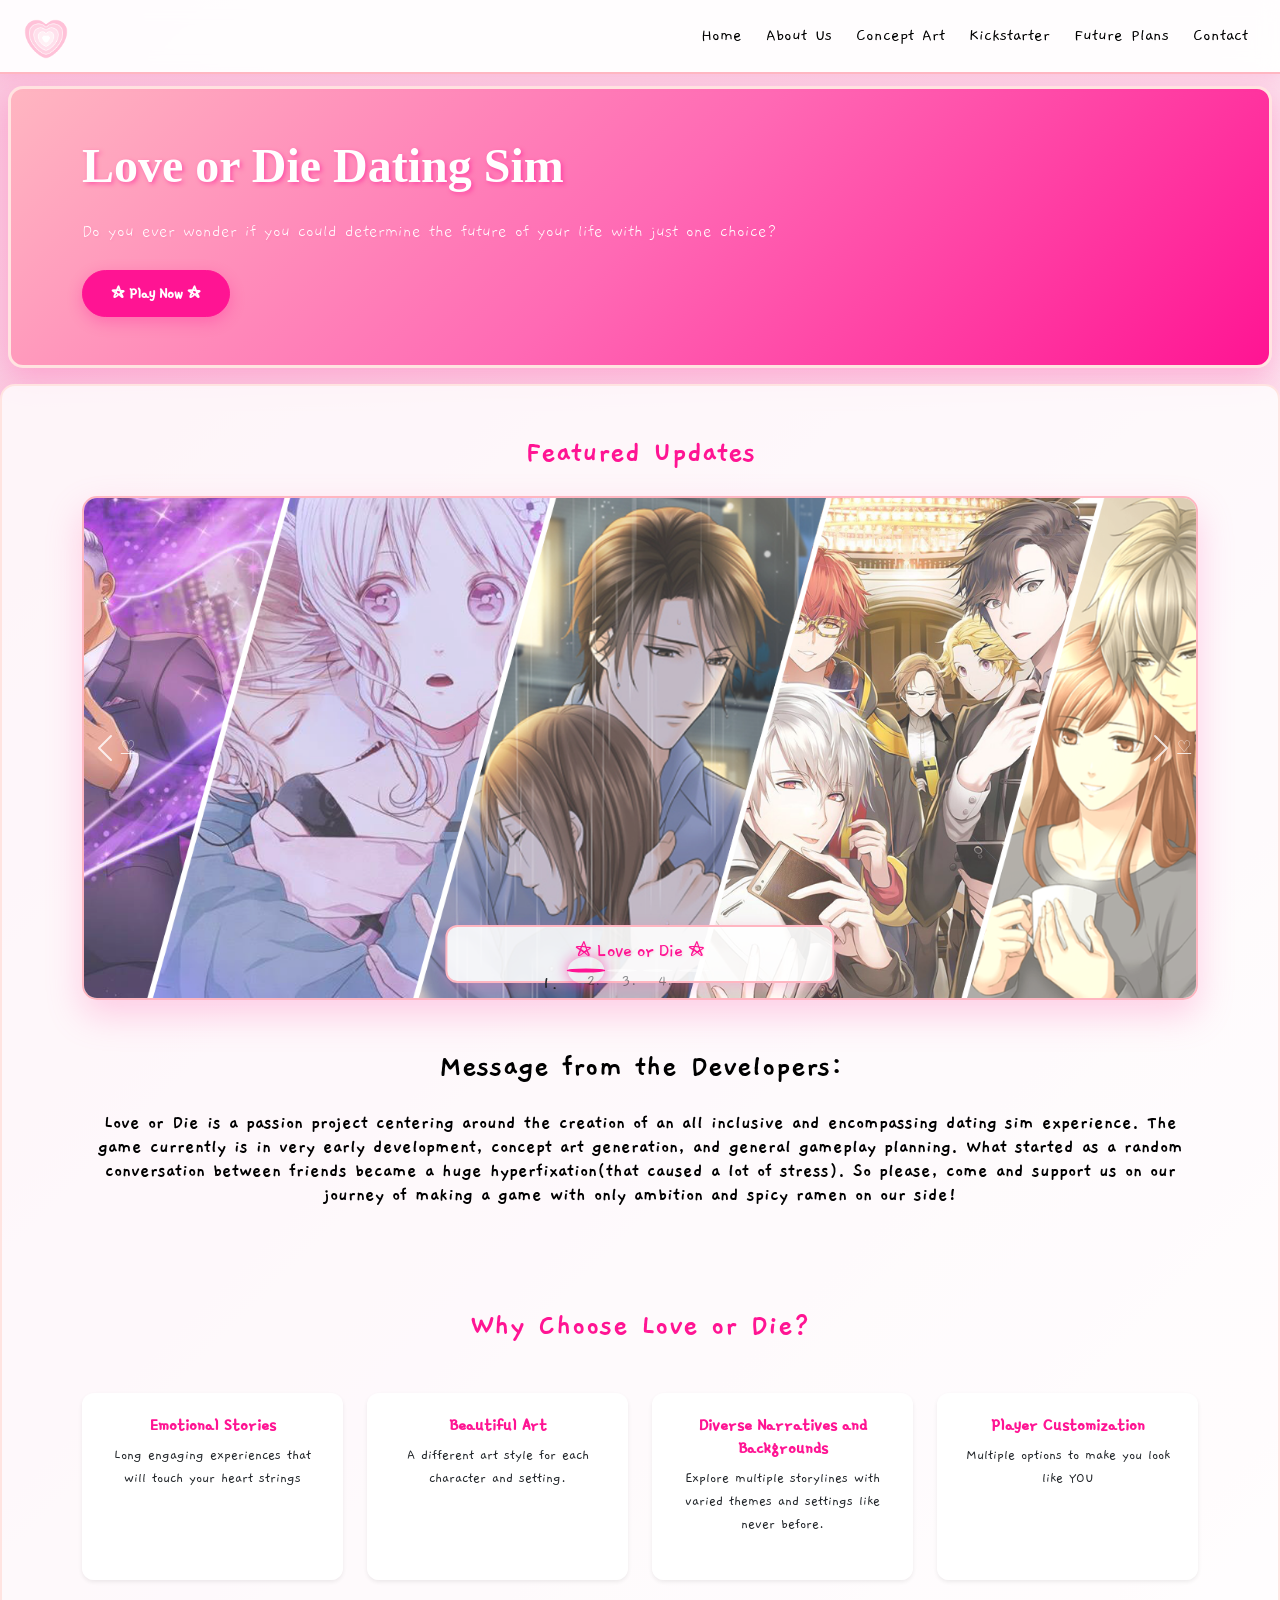
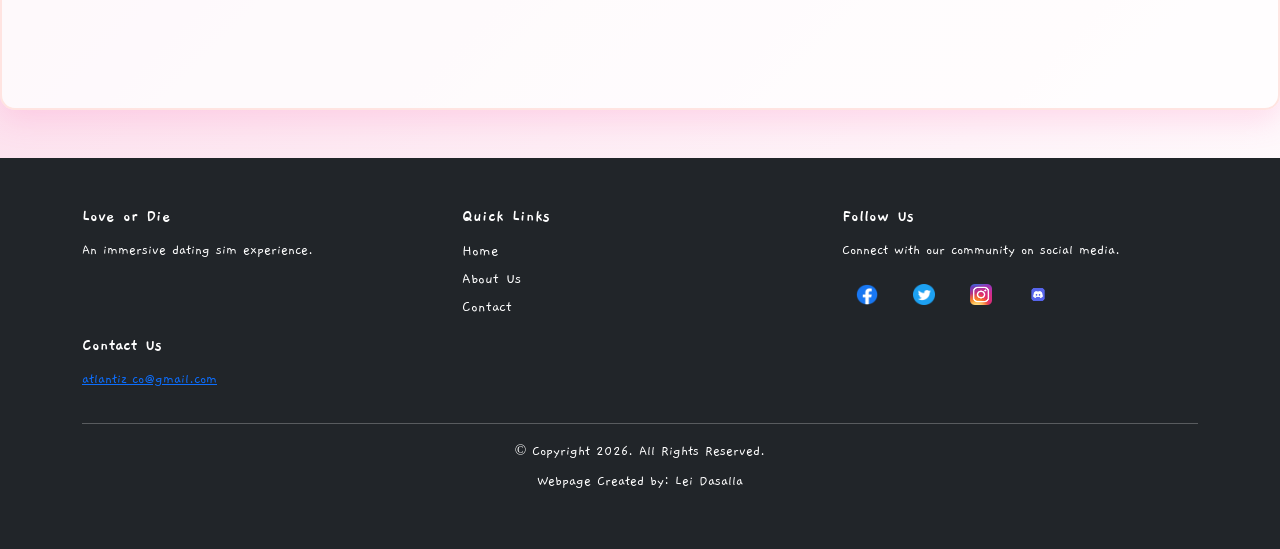
<file: index.html>
<!doctype html>
<!--
	Student Name: Lei Dasalla
	File Name: index.html
	Current Date: 04/27/2026
-->
<html lang="en">
  <head>
    <!-- Required meta tags -->
    <meta charset="utf-8">
    <meta name="viewport" content="width=device-width, initial-scale=1, shrink-to-fit=no">
    <link href="https://cdn.jsdelivr.net/npm/bootstrap@5.3.8/dist/css/bootstrap.min.css" rel="stylesheet" crossorigin="anonymous">
    <link href="css/styles.css" rel="stylesheet">
    <title>Love or Die | Home</title>

    <!-- Google Fonts -->
    <link rel="preconnect" href="https://fonts.googleapis.com">
    <link rel="preconnect" href="https://fonts.gstatic.com" crossorigin>
    <link href="https://fonts.googleapis.com/css2?family=B612:ital,wght@0,400;0,700;1,400;1,700&family=Bitcount+Prop+Double+Ink:wght@100..900&family=Crimson+Pro:ital,wght@0,200..900;1,200..900&family=DM+Serif+Display:ital@0;1&family=Emblema+One&family=Emilys+Candy&family=Gaegu&family=Gamja+Flower&family=Lora:ital,wght@0,400..700;1,400..700&family=PT+Sans:ital,wght@0,400;0,700;1,400;1,700&family=Playfair+Display:ital,wght@0,400..900;1,400..900&family=Roboto:ital,wght@0,100..900;1,100..900&display=swap" rel="stylesheet">
  </head>

  <body>
        <div id="splash-screen" class="splash-screen">
      <div class="splash-content">
        <img src="images/Pink_Heart_Transparent_PNG_Clip_Art_Image.png" alt="Love or Die logo" class="splash-logo">
        <h1>Love or Die</h1>
        <p>Opening the story...</p>
      </div>
    </div>

    <!-- Bootstrap Navigation bar -->
    <nav class="navbar navbar-expand-lg navbar-light sticky-top" role="navigation" aria-label="Main navigation">
      <div class="container-fluid ps-4 pe-4">
        <a class="navbar-brand" href="index.html" aria-label="Love or Die home">
          <img src="images/Pink_Heart_Transparent_PNG_Clip_Art_Image.png" alt="Love or Die logo" class="navbar-logo">
        </a>
         
        <!-- Hamburger menu -->
        <button class="navbar-toggler" type="button" data-bs-toggle="collapse" data-bs-target="#navbarMenu" aria-controls="navbarMenu" aria-expanded="false" aria-label="Toggle navigation">
            <span class="navbar-toggler-icon"></span>
        </button>
        
        <!-- Nav links -->
        <div class="collapse navbar-collapse" id="navbarMenu">
          <ul class="navbar-nav ms-auto">
            <li class="nav-item">
              <a class="nav-link text-black" href="index.html" aria-current="page">Home</a>
            </li>
            <li class="nav-item">
              <a class="nav-link text-black" href="aboutus.html">About Us</a>
            </li>
            <li class="nav-item">
              <a class="nav-link text-black" href="conceptart.html">Concept Art</a>
            </li>
            <li class="nav-item">
              <a class="nav-link text-black" href="kickstarter.html">Kickstarter</a>
            </li>    
            <li class="nav-item">
              <a class="nav-link text-black" href="futureplan.html">Future Plans</a>
            </li> 
            <li class="nav-item">
              <a class="nav-link text-black" href="contact.html">Contact</a>
            </li> 
          </ul>
        </div>  
      </div>
    </nav>
    
    <!-- Bootstrap Jumbotron -->
    <header class="jumbotron jumbotron-fluid">
          <div class="container py-2">
            <h1 class="display-3 fw-bold mb-4">Love or Die Dating Sim</h1>
            <p class="lead mb-4">Do you ever wonder if you could determine the future of your life with just one choice?</p>
            <a class="btn btn-primary btn-lg" role="button" href="#">&#9734 Play Now &#9734</a>
          </div>
    </header>
    
    <!-- Main Content Area -->
  <main class="container-fluid px-4 py-5">
    <div class="container">
      <!-- Featured Carousel -->
      <section class="mb-5">
        <h2 class="text-center mb-4 fw-bold text-pink">Featured Updates</h2>
        <div id="carouselpretty" class="carousel slide carousel-fade" data-bs-ride="carousel" data-bs-interval="3000" data-bs-pause="false">
          <ol class="carousel-indicators">
            <li data-bs-target="#carouselpretty" data-bs-slide-to="0" class="active"></li>
            <li data-bs-target="#carouselpretty" data-bs-slide-to="1"></li>
            <li data-bs-target="#carouselpretty" data-bs-slide-to="2"></li>
            <li data-bs-target="#carouselpretty" data-bs-slide-to="3"></li>
          </ol>
          <div class="carousel-inner">
            <div class="carousel-item active">
              <img class="d-block w-100" src="images/random_otome_pic.png" alt="First slide">
              <div class="carousel-caption d-none d-md-block">
                <h5>&#9734 Love or Die &#9734</h5>
                <p>Embark on a mysterious dating adventure</p>
              </div>
            </div>
            <div class="carousel-item">
              <img class="d-block w-100" src="images/school_building.png" alt="Second slide">
              <div class="carousel-caption d-none d-md-block">
                <h5>College Campus Filled with New Possibilities</h5>
                <p>&#119070 Find your destiny in unlikely places &#119070</p>
              </div>
            </div>
            <div class="carousel-item">
              <img class="d-block w-100" src="images/chinese_otome.png" alt="Third slide">
              <div class="carousel-caption d-none d-md-block">
                <h5>&#9982 New Settings Added Every New Chapter &#9982</h5>
                <p>New faces and storylines to explore</p>
              </div>
            </div>
            <div class="carousel-item">
              <img class="d-block w-100" src="images/Reines-Des-Fleurs-TITLE.png" alt="Fourth slide">
              <div class="carousel-caption d-none d-md-block">
                <h5>A Pair for Any</h5>
                <p>&#9825 Blossom into love with beautiful characters and unique personalities &#9825</p>
              </div>
            </div>
          </div>
          <a class="carousel-control-prev" href="#carouselpretty" role="button" data-bs-slide="prev">
            <span class="carousel-control-prev-icon" aria-hidden="true"></span>
            <span class="sr-only">&#9825</span>
          </a>
          <a class="carousel-control-next" href="#carouselpretty" role="button" data-bs-slide="next">
            <span class="carousel-control-next-icon" aria-hidden="true"></span>
            <span class="sr-only">&#9825</span>
          </a>
        </div>
      </section>

      <section class="mb-5">
        <h2 class="text-center mb-4 fw-bold text-black">Message from the Developers:</h2>
        <div class="list-group">
          <a href="#" class="text-decoration-none text-reset">
            <div class="d-flex w-100">
              <h5 class="mb-1 text-black fw-bold text-center">Love or Die is a passion project centering around the creation of an all inclusive and encompassing dating sim experience. The game currently is in very early development, concept art generation, and general gameplay planning. What started as a random conversation between friends became a huge hyperfixation(that caused a lot of stress). So please, come and support us on our journey of making a game with only ambition and spicy ramen on our side!</h5>
            </div>
        </a>
        </div>
      </section>

      <!-- Features Section with Cards -->
      <section class="py-5">
        <h2 class="text-center mb-5 fw-bold text-pink">Why Choose Love or Die?</h2>
        <div class="row g-4">
          <div class="col-md-6 col-lg-3">
            <div class="card h-100 border-0 shadow-sm hover-card">
              <div class="card-body text-center">
                <h5 class="card-title text-pink fw-bold">Emotional Stories</h5>
                <p class="card-text">Long engaging experiences that will touch your heart strings</p>
              </div>
            </div>
          </div>
          <div class="col-md-6 col-lg-3">
            <div class="card h-100 border-0 shadow-sm hover-card">
              <div class="card-body text-center">
                <h5 class="card-title text-pink fw-bold">Beautiful Art</h5>
                <p class="card-text">A different art style for each character and setting.</p>
              </div>
            </div>
          </div>
          <div class="col-md-6 col-lg-3">
            <div class="card h-100 border-0 shadow-sm hover-card">
              <div class="card-body text-center">
                <h5 class="card-title text-pink fw-bold">Diverse Narratives and Backgrounds</h5>
                <p class="card-text">Explore multiple storylines with varied themes and settings like never before.</p>
              </div>
            </div>
          </div>
          <div class="col-md-6 col-lg-3">
            <div class="card h-100 border-0 shadow-sm hover-card">
              <div class="card-body text-center">
                <h5 class="card-title text-pink fw-bold">Player Customization</h5>
                <p class="card-text">Multiple options to make you look like YOU</p>
              </div>
            </div>
          </div>
        </div>
      </section>
    </div>            
  </main>
    
    <!-- Footer -->
    <footer class="bg-dark text-white py-5 mt-5">
      <div class="container-fluid">
        <div class="container">
          <div class="row mb-4">
            <div class="col-md-4">
              <h5 class="fw-bold">Love or Die</h5>
              <p>An immersive dating sim experience.</p>
            </div>
            <div class="col-md-4">
              <h5 class="fw-bold">Quick Links</h5>
              <ul class="list-unstyled">
                <li><a href="index.html" class="text-white text-decoration-none">Home</a></li>
                <li><a href="aboutus.html" class="text-white text-decoration-none">About Us</a></li>
                <li><a href="contact.html" class="text-white text-decoration-none">Contact</a></li>
              </ul>
            </div>
            <div class="col-md-4">
                  <div class="social">
                    <h5 class="fw-bold">Follow Us</h5>
                    <p>Connect with our community on social media.</p>
                    <a href="https://www.facebook.com" target="_blank"><img src="images/facebook-logo.png" alt="Facebook logo"></a>
                    <a href="https://www.twitter.com" target="_blank"><img src="images/twitter-logo.png" alt="Twitter logo"></a>
                    <a href="https://www.instagram.com" target="_blank"><img src="images/Instagram_icon.png" alt="Instagram logo"></a>
                    <a href="https://www.discord.com" target="_blank"><img src="images/discord.png" alt="Discord logo"></a>
                  </div>
            </div>
            <div class="col-md-4">
              <h5 class="fw-bold">Contact Us</h5>
              <p><a href="mailto:atlantiz_co@gmail.com">atlantiz_co@gmail.com</a></p>
            </div>
          </div>
          <hr class="bg-white">
          <div class="text-center">
            <p>&copy; Copyright 2026. All Rights Reserved.</p>
            <p>Webpage Created by: Lei Dasalla</p>
          </div>
        </div>
      </div>
    </footer>  
    
        <!-- Page splash script: used https://www.youtube.com/watch?v=2ak37WrbSDg-->
    <script>
      window.addEventListener('load', function() {
        var splash = document.getElementById('splash-screen');
        if (splash) {
          splash.classList.add('splash-loaded');
          setTimeout(function() {
            splash.style.display = 'none';
          }, 900);
        }
      });
    </script>
    <script src="https://cdn.jsdelivr.net/npm/bootstrap@5.3.8/dist/js/bootstrap.bundle.min.js" crossorigin="anonymous"></script>
  </body>
</html>
</file>
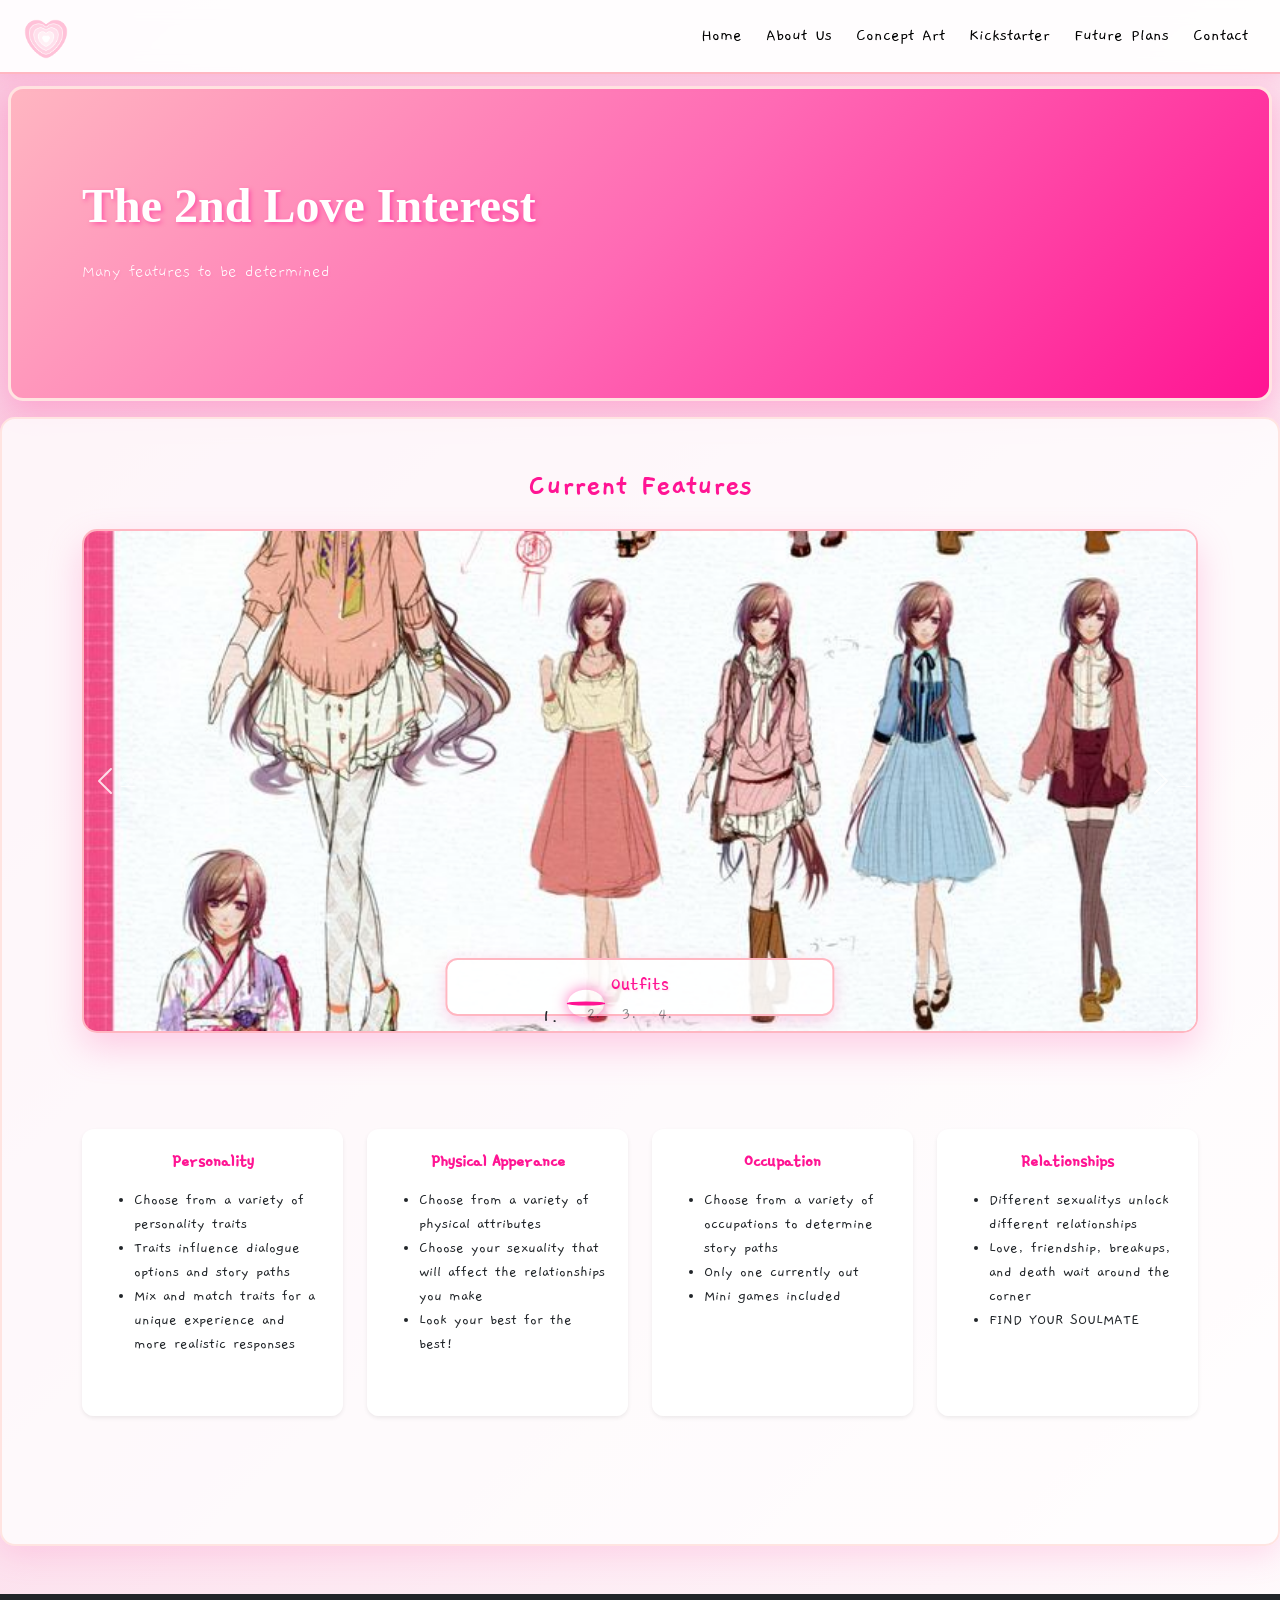
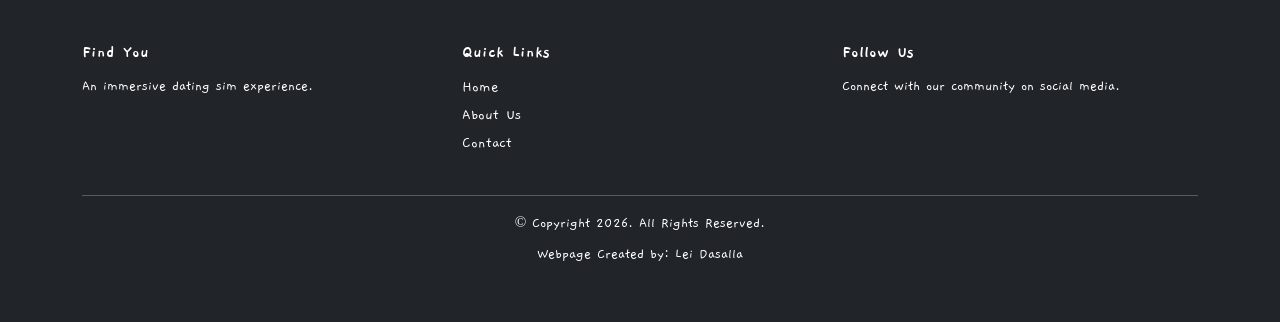
<file: 2ndloveinterest.html>
<!doctype html>
<!--
	Student Name: Lei Dasalla
	File Name: conceptart.html
	Current Date: 04/29/2026
-->
<html lang="en">
  <head>
    <!-- Required meta tags -->
    <meta charset="utf-8">
    <meta name="viewport" content="width=device-width, initial-scale=1, shrink-to-fit=no">
    <link href="https://cdn.jsdelivr.net/npm/bootstrap@5.3.8/dist/css/bootstrap.min.css" rel="stylesheet" crossorigin="anonymous">
    <link href="css/styles.css" rel="stylesheet">
    <title>Love or Die | 2nd Love Interest</title>

    <!-- Google Fonts -->
    <link rel="preconnect" href="https://fonts.googleapis.com">
    <link rel="preconnect" href="https://fonts.gstatic.com" crossorigin>
    <link href="https://fonts.googleapis.com/css2?family=B612:ital,wght@0,400;0,700;1,400;1,700&family=Bitcount+Prop+Double+Ink:wght@100..900&family=Crimson+Pro:ital,wght@0,200..900;1,200..900&family=DM+Serif+Display:ital@0;1&family=Emblema+One&family=Emilys+Candy&family=Gaegu&family=Gamja+Flower&family=Lora:ital,wght@0,400..700;1,400..700&family=PT+Sans:ital,wght@0,400;0,700;1,400;1,700&family=Playfair+Display:ital,wght@0,400..900;1,400..900&family=Roboto:ital,wght@0,100..900;1,100..900&display=swap" rel="stylesheet">
  </head>

  <body>
    <div id="splash-screen" class="splash-screen">
      <div class="splash-content">
        <img src="images/Pink_Heart_Transparent_PNG_Clip_Art_Image.png" alt="Love or Die logo" class="splash-logo">
        <h1>Love or Die</h1>
        <p>Opening the story...</p>
      </div>
    </div>
    <!-- Bootstrap Navigation bar -->
    <nav class="navbar navbar-expand-lg navbar-light sticky-top" role="navigation" aria-label="Main navigation">
      <div class="container-fluid ps-4 pe-4">
        <a class="navbar-brand" href="index.html" aria-label="Love or Die home">
          <img src="images/Pink_Heart_Transparent_PNG_Clip_Art_Image.png" alt="Love or Die logo" class="navbar-logo">
        </a>
         
        <!-- Hamburger menu -->
        <button class="navbar-toggler" type="button" data-bs-toggle="collapse" data-bs-target="#navbarMenu" aria-controls="navbarMenu" aria-expanded="false" aria-label="Toggle navigation">
            <span class="navbar-toggler-icon"></span>
        </button>
        
        <!-- Nav links -->
        <div class="collapse navbar-collapse" id="navbarMenu">
          <ul class="navbar-nav ms-auto">
            <li class="nav-item">
              <a class="nav-link text-black" href="index.html">Home</a>
            </li>
            <li class="nav-item">
              <a class="nav-link text-black" href="aboutus.html">About Us</a>
            </li>
            <li class="nav-item">
              <a class="nav-link text-black" href="conceptart.html" aria-current="page">Concept Art</a>
            </li>
            <li class="nav-item">
              <a class="nav-link text-black" href="kickstarter.html">Kickstarter</a>
            </li>    
            <li class="nav-item">
              <a class="nav-link text-black" href="futureplan.html">Future Plans</a>
            </li> 
            <li class="nav-item">
              <a class="nav-link text-black" href="contact.html">Contact</a>
            </li> 
          </ul>
        </div>  
      </div>
    </nav>
    
    <!-- Page Header -->
    <header class="jumbotron jumbotron-fluid">
      <div class="container py-5">
        <h1 class="display-3 fw-bold mb-4">The 2nd Love Interest</h1>
        <p class="lead mb-4">Many features to be determined</p>
      </div>
    </header>
    
    <!-- Main Content Area -->
  <main class="container-fluid px-4 py-5">
    <div class="container">
      <!-- Featured Carousel -->
      <section class="mb-5">
        <h2 class="text-center mb-4 fw-bold text-pink">Current Features</h2>
        <div id="carouselpretty" class="carousel slide carousel-fade" data-bs-ride="carousel" data-bs-interval="3000" data-bs-pause="false">
          <ol class="carousel-indicators">
            <li data-bs-target="#carouselpretty" data-bs-slide-to="0" class="active"></li>
            <li data-bs-target="#carouselpretty" data-bs-slide-to="1"></li>
            <li data-bs-target="#carouselpretty" data-bs-slide-to="2"></li>
            <li data-bs-target="#carouselpretty" data-bs-slide-to="3"></li>
          </ol>
          <div class="carousel-inner">
            <div class="carousel-item active">
              <img class="d-block w-100" src="images/outfits.jpg" alt="First slide">
              <div class="carousel-caption d-none d-md-block">
                <h5>Outfits</h5>
                <p>Multiple outfits for different events</p>
              </div>
            </div>
            <div class="carousel-item">
              <img class="d-block w-100" src="images/themes.png" alt="Second slide">
              <div class="carousel-caption d-none d-md-block">
                <h5>Themes</h5>
                <p>Chooseable themes for each story: Creating the perfect you</p>
              </div>
            </div>
            <div class="carousel-item">
              <img class="d-block w-100" src="images/chinese_otome.png" alt="Third slide">
              <div class="carousel-caption d-none d-md-block">
                <h5>Face Customization</h5>
                <p>Personalize the person you want to become</p>
              </div>
            </div>
            <div class="carousel-item">
              <img class="d-block w-100" src="images/Reines-Des-Fleurs-TITLE.png" alt="Fourth slide">
              <div class="carousel-caption d-none d-md-block">
                <h5>Average/Vague Background</h5>
                <p>Vague background to be filled in during each story</p>
              </div>
            </div>
          </div>
          <a class="carousel-control-prev" href="#carouselpretty" role="button" data-bs-slide="prev">
            <span class="carousel-control-prev-icon" aria-hidden="true"></span>
            <span class="sr-only">&#9825</span>
          </a>
          <a class="carousel-control-next" href="#carouselpretty" role="button" data-bs-slide="next">
            <span class="carousel-control-next-icon" aria-hidden="true"></span>
            <span class="sr-only">&#9825</span>
          </a>
        </div>
      </section>

      <!-- Features Section with Cards -->
      <section class="py-5">
        <div class="row g-4">
          <div class="col-md-6 col-lg-3">
            <div class="card h-100 border-0 shadow-sm hover-card">
              <div class="card-body text-center">
                <h5 class="card-title text-pink fw-bold">Personality</h5>
                <p class="card-text">
                    <ul class="text-start">
                        <li>Choose from a variety of personality traits</li>
                        <li>Traits influence dialogue options and story paths</li>
                        <li>Mix and match traits for a unique experience and more realistic responses</li>
                    </ul>
                </p>
              </div>
            </div>
          </div>
          <div class="col-md-6 col-lg-3">
            <div class="card h-100 border-0 shadow-sm hover-card">
              <div class="card-body text-center">
                <h5 class="card-title text-pink fw-bold">Physical Apperance</h5>
                <p class="card-text">
                    <ul class="text-start">
                        <li>Choose from a variety of physical attributes</li>
                        <li>Choose your sexuality that will affect the relationships you make</li>
                        <li>Look your best for the best!</li>
                    </ul>
                </p>
              </div>
            </div>
          </div>
          <div class="col-md-6 col-lg-3">
            <div class="card h-100 border-0 shadow-sm hover-card">
              <div class="card-body text-center">
                <h5 class="card-title text-pink fw-bold">Occupation</h5>
                <p class="card-text">
                    <ul class="text-start">
                        <li>Choose from a variety of occupations to determine story paths</li>
                        <li>Only one currently out</li>
                        <li>Mini games included</li>
                    </ul>
                </p>
              </div>
            </div>
          </div>
          <div class="col-md-6 col-lg-3">
            <div class="card h-100 border-0 shadow-sm hover-card">
              <div class="card-body text-center">
                <h5 class="card-title text-pink fw-bold">Relationships</h5>
                <p class="card-text">
                    <ul class="text-start">
                        <li>Different sexualitys unlock different relationships</li>
                        <li>Love, friendship, breakups, and death wait around the corner</li>
                        <li>FIND YOUR SOULMATE</li>
                    </ul>
                </p>
              </div>
            </div>
          </div>
        </div>
      </section>
    </div>            
  </main>
    
    <!-- Footer -->
    <footer class="bg-dark text-white py-5 mt-5">
      <div class="container-fluid">
        <div class="container">
          <div class="row mb-4">
            <div class="col-md-4">
              <h5 class="fw-bold">Find You</h5>
              <p>An immersive dating sim experience.</p>
            </div>
            <div class="col-md-4">
              <h5 class="fw-bold">Quick Links</h5>
              <ul class="list-unstyled">
                <li><a href="#" class="text-white text-decoration-none">Home</a></li>
                <li><a href="#" class="text-white text-decoration-none">About Us</a></li>
                <li><a href="#" class="text-white text-decoration-none">Contact</a></li>
              </ul>
            </div>
            <div class="col-md-4">
              <h5 class="fw-bold">Follow Us</h5>
              <p>Connect with our community on social media.</p>
            </div>
          </div>
          <hr class="bg-white">
          <div class="text-center">
            <p>&copy; Copyright 2026. All Rights Reserved.</p>
            <p>Webpage Created by: Lei Dasalla</p>
          </div>
        </div>
      </div>
    </footer>  
    

        <!-- Page splash script: used https://www.youtube.com/watch?v=2ak37WrbSDg-->
    <script>
      window.addEventListener('load', function() {
        var splash = document.getElementById('splash-screen');
        if (splash) {
          splash.classList.add('splash-loaded');
          setTimeout(function() {
            splash.style.display = 'none';
          }, 900);
        }
      });
    </script>
    <script src="https://cdn.jsdelivr.net/npm/bootstrap@5.3.8/dist/js/bootstrap.bundle.min.js" crossorigin="anonymous"></script>
  </body>
</html>
</file>
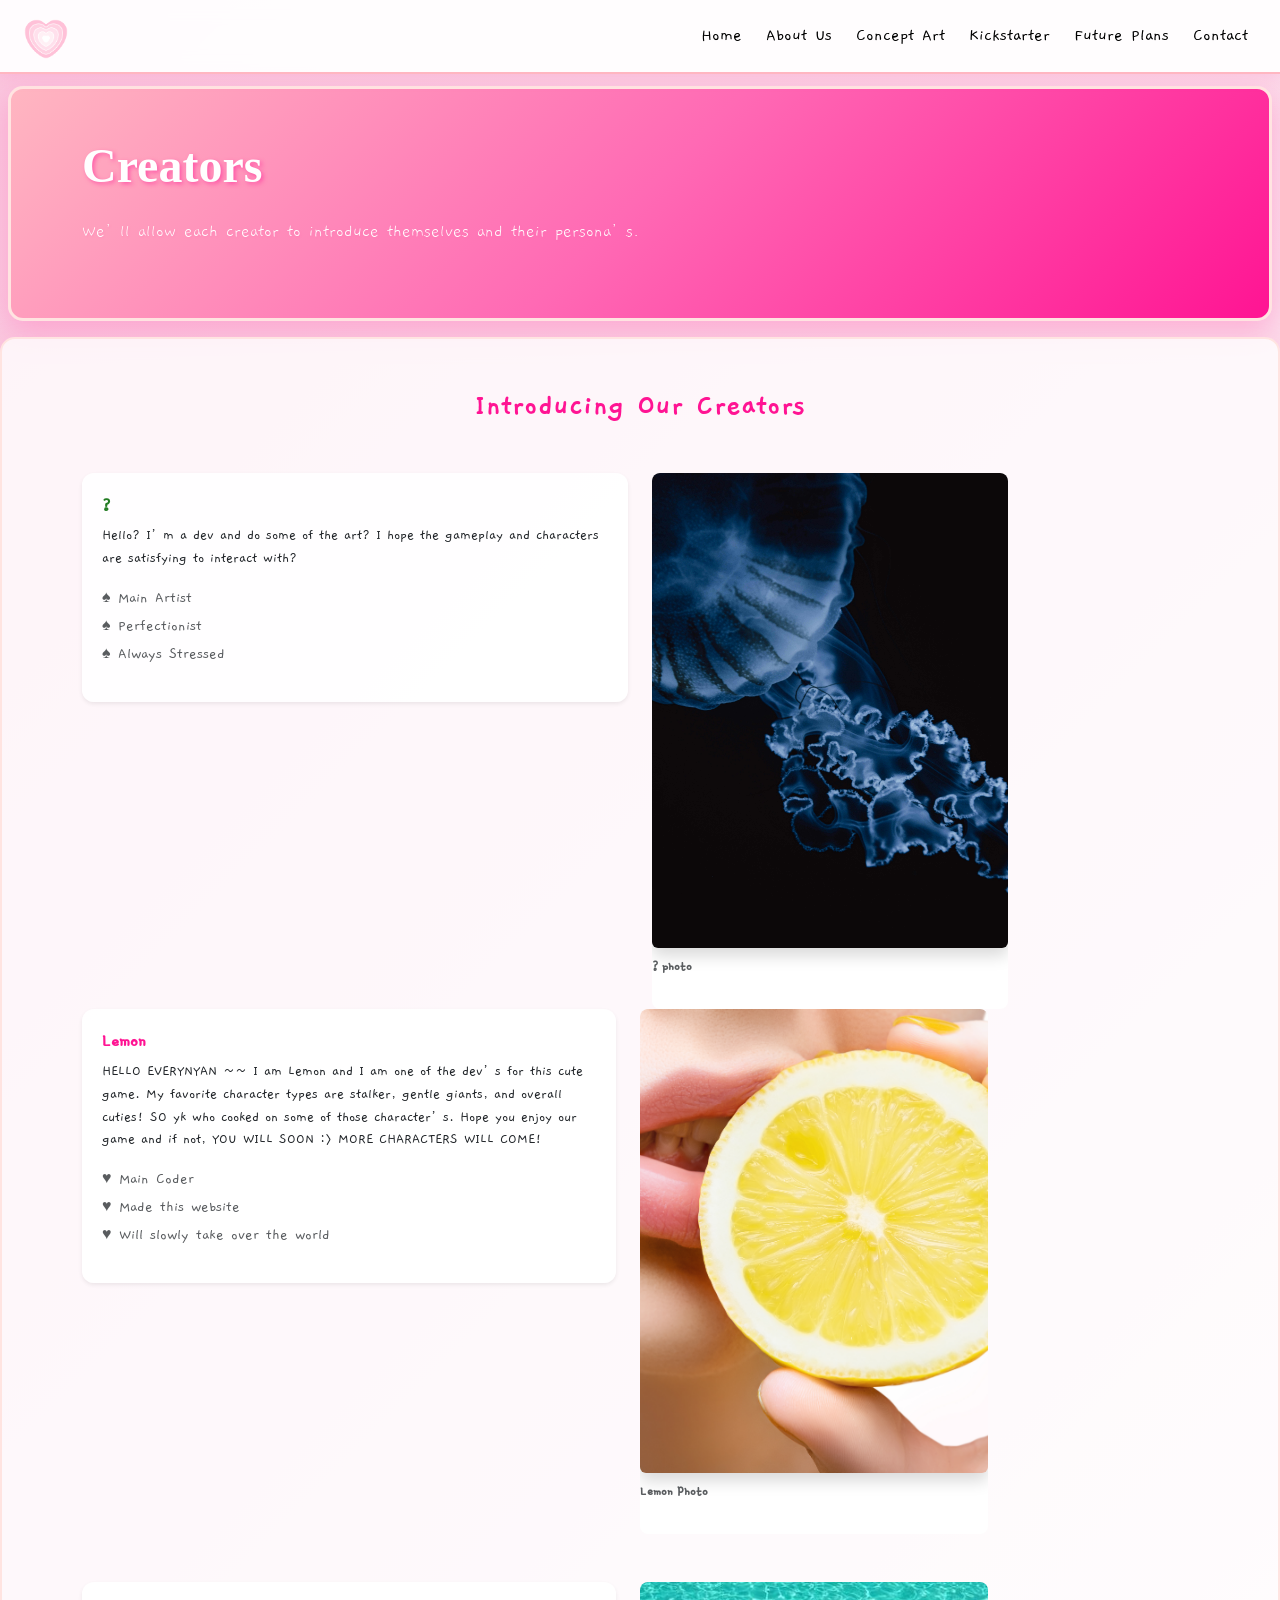
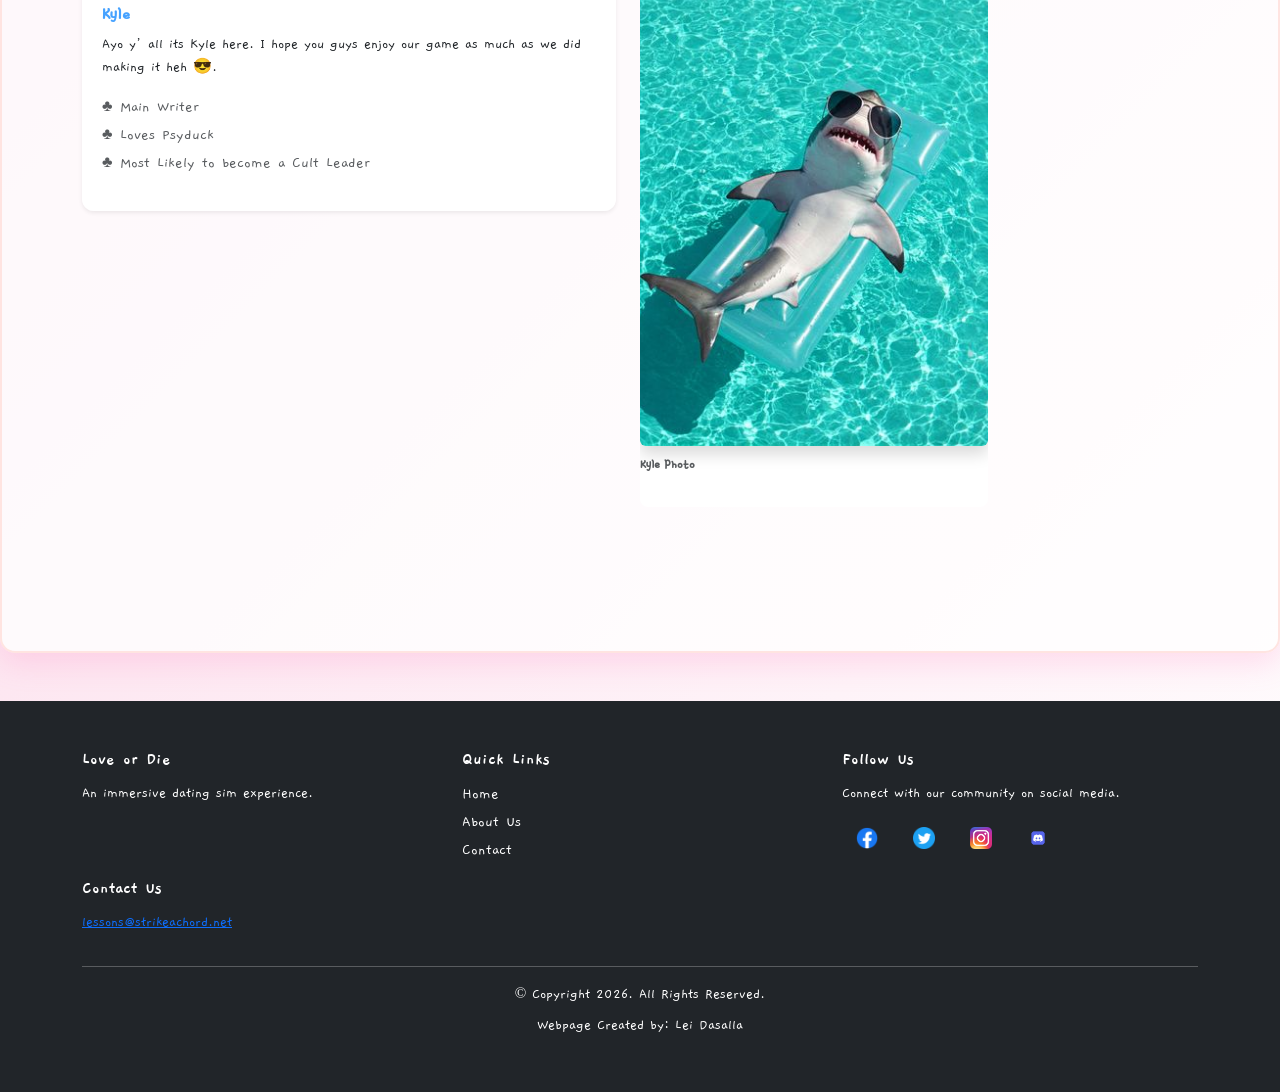
<file: aboutus.html>
<!doctype html>
<!--
	Student Name: Lei Dasalla
	File Name: index.html
	Current Date: 04/27/2026
-->
<html lang="en">
  <head>
    <!-- Required meta tags -->
    <meta charset="utf-8">
    <meta name="viewport" content="width=device-width, initial-scale=1, shrink-to-fit=no">
    <link href="https://cdn.jsdelivr.net/npm/bootstrap@5.3.8/dist/css/bootstrap.min.css" rel="stylesheet" crossorigin="anonymous">
    <link href="css/styles.css" rel="stylesheet">
    <title>Love or Die | About Us</title>

    <!-- Google Fonts -->
    <link rel="preconnect" href="https://fonts.googleapis.com">
    <link rel="preconnect" href="https://fonts.gstatic.com" crossorigin>
    <link href="https://fonts.googleapis.com/css2?family=B612:ital,wght@0,400;0,700;1,400;1,700&family=Bitcount+Prop+Double+Ink:wght@100..900&family=Crimson+Pro:ital,wght@0,200..900;1,200..900&family=DM+Serif+Display:ital@0;1&family=Emblema+One&family=Emilys+Candy&family=Gaegu&family=Gamja+Flower&family=Lora:ital,wght@0,400..700;1,400..700&family=PT+Sans:ital,wght@0,400;0,700;1,400;1,700&family=Playfair+Display:ital,wght@0,400..900;1,400..900&family=Roboto:ital,wght@0,100..900;1,100..900&display=swap" rel="stylesheet">
  </head>

  <body>
    <div id="splash-screen" class="splash-screen">
      <div class="splash-content">
        <img src="images/Pink_Heart_Transparent_PNG_Clip_Art_Image.png" alt="Love or Die logo" class="splash-logo">
        <h1>Love or Die</h1>
        <p>Opening the story...</p>
      </div>
    </div>
    <!-- Bootstrap Navigation bar -->
    <nav class="navbar navbar-expand-lg navbar-light sticky-top" role="navigation" aria-label="Main navigation">
      <div class="container-fluid ps-4 pe-4">
        <a class="navbar-brand" href="index.html" aria-label="Love or Die home">
          <img src="images/Pink_Heart_Transparent_PNG_Clip_Art_Image.png" alt="Love or Die logo" class="navbar-logo">
        </a>
         
        <!-- Hamburger menu -->
        <button class="navbar-toggler" type="button" data-bs-toggle="collapse" data-bs-target="#navbarMenu" aria-controls="navbarMenu" aria-expanded="false" aria-label="Toggle navigation">
            <span class="navbar-toggler-icon"></span>
        </button>
        
        <!-- Nav links -->
        <div class="collapse navbar-collapse" id="navbarMenu">
          <ul class="navbar-nav ms-auto">
            <li class="nav-item">
              <a class="nav-link text-black" href="index.html">Home</a>
            </li>
            <li class="nav-item">
              <a class="nav-link text-black" href="aboutus.html" aria-current="page">About Us</a>
            </li>
            <li class="nav-item">
              <a class="nav-link text-black" href="conceptart.html">Concept Art</a>
            </li>
            <li class="nav-item">
              <a class="nav-link text-black" href="kickstarter.html">Kickstarter</a>
            </li>    
            <li class="nav-item">
              <a class="nav-link text-black" href="futureplan.html">Future Plans</a>
            </li> 
            <li class="nav-item">
              <a class="nav-link text-black" href="contact.html">Contact</a>
            </li> 
          </ul>
        </div>  
      </div>
    </nav>
    
    <!-- Bootstrap Jumbotron -->
    <header class="jumbotron jumbotron-fluid">
          <div class="container py-2">
            <h1 class="display-3 fw-bold mb-4">Creators</h1>
            <p class="lead mb-4">We’ll allow each creator to introduce themselves and their persona’s.</p>
          </div>
    </header>
    
    <!-- Main Content Area -->
    <main class="container-fluid px-4 py-5" role="main">
      <div class="container">
        <section class="mb-5">
          <h2 class="text-center mb-5 fw-bold text-pink">Introducing Our Creators</h2>
          <div class="timeline">
            <div class="row mb-5">
                <div class="col-md-6">
                <div class="card border-0 shadow-sm">
                  <div class="card-body">
                    <h3 class="card-title text-green fw-bold">?</h3>
                    <p class="card-text">Hello? I’m a dev and do some of the art? I hope the gameplay and characters are satisfying to interact with?</p>
                    <ul class="list-unstyled text-muted">
                      <li>&#9824 Main Artist</li>
                      <li>&#9824 Perfectionist</li>
                      <li>&#9824 Always Stressed</li>
                    </ul>
                    </div>
                </div>
                    </div>
                    <div class="col-md-4">
                <figure class="figure w-100">
                    <img src="images/jelyfish.jpg" class="figure-img img-fluid rounded shadow" alt="blue jellyfish representing creators persona">
                    <figcaption class="figure-caption">? photo</figcaption>
                </figure>
            </div>
            <div class="row mb-5">
                <div class="col-md-6">
                <div class="card border-0 shadow-sm">
                  <div class="card-body">
                    <h3 class="card-title text-pink fw-bold">Lemon</h3>
                    <p class="card-text">HELLO EVERYNYAN ~~ I am Lemon and I am one of the dev’s for this cute game. My favorite character types are stalker, gentle giants, and overall cuties! SO yk who cooked on some of those character’s. Hope you enjoy our game and if not, YOU WILL SOON :> MORE CHARACTERS WILL COME!</p>
                    <ul class="list-unstyled text-muted">
                      <li>&#9829 Main Coder</li>
                      <li>&#9829 Made this website</li>
                      <li>&#9829 Will slowly take over the world</li>
                    </ul>
                  </div>
                </div>
                </div>
                <div class="col-md-4">
                <figure class="figure w-100">
                    <img src="images/lemon.jpg" class="figure-img img-fluid rounded shadow" alt="lemon with lips on it representing creators persona">
                    <figcaption class="figure-caption">Lemon Photo</figcaption>
                </figure>
            </div>
                </div>
                <div class="row mb-5">
                <div class="col-md-6">
                <div class="card border-0 shadow-sm">
                  <div class="card-body">
                    <h3 class="card-title text-blue fw-bold">Kyle</h3>
                    <p class="card-text">Ayo y’all its Kyle here. I hope you guys enjoy our game as much as we did making it heh &#128526.</p>
                    <ul class="list-unstyled text-muted">
                      <li>&#9827 Main Writer</li>
                      <li>&#9827 Loves Psyduck</li>
                      <li>&#9827 Most Likely to become a Cult Leader</li>
                    </ul>
                  </div>
                  </div>
                </div>
                  <div class="col-md-4">
                <figure class="figure w-100">
                    <img src="images/shark.jpg" class="figure-img img-fluid rounded shadow" alt="shark representing creators persona">
                    <figcaption class="figure-caption">Kyle Photo</figcaption>
                </figure>
            </div>
                  </div>
              </div>
              </div>
            </div>
        </section>       
  </main>
    
    <!-- Footer -->
    <footer class="bg-dark text-white py-5 mt-5">
      <div class="container-fluid">
        <div class="container">
          <div class="row mb-4">
            <div class="col-md-4">
              <h5 class="fw-bold">Love or Die</h5>
              <p>An immersive dating sim experience.</p>
            </div>
            <div class="col-md-4">
              <h5 class="fw-bold">Quick Links</h5>
              <ul class="list-unstyled">
                <li><a href="index.html" class="text-white text-decoration-none">Home</a></li>
                <li><a href="aboutus.html" class="text-white text-decoration-none">About Us</a></li>
                <li><a href="contact.html" class="text-white text-decoration-none">Contact</a></li>
              </ul>
            </div>
            <div class="col-md-4">
                  <div class="social">
                    <h5 class="fw-bold">Follow Us</h5>
                    <p>Connect with our community on social media.</p>
                    <a href="https://www.facebook.com" target="_blank"><img src="images/facebook-logo.png" alt="Facebook logo"></a>
                    <a href="https://www.twitter.com" target="_blank"><img src="images/twitter-logo.png" alt="Twitter logo"></a>
                    <a href="https://www.instagram.com" target="_blank"><img src="images/Instagram_icon.png" alt="Instagram logo"></a>
                    <a href="https://www.discord.com" target="_blank"><img src="images/discord.png" alt="Discord logo"></a>
                  </div>
            </div>
            <div class="col-md-4">
              <h5 class="fw-bold">Contact Us</h5>
              <p><a href="mailto:lessons@strikeachord.net">lessons@strikeachord.net</a></p>
            </div>
          </div>
          <hr class="bg-white">
          <div class="text-center">
            <p>&copy; Copyright 2026. All Rights Reserved.</p>
            <p>Webpage Created by: Lei Dasalla</p>
          </div>
        </div>
      </div>
    </footer>
    
    <!-- Page splash script: used https://www.youtube.com/watch?v=2ak37WrbSDg-->
    <script>
      window.addEventListener('load', function() {
        var splash = document.getElementById('splash-screen');
        if (splash) {
          splash.classList.add('splash-loaded');
          setTimeout(function() {
            splash.style.display = 'none';
          }, 900);
        }
      });
    </script>
    <script src="https://cdn.jsdelivr.net/npm/bootstrap@5.3.8/dist/js/bootstrap.bundle.min.js" crossorigin="anonymous"></script>
  </body>
</html>
</file>
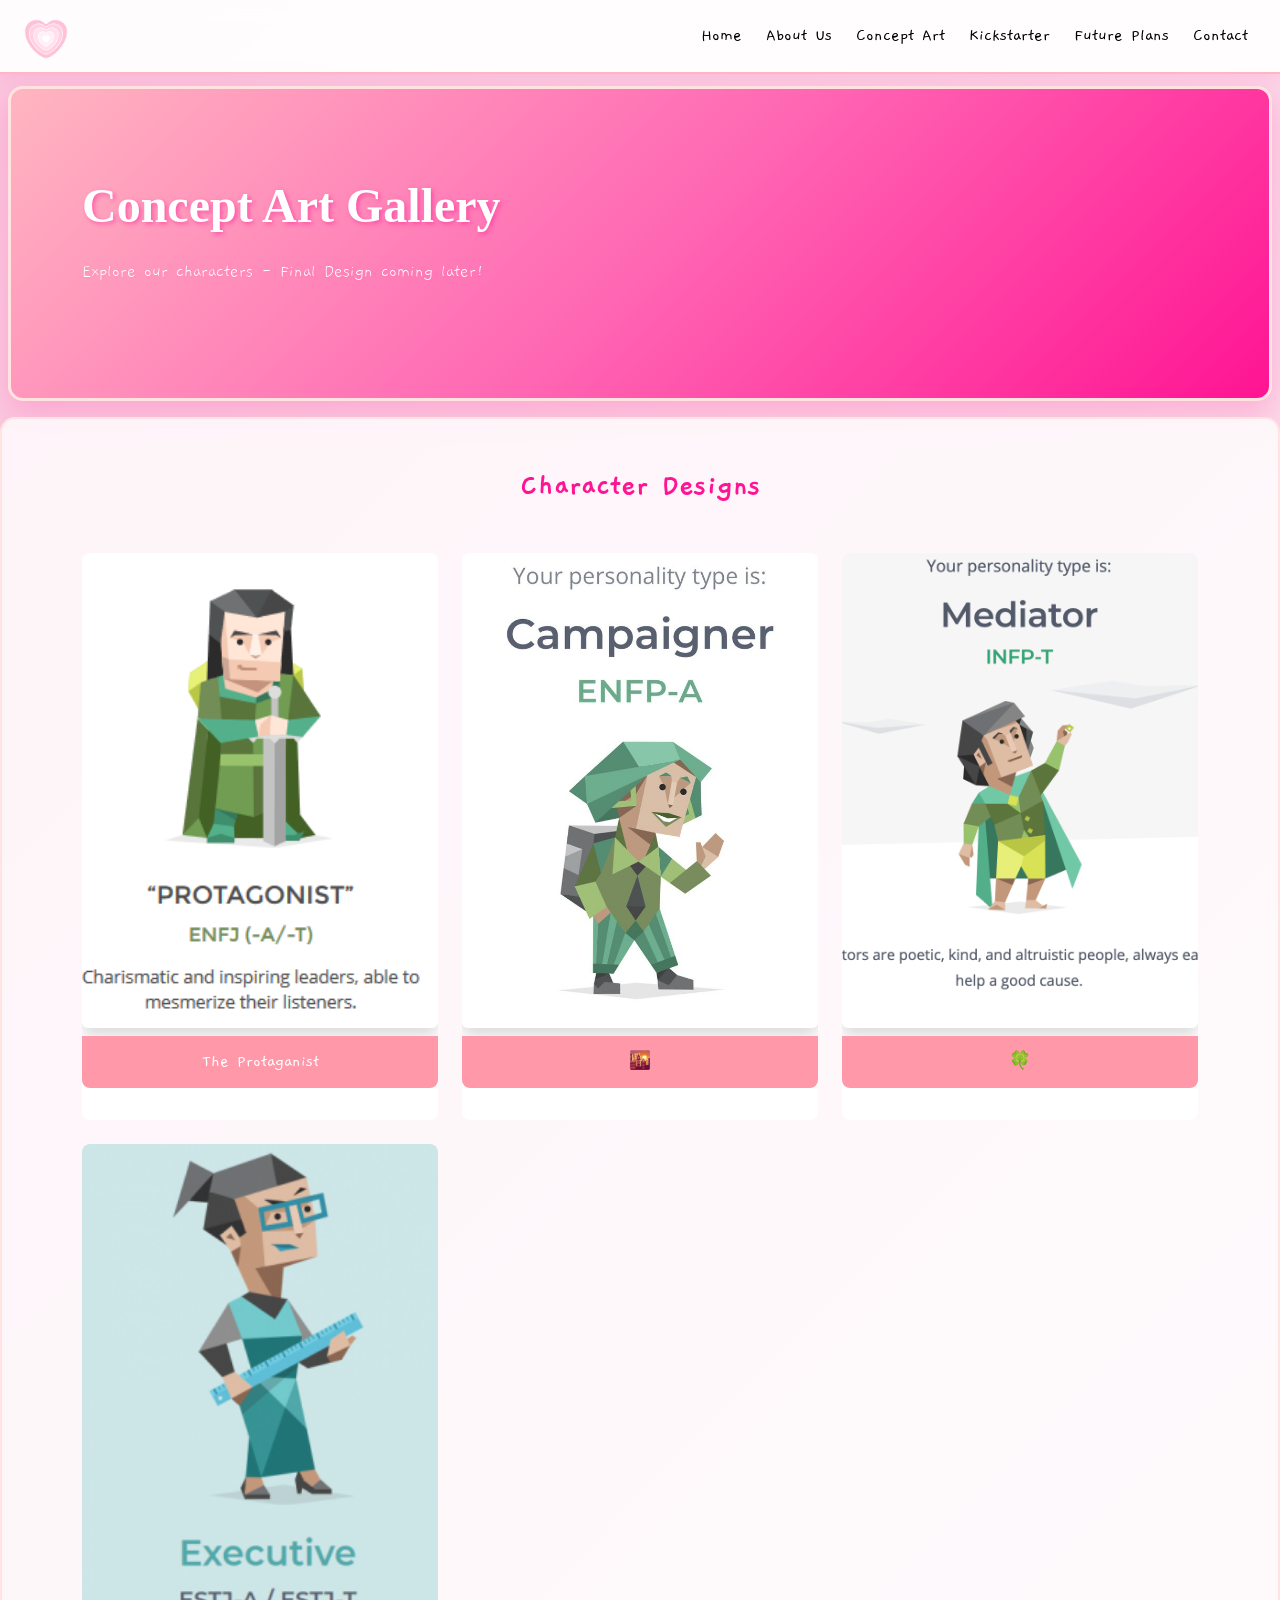
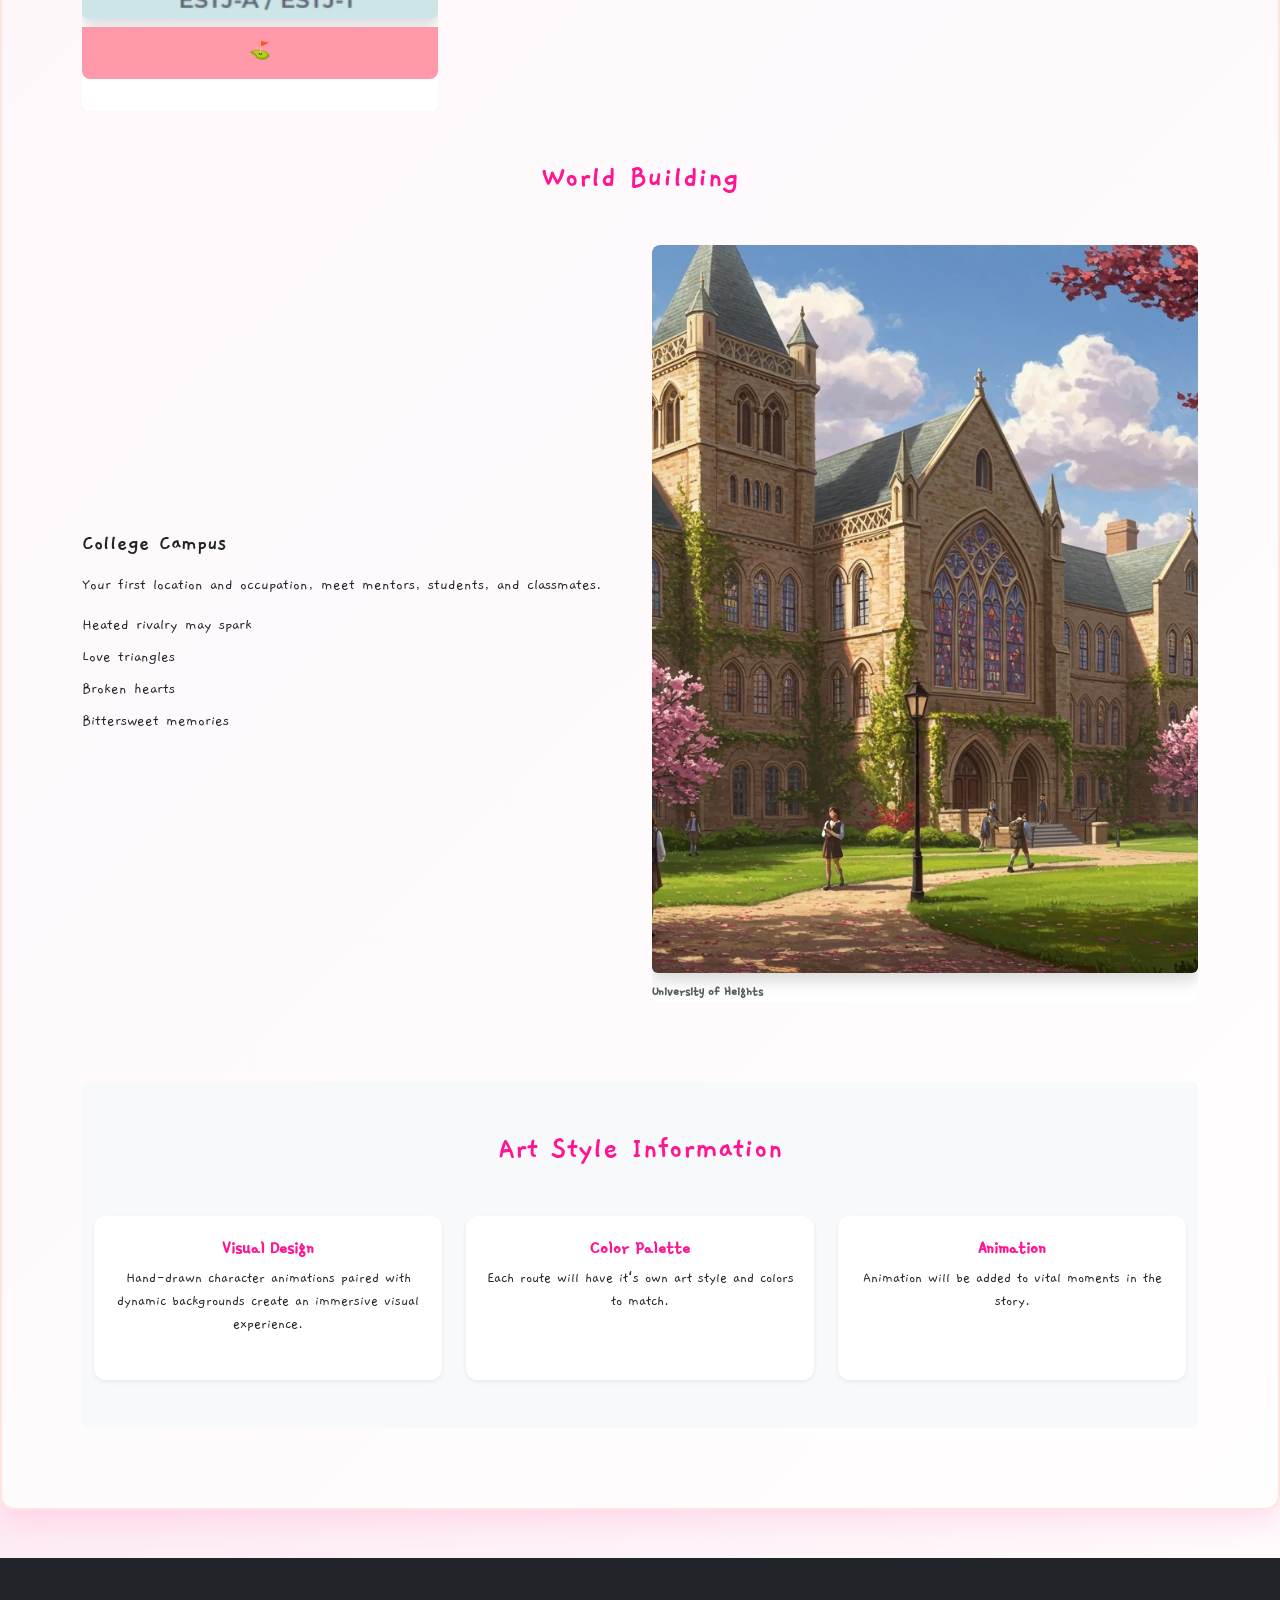
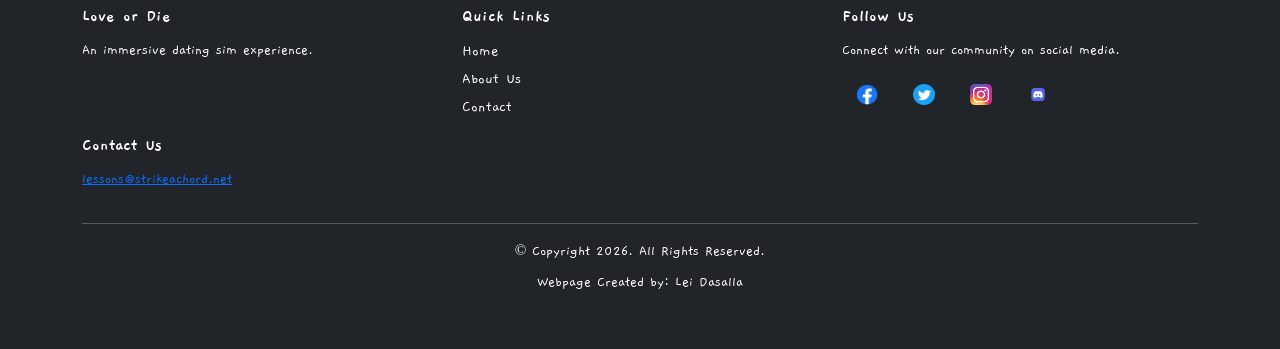
<file: conceptart.html>
<!doctype html>
<!--
	Student Name: Lei Dasalla
	File Name: conceptart.html
	Current Date: 04/29/2026
-->
<html lang="en">
  <head>
    <!-- Required meta tags -->
    <meta charset="utf-8">
    <meta name="viewport" content="width=device-width, initial-scale=1, shrink-to-fit=no">
    <link href="https://cdn.jsdelivr.net/npm/bootstrap@5.3.8/dist/css/bootstrap.min.css" rel="stylesheet" crossorigin="anonymous">
    <link href="css/styles.css" rel="stylesheet">
    <title>Love or Die | Concept Art</title>

    <!-- Google Fonts -->
    <link rel="preconnect" href="https://fonts.googleapis.com">
    <link rel="preconnect" href="https://fonts.gstatic.com" crossorigin>
    <link href="https://fonts.googleapis.com/css2?family=B612:ital,wght@0,400;0,700;1,400;1,700&family=Bitcount+Prop+Double+Ink:wght@100..900&family=Crimson+Pro:ital,wght@0,200..900;1,200..900&family=DM+Serif+Display:ital@0;1&family=Emblema+One&family=Emilys+Candy&family=Gaegu&family=Gamja+Flower&family=Lora:ital,wght@0,400..700;1,400..700&family=PT+Sans:ital,wght@0,400;0,700;1,400;1,700&family=Playfair+Display:ital,wght@0,400..900;1,400..900&family=Roboto:ital,wght@0,100..900;1,100..900&display=swap" rel="stylesheet">
  </head>

  <body>
        <div id="splash-screen" class="splash-screen">
      <div class="splash-content">
        <img src="images/Pink_Heart_Transparent_PNG_Clip_Art_Image.png" alt="Love or Die logo" class="splash-logo">
        <h1>Love or Die</h1>
        <p>Opening the story...</p>
      </div>
    </div>
    <!-- Bootstrap Navigation bar -->
    <nav class="navbar navbar-expand-lg navbar-light sticky-top" role="navigation" aria-label="Main navigation">
      <div class="container-fluid ps-4 pe-4">
        <a class="navbar-brand" href="index.html" aria-label="Love or Die home">
          <img src="images/Pink_Heart_Transparent_PNG_Clip_Art_Image.png" alt="Love or Die logo" class="navbar-logo">
        </a>
         
        <!-- Hamburger menu -->
        <button class="navbar-toggler" type="button" data-bs-toggle="collapse" data-bs-target="#navbarMenu" aria-controls="navbarMenu" aria-expanded="false" aria-label="Toggle navigation">
            <span class="navbar-toggler-icon"></span>
        </button>
        
        <!-- Nav links -->
        <div class="collapse navbar-collapse" id="navbarMenu">
          <ul class="navbar-nav ms-auto">
            <li class="nav-item">
              <a class="nav-link text-black" href="index.html">Home</a>
            </li>
            <li class="nav-item">
              <a class="nav-link text-black" href="aboutus.html">About Us</a>
            </li>
            <li class="nav-item">
              <a class="nav-link text-black" href="conceptart.html" aria-current="page">Concept Art</a>
            </li>
            <li class="nav-item">
              <a class="nav-link text-black" href="kickstarter.html">Kickstarter</a>
            </li>    
            <li class="nav-item">
              <a class="nav-link text-black" href="futureplan.html">Future Plans</a>
            </li> 
            <li class="nav-item">
              <a class="nav-link text-black" href="contact.html">Contact</a>
            </li> 
          </ul>
        </div>  
      </div>
    </nav>
    
    <!-- Page Header -->
    <header class="jumbotron jumbotron-fluid">
      <div class="container py-5">
        <h1 class="display-3 fw-bold mb-4">Concept Art Gallery</h1>
        <p class="lead mb-4">Explore our characters - Final Design coming later!</p>
      </div>
    </header>
    
    <!-- Main Content Area -->
    <main class="container-fluid px-4 py-5" role="main">
      <div class="container">
        <section class="mb-5">
          <h2 class="text-center mb-5 fw-bold text-pink">Character Designs</h2>
          <div class="row g-4">
            <div class="col-md-6 col-lg-4">
              <figure class="figure w-100">
                <img src="images/protaganist.png" class="figure-img img-fluid rounded shadow" alt="Character concept art - protagonist">
                <a class="btn btn-pink btn-lg" role="button" href="protaganist.html">The Protaganist</a>
              </figure>
            </div>
            <div class="col-md-6 col-lg-4">
              <figure class="figure w-100">
                <img src="images/ENFP-A.jpg" class="figure-img img-fluid rounded shadow" alt="Character concept art - ENFP-A character">
                <a class="btn btn-pink btn-lg" role="button" href="2ndloveinterest.html">&#127751</a>
              </figure>
            </div>
            <div class="col-md-6 col-lg-4">
              <figure class="figure w-100">
                <img src="images/INFP-A.png" class="figure-img img-fluid rounded shadow" alt="Character concept art - INFP-A character">
                <a class="btn btn-pink btn-lg" role="button" href="deadguy.html">&#127808</a>
              </figure>
            </div>
            <div class="col-md-6 col-lg-4">
              <figure class="figure w-100">
                <img src="images/ESTJ-T.png" class="figure-img img-fluid rounded shadow" alt="Character concept art - ESTJ-T character">
                <a class="btn btn-pink btn-lg" role="button" href="yuri.html">&#9971</a>
              </figure>
            </div>
          </div>
        </section>

        <section class="mb-5">
          <h2 class="text-center mb-5 fw-bold text-pink">World Building</h2>
          <div class="row g-4 align-items-center">
            <div class="col-md-6">
              <h3 class="fw-bold mb-3">College Campus</h3>
              <p>Your first location and occupation, meet mentors, students, and classmates.</p>
              <ul class="list-unstyled">
                <li class="mb-2">Heated rivalry may spark</li>
                <li class="mb-2">Love triangles</li>
                <li class="mb-2">Broken hearts</li>
                <li class="mb-2">Bittersweet memories</li>
              </ul>
            </div>
            <div class="col-md-6">
              <figure class="figure w-100">
                <img src="images/school_building.png" class="figure-img img-fluid rounded shadow" alt="World concept art showing college campus landscape">
                <figcaption class="figure-caption">University of Heights</figcaption>
              </figure>
            </div>
          </div>
        </section>

        <section class="py-5 bg-light rounded">
          <div class="container">
            <h2 class="text-center mb-5 fw-bold text-pink">Art Style Information</h2>
            <div class="row g-4">
              <div class="col-md-4">
                <div class="card h-100 border-0 shadow-sm hover-card">
                  <div class="card-body text-center">
                    <h5 class="card-title text-pink fw-bold">Visual Design</h5>
                    <p class="card-text">Hand-drawn character animations paired with dynamic backgrounds create an immersive visual experience.</p>
                  </div>
                </div>
              </div>
              <div class="col-md-4">
                <div class="card h-100 border-0 shadow-sm hover-card">
                  <div class="card-body text-center">
                    <h5 class="card-title text-pink fw-bold">Color Palette</h5>
                    <p class="card-text">Each route will have itʻs own art style and colors to match.</p>
                  </div>
                </div>
              </div>
              <div class="col-md-4">
                <div class="card h-100 border-0 shadow-sm hover-card">
                  <div class="card-body text-center">
                    <h5 class="card-title text-pink fw-bold">Animation</h5>
                    <p class="card-text">Animation will be added to vital moments in the story.</p>
                  </div>
                </div>
              </div>
            </div>
          </div>
        </section>
      </div>            
    </main>
    
    <!-- Footer -->
    <footer class="bg-dark text-white py-5 mt-5">
      <div class="container-fluid">
        <div class="container">
          <div class="row mb-4">
            <div class="col-md-4">
              <h5 class="fw-bold">Love or Die</h5>
              <p>An immersive dating sim experience.</p>
            </div>
            <div class="col-md-4">
              <h5 class="fw-bold">Quick Links</h5>
              <ul class="list-unstyled">
                <li><a href="index.html" class="text-white text-decoration-none">Home</a></li>
                <li><a href="aboutus.html" class="text-white text-decoration-none">About Us</a></li>
                <li><a href="contact.html" class="text-white text-decoration-none">Contact</a></li>
              </ul>
            </div>
            <div class="col-md-4">
                  <div class="social">
                    <h5 class="fw-bold">Follow Us</h5>
                    <p>Connect with our community on social media.</p>
                    <a href="https://www.facebook.com" target="_blank"><img src="images/facebook-logo.png" alt="Facebook logo"></a>
                    <a href="https://www.twitter.com" target="_blank"><img src="images/twitter-logo.png" alt="Twitter logo"></a>
                    <a href="https://www.instagram.com" target="_blank"><img src="images/Instagram_icon.png" alt="Instagram logo"></a>
                    <a href="https://www.discord.com" target="_blank"><img src="images/discord.png" alt="Discord logo"></a>
                  </div>
            </div>
            <div class="col-md-4">
              <h5 class="fw-bold">Contact Us</h5>
              <p><a href="mailto:lessons@strikeachord.net">lessons@strikeachord.net</a></p>
            </div>
          </div>
          <hr class="bg-white">
          <div class="text-center">
            <p>&copy; Copyright 2026. All Rights Reserved.</p>
            <p>Webpage Created by: Lei Dasalla</p>
          </div>
        </div>
      </div>
    </footer>

        <!-- Page splash script: used https://www.youtube.com/watch?v=2ak37WrbSDg-->
    <script>
      window.addEventListener('load', function() {
        var splash = document.getElementById('splash-screen');
        if (splash) {
          splash.classList.add('splash-loaded');
          setTimeout(function() {
            splash.style.display = 'none';
          }, 900);
        }
      });
    </script>
    <script src="https://cdn.jsdelivr.net/npm/bootstrap@5.3.8/dist/js/bootstrap.bundle.min.js" crossorigin="anonymous"></script>
  </body>
</html>
</file>
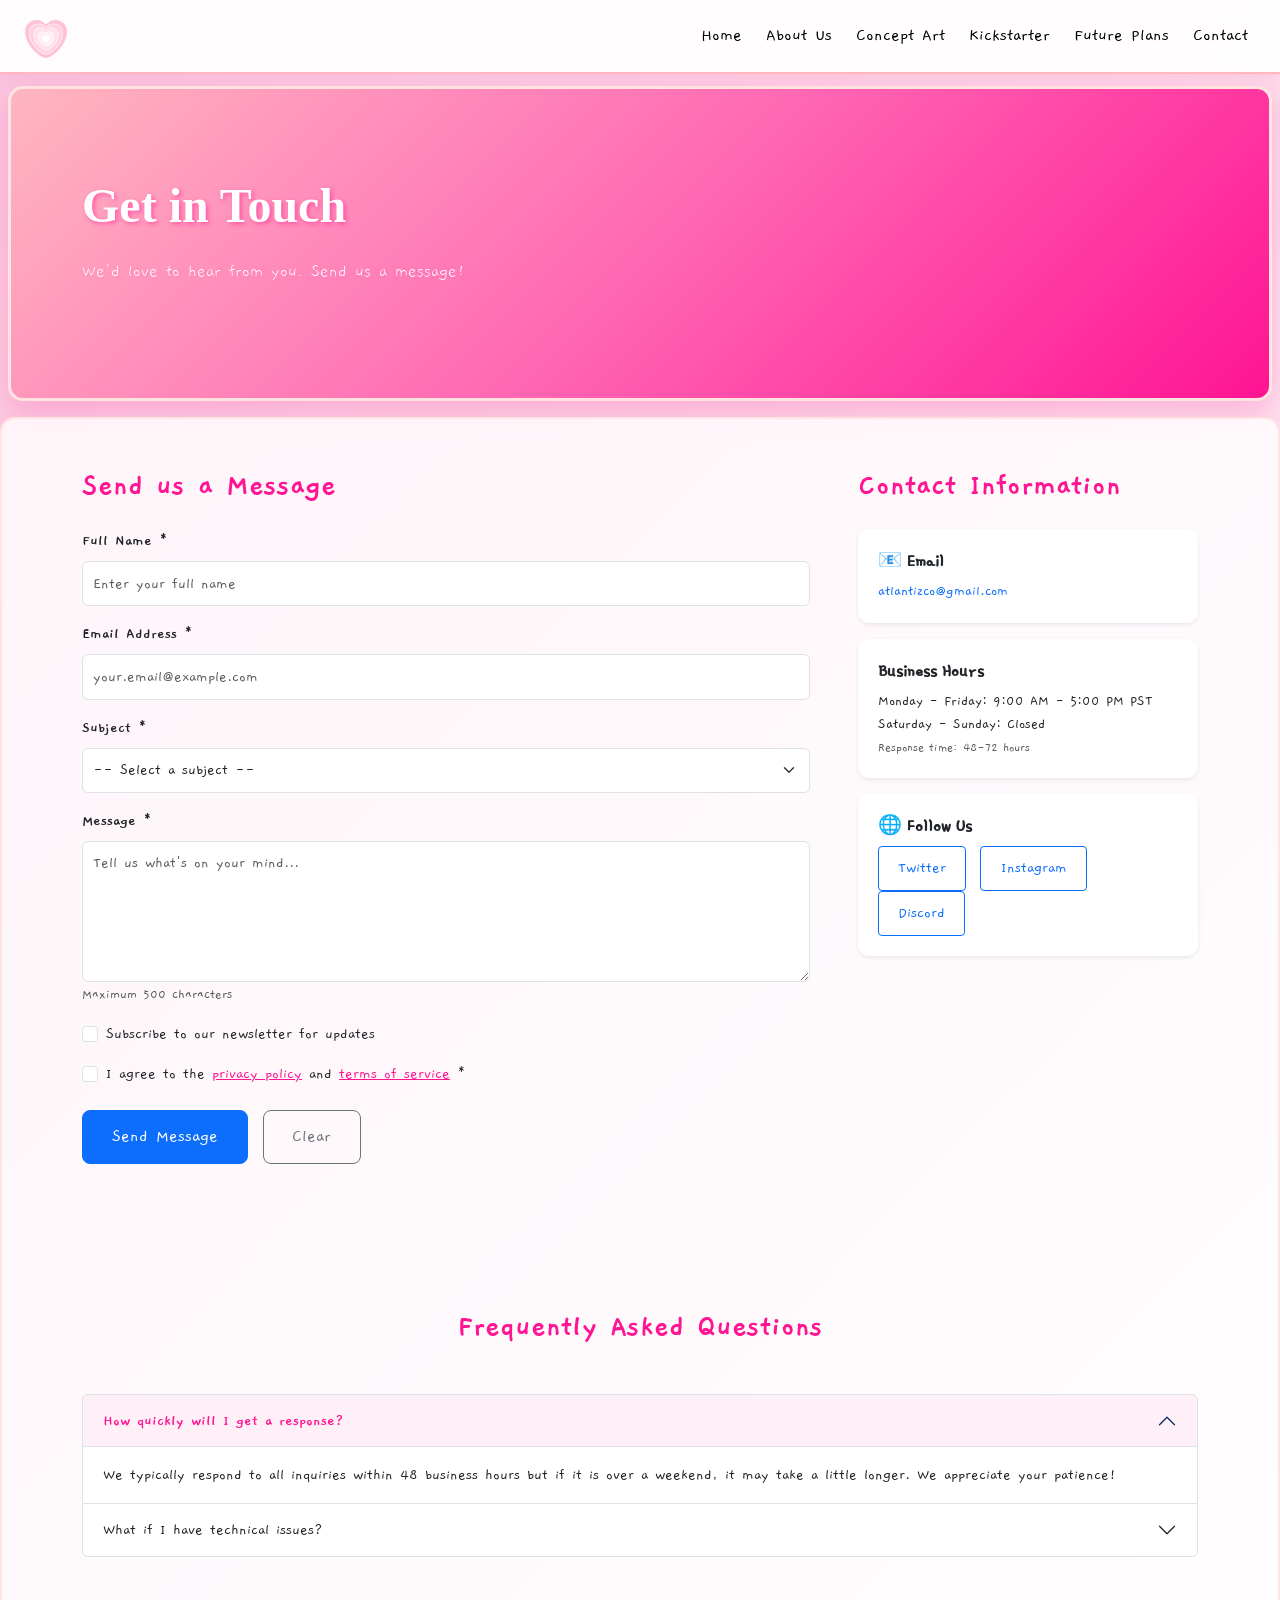
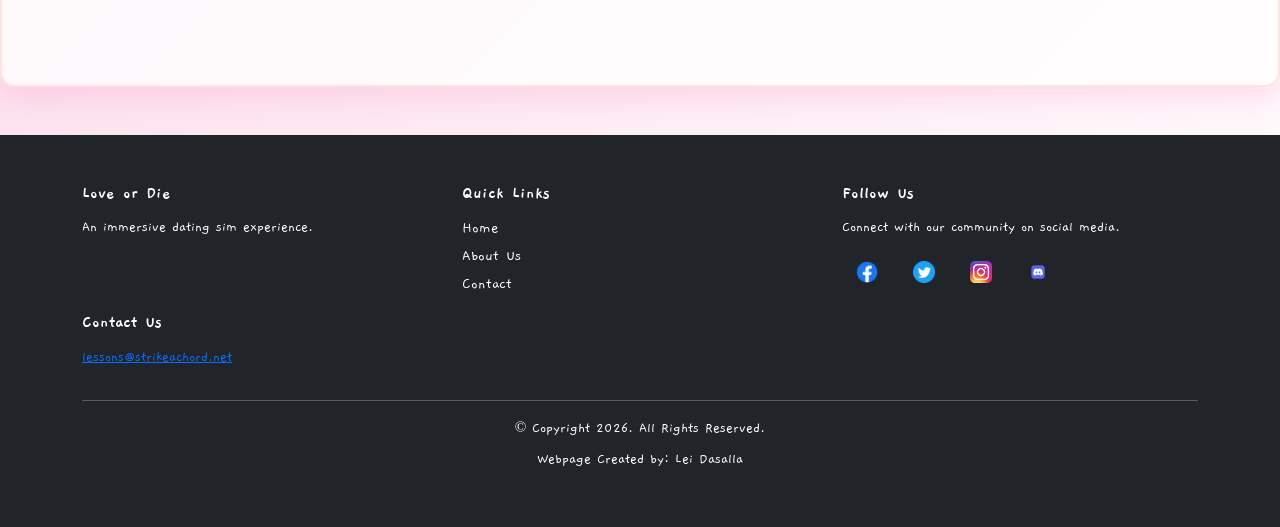
<file: contact.html>
<!doctype html>
<!--
	Student Name: Lei Dasalla
	File Name: contact.html
	Current Date: 04/29/2026
-->
<html lang="en">
  <head>
    <!-- Required meta tags -->
    <meta charset="utf-8">
    <meta name="viewport" content="width=device-width, initial-scale=1, shrink-to-fit=no">
    <link href="https://cdn.jsdelivr.net/npm/bootstrap@5.3.8/dist/css/bootstrap.min.css" rel="stylesheet" crossorigin="anonymous">
    <link href="css/styles.css" rel="stylesheet">
    <title>Love or Die | Contact</title>

    <!-- Google Fonts -->
    <link rel="preconnect" href="https://fonts.googleapis.com">
    <link rel="preconnect" href="https://fonts.gstatic.com" crossorigin>
    <link href="https://fonts.googleapis.com/css2?family=B612:ital,wght@0,400;0,700;1,400;1,700&family=Bitcount+Prop+Double+Ink:wght@100..900&family=Crimson+Pro:ital,wght@0,200..900;1,200..900&family=DM+Serif+Display:ital@0;1&family=Emblema+One&family=Emilys+Candy&family=Gaegu&family=Gamja+Flower&family=Lora:ital,wght@0,400..700;1,400..700&family=PT+Sans:ital,wght@0,400;0,700;1,400;1,700&family=Playfair+Display:ital,wght@0,400..900;1,400..900&family=Roboto:ital,wght@0,100..900;1,100..900&display=swap" rel="stylesheet">
  </head>

  <body>
        <div id="splash-screen" class="splash-screen">
      <div class="splash-content">
        <img src="images/Pink_Heart_Transparent_PNG_Clip_Art_Image.png" alt="Love or Die logo" class="splash-logo">
        <h1>Love or Die</h1>
        <p>Opening the story...</p>
      </div>
    </div>
    <!-- Bootstrap Navigation bar -->
    <nav class="navbar navbar-expand-lg navbar-light sticky-top" role="navigation" aria-label="Main navigation">
      <div class="container-fluid ps-4 pe-4">
        <a class="navbar-brand" href="index.html" aria-label="Love or Die home">
          <img src="images/Pink_Heart_Transparent_PNG_Clip_Art_Image.png" alt="Love or Die logo" class="navbar-logo">
        </a>
         
        <!-- Hamburger menu -->
        <button class="navbar-toggler" type="button" data-bs-toggle="collapse" data-bs-target="#navbarMenu" aria-controls="navbarMenu" aria-expanded="false" aria-label="Toggle navigation">
            <span class="navbar-toggler-icon"></span>
        </button>
        
        <!-- Nav links -->
        <div class="collapse navbar-collapse" id="navbarMenu">
          <ul class="navbar-nav ms-auto">
            <li class="nav-item">
              <a class="nav-link text-black" href="index.html">Home</a>
            </li>
            <li class="nav-item">
              <a class="nav-link text-black" href="aboutus.html">About Us</a>
            </li>
            <li class="nav-item">
              <a class="nav-link text-black" href="conceptart.html">Concept Art</a>
            </li>
            <li class="nav-item">
              <a class="nav-link text-black" href="kickstarter.html">Kickstarter</a>
            </li>    
            <li class="nav-item">
              <a class="nav-link text-black" href="futureplan.html">Future Plans</a>
            </li> 
            <li class="nav-item">
              <a class="nav-link text-black" href="contact.html" aria-current="page">Contact</a>
            </li> 
          </ul>
        </div>  
      </div>
    </nav>
    
    <!-- Page Header -->
    <header class="jumbotron jumbotron-fluid">
      <div class="container py-5">
        <h1 class="display-3 fw-bold mb-4">Get in Touch</h1>
        <p class="lead mb-4">We'd love to hear from you. Send us a message!</p>
      </div>
    </header>
    
    <!-- Main Content Area -->
    <main class="container-fluid px-4 py-5" role="main">
      <div class="container">
        <div class="row g-5">
          <!-- Contact Form -->
          <div class="col-lg-8">
            <section class="mb-5">
              <h2 class="fw-bold mb-4 text-pink">Send us a Message</h2>
              
              <form method="POST" action="https://formsubmit.co/atlantizco@gmail.com" aria-label="Contact form">
                <!-- Name -->
                <div class="mb-3">
                  <label for="name" class="form-label fw-bold">Full Name *</label>
                  <input type="text" class="form-control" id="name" name="name" placeholder="Enter your full name" required aria-required="true">
                </div>

                <!-- Email -->
                <div class="mb-3">
                  <label for="email" class="form-label fw-bold">Email Address *</label>
                  <input type="email" class="form-control" id="email" name="email" placeholder="your.email@example.com" required aria-required="true">
                </div>

                <!-- Subject -->
                <div class="mb-3">
                  <label for="subject" class="form-label fw-bold">Subject *</label>
                  <select class="form-select" id="subject" name="subject" required aria-required="true">
                    <option value="">-- Select a subject --</option>
                    <option value="inqury">General Inquiry</option>
                    <option value="feedback">Game Feedback</option>
                    <option value="bug">Bug Report</option>
                    <option value="partnership">Partnership Opportunity</option>
                    <option value="other">Other</option>
                  </select>
                </div>

                <!-- Message -->
                <div class="mb-3">
                  <label for="message" class="form-label fw-bold">Message *</label>
                  <textarea class="form-control" id="message" name="message" rows="5" placeholder="Tell us what's on your mind..." required aria-required="true"></textarea>
                  <small class="form-text text-muted">Maximum 500 characters</small>
                </div>

                <!-- Newsletter Checkbox -->
                <div class="mb-3 form-check">
                  <input type="checkbox" class="form-check-input" id="newsletter" name="newsletter" value="yes">
                  <label class="form-check-label" for="newsletter">
                    Subscribe to our newsletter for updates
                  </label>
                </div>

                <!-- Agree to Terms -->
                <div class="mb-4 form-check">
                  <input type="checkbox" class="form-check-input" id="agree" name="agree" required aria-required="true">
                  <label class="form-check-label" for="agree">
                    I agree to the <a href="#" class="text-pink">privacy policy</a> and <a href="#" class="text-pink">terms of service</a> *
                  </label>
                </div>

                <!-- Submit Button -->
                <button type="submit" class="btn btn-primary btn-lg">Send Message</button>
                <button type="reset" class="btn btn-outline-secondary btn-lg ms-2">Clear</button>
              </form>
            </section>
          </div>

          <!-- Contact Information -->
          <div class="col-lg-4">
            <section class="mb-5">
              <h2 class="fw-bold mb-4 text-pink">Contact Information</h2>
              
              <div class="card border-0 shadow-sm mb-3">
                <div class="card-body">
                  <h5 class="card-title fw-bold">📧 Email</h5>
                  <p class="card-text">
                    <a href="mailto:atlantizco@gmail.com" class="text-decoration-none">atlantizco@gmail.com</a>
                  </p>
                </div>
              </div>

              <div class="card border-0 shadow-sm mb-3">
                <div class="card-body">
                  <h5 class="card-title fw-bold">Business Hours</h5>
                  <p class="card-text">
                    Monday - Friday: 9:00 AM - 5:00 PM PST<br>
                    Saturday - Sunday: Closed<br>
                    <small class="text-muted">Response time: 48-72 hours</small>
                  </p>
                </div>
              </div>

              <div class="card border-0 shadow-sm">
                <div class="card-body">
                  <h5 class="card-title fw-bold">🌐 Follow Us</h5>
                  <p class="card-text">
                    <a href="https://www.twitter.com" class="btn btn-sm btn-outline-primary me-2" aria-label="Visit Twitter">Twitter</a>
                    <a href="https://www.instagram.com" class="btn btn-sm btn-outline-primary me-2" aria-label="Visit Instagram">Instagram</a>
                    <a href="https://discord.com" class="btn btn-sm btn-outline-primary" aria-label="Join Discord">Discord</a>
                  </p>
                </div>
              </div>
            </section>
          </div>
        </div>

        <!-- FAQ Section -->
        <section class="py-5 mt-5">
          <h2 class="text-center mb-5 fw-bold text-pink">Frequently Asked Questions</h2>
          <div class="accordion" id="faqAccordion">
            <div class="accordion-item">
              <h3 class="accordion-header">
                <button class="accordion-button" type="button" data-bs-toggle="collapse" data-bs-target="#faqOne" aria-expanded="true" aria-controls="faqOne">
                  How quickly will I get a response?
                </button>
              </h3>
              <div id="faqOne" class="accordion-collapse collapse show" data-bs-parent="#faqAccordion">
                <div class="accordion-body">
                  We typically respond to all inquiries within 48 business hours but if it is over a weekend, it may take a little longer. We appreciate your patience!
                </div>
              </div>
            </div>
            <div class="accordion-item">
              <h3 class="accordion-header">
                <button class="accordion-button collapsed" type="button" data-bs-toggle="collapse" data-bs-target="#faqTwo" aria-expanded="false" aria-controls="faqTwo">
                  What if I have technical issues?
                </button>
              </h3>
              <div id="faqTwo" class="accordion-collapse collapse" data-bs-parent="#faqAccordion">
                <div class="accordion-body">
                  Please select "Bug Report" in the contact form and provide detailed information about the issue. We will investigate and get back to you as soon as possible.
                </div>
              </div>
            </div>
          </div>
        </section>
      </div>            
    </main>
    
    <!-- Footer -->
    <footer class="bg-dark text-white py-5 mt-5">
      <div class="container-fluid">
        <div class="container">
          <div class="row mb-4">
            <div class="col-md-4">
              <h5 class="fw-bold">Love or Die</h5>
              <p>An immersive dating sim experience.</p>
            </div>
            <div class="col-md-4">
              <h5 class="fw-bold">Quick Links</h5>
              <ul class="list-unstyled">
                <li><a href="index.html" class="text-white text-decoration-none">Home</a></li>
                <li><a href="aboutus.html" class="text-white text-decoration-none">About Us</a></li>
                <li><a href="contact.html" class="text-white text-decoration-none">Contact</a></li>
              </ul>
            </div>
            <div class="col-md-4">
                  <div class="social">
                    <h5 class="fw-bold">Follow Us</h5>
                    <p>Connect with our community on social media.</p>
                    <a href="https://www.facebook.com" target="_blank"><img src="images/facebook-logo.png" alt="Facebook logo"></a>
                    <a href="https://www.twitter.com" target="_blank"><img src="images/twitter-logo.png" alt="Twitter logo"></a>
                    <a href="https://www.instagram.com" target="_blank"><img src="images/Instagram_icon.png" alt="Instagram logo"></a>
                    <a href="https://www.discord.com" target="_blank"><img src="images/discord.png" alt="Discord logo"></a>
                  </div>
            </div>
            <div class="col-md-4">
              <h5 class="fw-bold">Contact Us</h5>
              <p><a href="mailto:lessons@strikeachord.net">lessons@strikeachord.net</a></p>
            </div>
          </div>
          <hr class="bg-white">
          <div class="text-center">
            <p>&copy; Copyright 2026. All Rights Reserved.</p>
            <p>Webpage Created by: Lei Dasalla</p>
          </div>
        </div>
      </div>
    </footer>
    
        <!-- Page splash script: used https://www.youtube.com/watch?v=2ak37WrbSDg-->
    <script>
      window.addEventListener('load', function() {
        var splash = document.getElementById('splash-screen');
        if (splash) {
          splash.classList.add('splash-loaded');
          setTimeout(function() {
            splash.style.display = 'none';
          }, 900);
        }
      });
    </script>
    <script src="https://cdn.jsdelivr.net/npm/bootstrap@5.3.8/dist/js/bootstrap.bundle.min.js" crossorigin="anonymous"></script>
  </body>
</html>
</file>
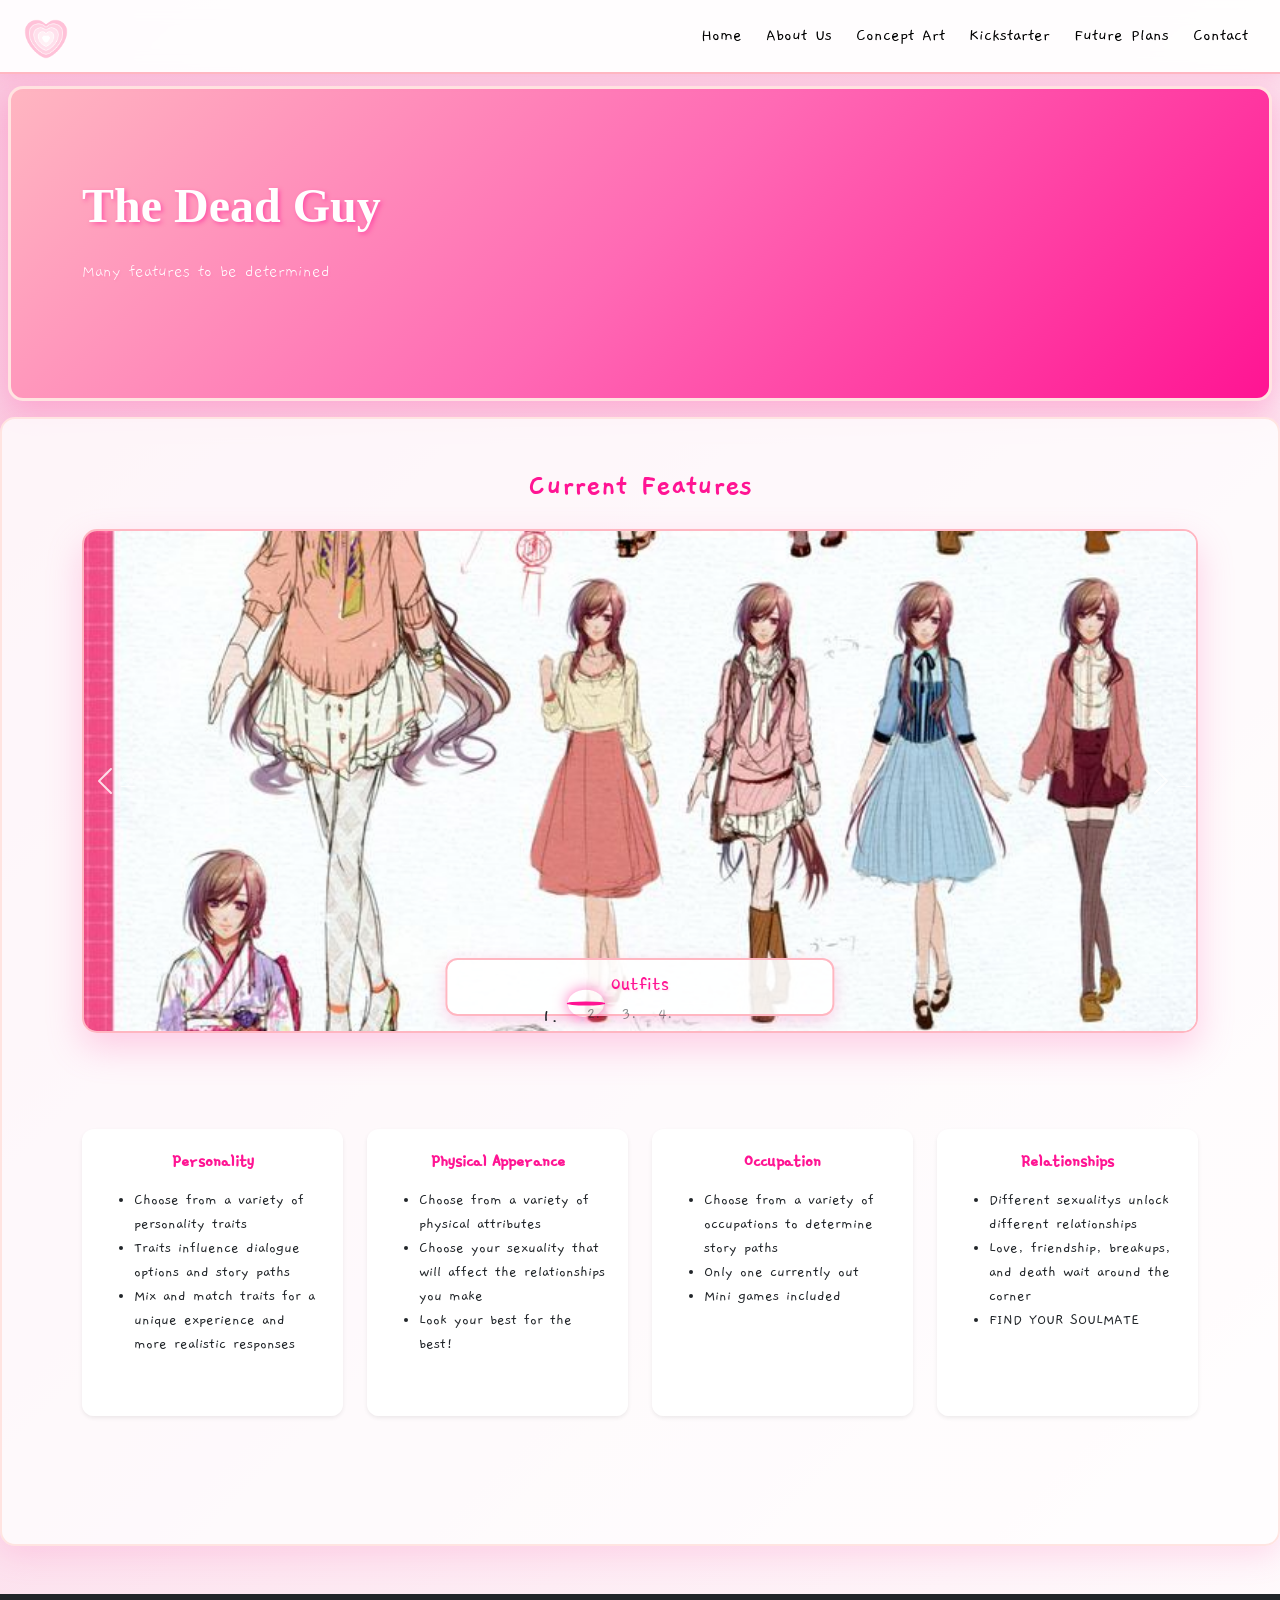
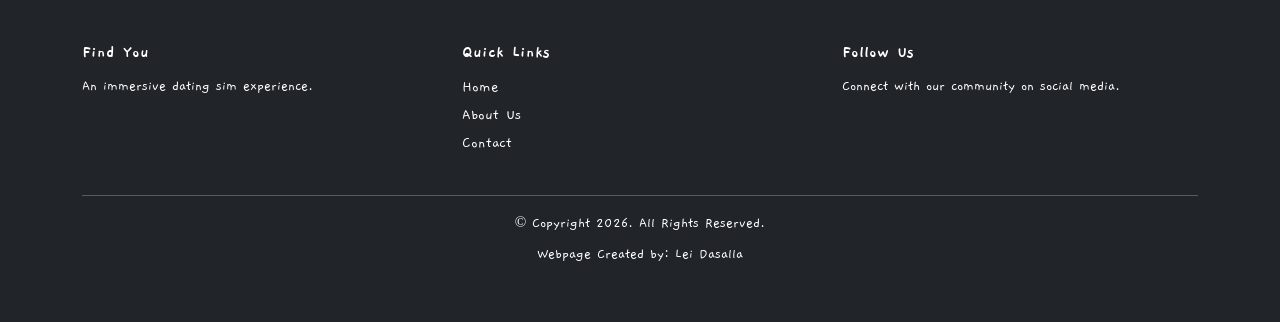
<file: deadguy.html>
<!doctype html>
<!--
	Student Name: Lei Dasalla
	File Name: conceptart.html
	Current Date: 04/29/2026
-->
<html lang="en">
  <head>
    <!-- Required meta tags -->
    <meta charset="utf-8">
    <meta name="viewport" content="width=device-width, initial-scale=1, shrink-to-fit=no">
    <link href="https://cdn.jsdelivr.net/npm/bootstrap@5.3.8/dist/css/bootstrap.min.css" rel="stylesheet" crossorigin="anonymous">
    <link href="css/styles.css" rel="stylesheet">
    <title>Love or Die | The Dead Guy</title>

    <!-- Google Fonts -->
    <link rel="preconnect" href="https://fonts.googleapis.com">
    <link rel="preconnect" href="https://fonts.gstatic.com" crossorigin>
    <link href="https://fonts.googleapis.com/css2?family=B612:ital,wght@0,400;0,700;1,400;1,700&family=Bitcount+Prop+Double+Ink:wght@100..900&family=Crimson+Pro:ital,wght@0,200..900;1,200..900&family=DM+Serif+Display:ital@0;1&family=Emblema+One&family=Emilys+Candy&family=Gaegu&family=Gamja+Flower&family=Lora:ital,wght@0,400..700;1,400..700&family=PT+Sans:ital,wght@0,400;0,700;1,400;1,700&family=Playfair+Display:ital,wght@0,400..900;1,400..900&family=Roboto:ital,wght@0,100..900;1,100..900&display=swap" rel="stylesheet">
  </head>

  <body>
    <div id="splash-screen" class="splash-screen">
      <div class="splash-content">
        <img src="images/Pink_Heart_Transparent_PNG_Clip_Art_Image.png" alt="Love or Die logo" class="splash-logo">
        <h1>Love or Die</h1>
        <p>Opening the story...</p>
      </div>
    </div>
    <!-- Bootstrap Navigation bar -->
    <nav class="navbar navbar-expand-lg navbar-light sticky-top" role="navigation" aria-label="Main navigation">
      <div class="container-fluid ps-4 pe-4">
        <a class="navbar-brand" href="index.html" aria-label="Love or Die home">
          <img src="images/Pink_Heart_Transparent_PNG_Clip_Art_Image.png" alt="Love or Die logo" class="navbar-logo">
        </a>
         
        <!-- Hamburger menu -->
        <button class="navbar-toggler" type="button" data-bs-toggle="collapse" data-bs-target="#navbarMenu" aria-controls="navbarMenu" aria-expanded="false" aria-label="Toggle navigation">
            <span class="navbar-toggler-icon"></span>
        </button>
        
        <!-- Nav links -->
        <div class="collapse navbar-collapse" id="navbarMenu">
          <ul class="navbar-nav ms-auto">
            <li class="nav-item">
              <a class="nav-link text-black" href="index.html">Home</a>
            </li>
            <li class="nav-item">
              <a class="nav-link text-black" href="aboutus.html">About Us</a>
            </li>
            <li class="nav-item">
              <a class="nav-link text-black" href="conceptart.html" aria-current="page">Concept Art</a>
            </li>
            <li class="nav-item">
              <a class="nav-link text-black" href="kickstarter.html">Kickstarter</a>
            </li>    
            <li class="nav-item">
              <a class="nav-link text-black" href="futureplan.html">Future Plans</a>
            </li> 
            <li class="nav-item">
              <a class="nav-link text-black" href="contact.html">Contact</a>
            </li> 
          </ul>
        </div>  
      </div>
    </nav>
    
    <!-- Page Header -->
    <header class="jumbotron jumbotron-fluid">
      <div class="container py-5">
        <h1 class="display-3 fw-bold mb-4">The Dead Guy</h1>
        <p class="lead mb-4">Many features to be determined</p>
      </div>
    </header>
    
    <!-- Main Content Area -->
  <main class="container-fluid px-4 py-5">
    <div class="container">
      <!-- Featured Carousel -->
      <section class="mb-5">
        <h2 class="text-center mb-4 fw-bold text-pink">Current Features</h2>
        <div id="carouselpretty" class="carousel slide carousel-fade" data-bs-ride="carousel" data-bs-interval="3000" data-bs-pause="false">
          <ol class="carousel-indicators">
            <li data-bs-target="#carouselpretty" data-bs-slide-to="0" class="active"></li>
            <li data-bs-target="#carouselpretty" data-bs-slide-to="1"></li>
            <li data-bs-target="#carouselpretty" data-bs-slide-to="2"></li>
            <li data-bs-target="#carouselpretty" data-bs-slide-to="3"></li>
          </ol>
          <div class="carousel-inner">
            <div class="carousel-item active">
              <img class="d-block w-100" src="images/outfits.jpg" alt="First slide">
              <div class="carousel-caption d-none d-md-block">
                <h5>Outfits</h5>
                <p>Multiple outfits for different events</p>
              </div>
            </div>
            <div class="carousel-item">
              <img class="d-block w-100" src="images/themes.png" alt="Second slide">
              <div class="carousel-caption d-none d-md-block">
                <h5>Themes</h5>
                <p>Chooseable themes for each story: Creating the perfect you</p>
              </div>
            </div>
            <div class="carousel-item">
              <img class="d-block w-100" src="images/chinese_otome.png" alt="Third slide">
              <div class="carousel-caption d-none d-md-block">
                <h5>Face Customization</h5>
                <p>Personalize the person you want to become</p>
              </div>
            </div>
            <div class="carousel-item">
              <img class="d-block w-100" src="images/Reines-Des-Fleurs-TITLE.png" alt="Fourth slide">
              <div class="carousel-caption d-none d-md-block">
                <h5>Average/Vague Background</h5>
                <p>Vague background to be filled in during each story</p>
              </div>
            </div>
          </div>
          <a class="carousel-control-prev" href="#carouselpretty" role="button" data-bs-slide="prev">
            <span class="carousel-control-prev-icon" aria-hidden="true"></span>
            <span class="sr-only">&#9825</span>
          </a>
          <a class="carousel-control-next" href="#carouselpretty" role="button" data-bs-slide="next">
            <span class="carousel-control-next-icon" aria-hidden="true"></span>
            <span class="sr-only">&#9825</span>
          </a>
        </div>
      </section>

      <!-- Features Section with Cards -->
      <section class="py-5">
        <div class="row g-4">
          <div class="col-md-6 col-lg-3">
            <div class="card h-100 border-0 shadow-sm hover-card">
              <div class="card-body text-center">
                <h5 class="card-title text-pink fw-bold">Personality</h5>
                <p class="card-text">
                    <ul class="text-start">
                        <li>Choose from a variety of personality traits</li>
                        <li>Traits influence dialogue options and story paths</li>
                        <li>Mix and match traits for a unique experience and more realistic responses</li>
                    </ul>
                </p>
              </div>
            </div>
          </div>
          <div class="col-md-6 col-lg-3">
            <div class="card h-100 border-0 shadow-sm hover-card">
              <div class="card-body text-center">
                <h5 class="card-title text-pink fw-bold">Physical Apperance</h5>
                <p class="card-text">
                    <ul class="text-start">
                        <li>Choose from a variety of physical attributes</li>
                        <li>Choose your sexuality that will affect the relationships you make</li>
                        <li>Look your best for the best!</li>
                    </ul>
                </p>
              </div>
            </div>
          </div>
          <div class="col-md-6 col-lg-3">
            <div class="card h-100 border-0 shadow-sm hover-card">
              <div class="card-body text-center">
                <h5 class="card-title text-pink fw-bold">Occupation</h5>
                <p class="card-text">
                    <ul class="text-start">
                        <li>Choose from a variety of occupations to determine story paths</li>
                        <li>Only one currently out</li>
                        <li>Mini games included</li>
                    </ul>
                </p>
              </div>
            </div>
          </div>
          <div class="col-md-6 col-lg-3">
            <div class="card h-100 border-0 shadow-sm hover-card">
              <div class="card-body text-center">
                <h5 class="card-title text-pink fw-bold">Relationships</h5>
                <p class="card-text">
                    <ul class="text-start">
                        <li>Different sexualitys unlock different relationships</li>
                        <li>Love, friendship, breakups, and death wait around the corner</li>
                        <li>FIND YOUR SOULMATE</li>
                    </ul>
                </p>
              </div>
            </div>
          </div>
        </div>
      </section>
    </div>            
  </main>
    
    <!-- Footer -->
    <footer class="bg-dark text-white py-5 mt-5">
      <div class="container-fluid">
        <div class="container">
          <div class="row mb-4">
            <div class="col-md-4">
              <h5 class="fw-bold">Find You</h5>
              <p>An immersive dating sim experience.</p>
            </div>
            <div class="col-md-4">
              <h5 class="fw-bold">Quick Links</h5>
              <ul class="list-unstyled">
                <li><a href="#" class="text-white text-decoration-none">Home</a></li>
                <li><a href="#" class="text-white text-decoration-none">About Us</a></li>
                <li><a href="#" class="text-white text-decoration-none">Contact</a></li>
              </ul>
            </div>
            <div class="col-md-4">
              <h5 class="fw-bold">Follow Us</h5>
              <p>Connect with our community on social media.</p>
            </div>
          </div>
          <hr class="bg-white">
          <div class="text-center">
            <p>&copy; Copyright 2026. All Rights Reserved.</p>
            <p>Webpage Created by: Lei Dasalla</p>
          </div>
        </div>
      </div>
    </footer>  
    

        <!-- Page splash script: used https://www.youtube.com/watch?v=2ak37WrbSDg-->
    <script>
      window.addEventListener('load', function() {
        var splash = document.getElementById('splash-screen');
        if (splash) {
          splash.classList.add('splash-loaded');
          setTimeout(function() {
            splash.style.display = 'none';
          }, 900);
        }
      });
    </script>
    <script src="https://cdn.jsdelivr.net/npm/bootstrap@5.3.8/dist/js/bootstrap.bundle.min.js" crossorigin="anonymous"></script>
  </body>
</html>
</file>
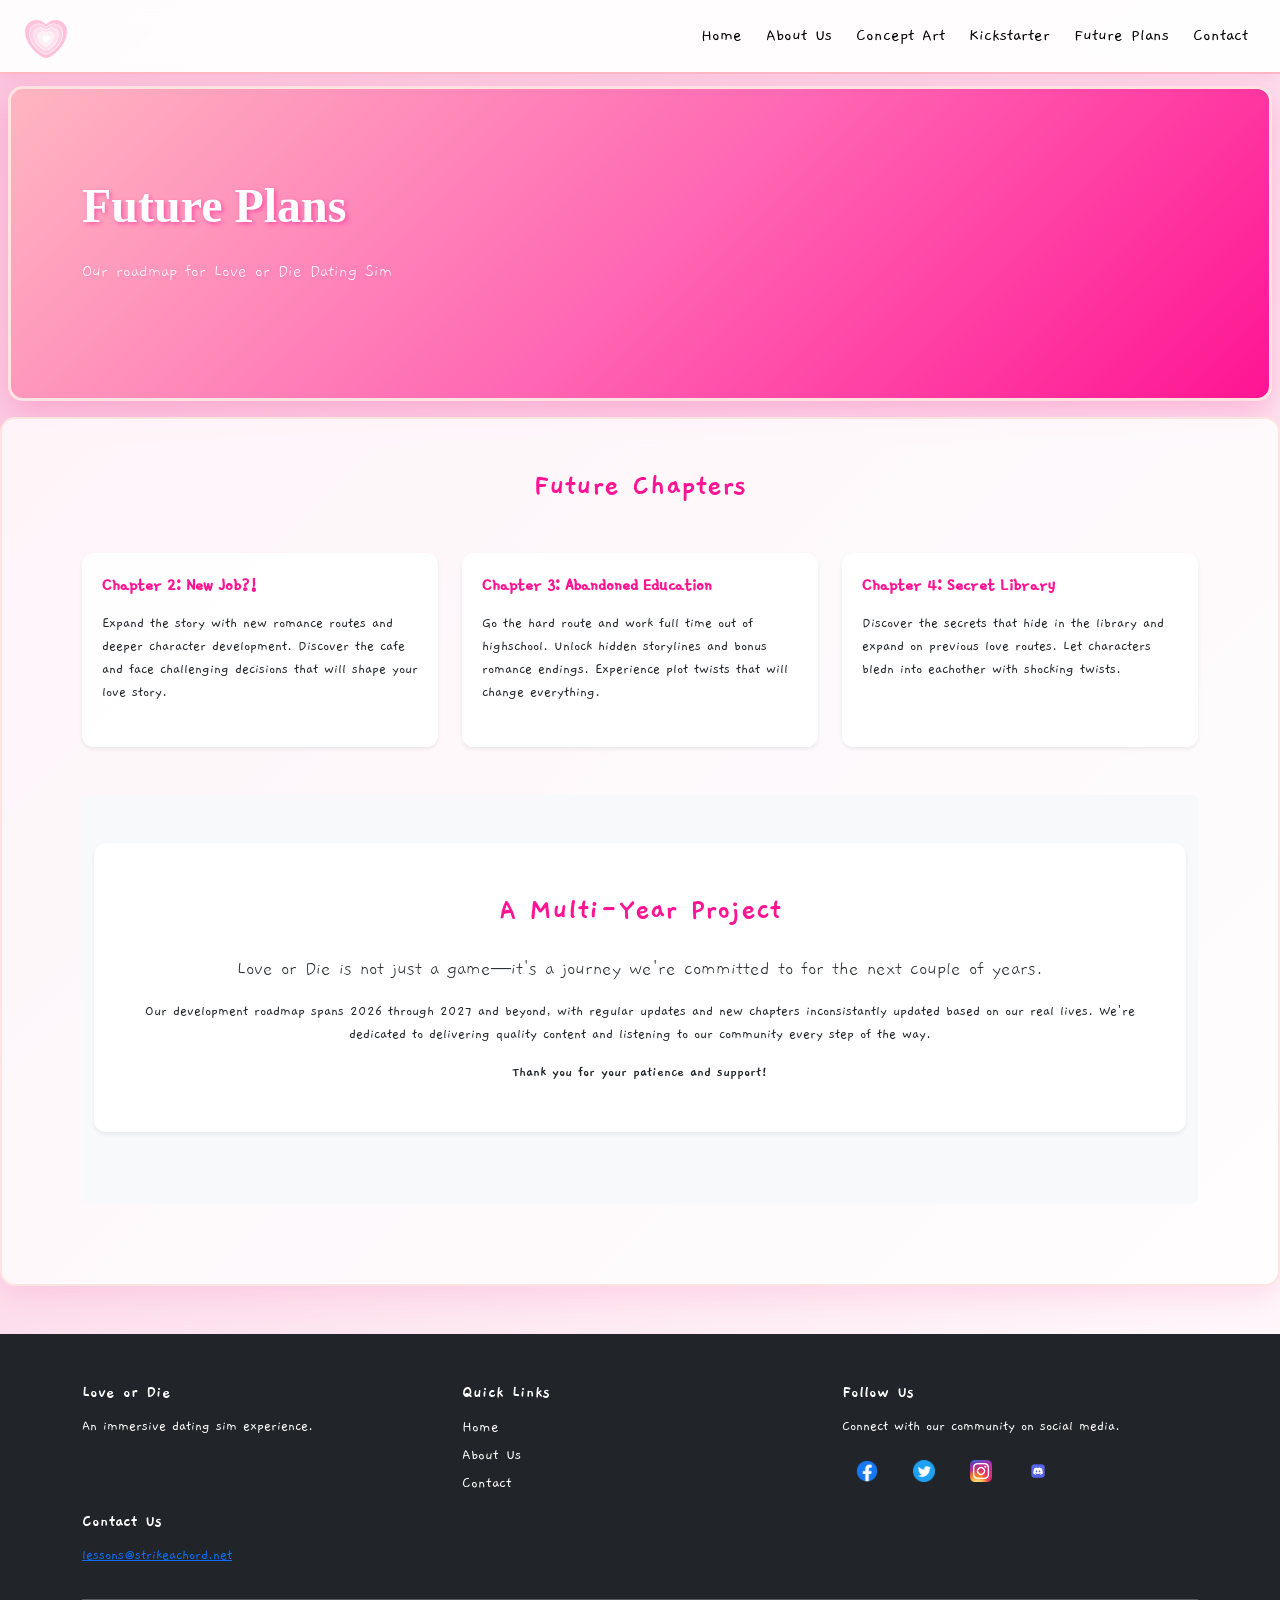
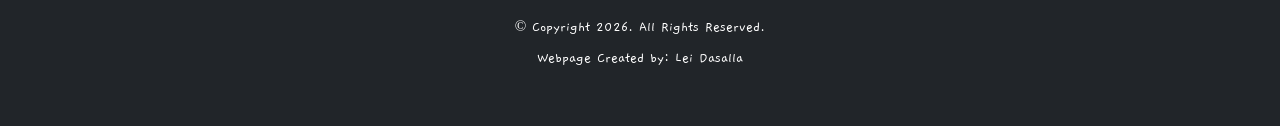
<file: futureplan.html>
<!doctype html>
<!--
	Student Name: Lei Dasalla
	File Name: futureplan.html
	Current Date: 04/29/2026
-->
<html lang="en">
  <head>
    <!-- Required meta tags -->
    <meta charset="utf-8">
    <meta name="viewport" content="width=device-width, initial-scale=1, shrink-to-fit=no">
    <link href="https://cdn.jsdelivr.net/npm/bootstrap@5.3.8/dist/css/bootstrap.min.css" rel="stylesheet" crossorigin="anonymous">
    <link href="css/styles.css" rel="stylesheet">
    <title>Love or Die | Future Plans</title>

    <!-- Google Fonts -->
    <link rel="preconnect" href="https://fonts.googleapis.com">
    <link rel="preconnect" href="https://fonts.gstatic.com" crossorigin>
    <link href="https://fonts.googleapis.com/css2?family=B612:ital,wght@0,400;0,700;1,400;1,700&family=Bitcount+Prop+Double+Ink:wght@100..900&family=Crimson+Pro:ital,wght@0,200..900;1,200..900&family=DM+Serif+Display:ital@0;1&family=Emblema+One&family=Emilys+Candy&family=Gaegu&family=Gamja+Flower&family=Lora:ital,wght@0,400..700;1,400..700&family=PT+Sans:ital,wght@0,400;0,700;1,400;1,700&family=Playfair+Display:ital,wght@0,400..900;1,400..900&family=Roboto:ital,wght@0,100..900;1,100..900&display=swap" rel="stylesheet">
  </head>

  <body>
        <div id="splash-screen" class="splash-screen">
      <div class="splash-content">
        <img src="images/Pink_Heart_Transparent_PNG_Clip_Art_Image.png" alt="Love or Die logo" class="splash-logo">
        <h1>Love or Die</h1>
        <p>Opening the story...</p>
      </div>
    </div>
    <!-- Bootstrap Navigation bar -->
    <nav class="navbar navbar-expand-lg navbar-light sticky-top" role="navigation" aria-label="Main navigation">
      <div class="container-fluid ps-4 pe-4">
        <a class="navbar-brand" href="index.html" aria-label="Love or Die home">
          <img src="images/Pink_Heart_Transparent_PNG_Clip_Art_Image.png" alt="Love or Die logo" class="navbar-logo">
        </a>
         
        <!-- Hamburger menu -->
        <button class="navbar-toggler" type="button" data-bs-toggle="collapse" data-bs-target="#navbarMenu" aria-controls="navbarMenu" aria-expanded="false" aria-label="Toggle navigation">
            <span class="navbar-toggler-icon"></span>
        </button>
        
        <!-- Nav links -->
        <div class="collapse navbar-collapse" id="navbarMenu">
          <ul class="navbar-nav ms-auto">
            <li class="nav-item">
              <a class="nav-link text-black" href="index.html">Home</a>
            </li>
            <li class="nav-item">
              <a class="nav-link text-black" href="aboutus.html">About Us</a>
            </li>
            <li class="nav-item">
              <a class="nav-link text-black" href="conceptart.html">Concept Art</a>
            </li>
            <li class="nav-item">
              <a class="nav-link text-black" href="kickstarter.html">Kickstarter</a>
            </li>    
            <li class="nav-item">
              <a class="nav-link text-black" href="futureplan.html" aria-current="page">Future Plans</a>
            </li> 
            <li class="nav-item">
              <a class="nav-link text-black" href="contact.html">Contact</a>
            </li> 
          </ul>
        </div>  
      </div>
    </nav>
    
    <!-- Page Header -->
    <header class="jumbotron jumbotron-fluid">
      <div class="container py-5">
        <h1 class="display-3 fw-bold mb-4">Future Plans</h1>
        <p class="lead mb-4">Our roadmap for Love or Die Dating Sim</p>
      </div>
    </header>
    
    <!-- Main Content Area -->
    <main class="container-fluid px-4 py-5" role="main">
      <div class="container">
        <section class="mb-5">
          <h2 class="text-center mb-5 fw-bold text-pink">Future Chapters</h2>
          
          <div class="row g-4 mb-5">
            <div class="col-md-4">
              <div class="card border-0 shadow-sm h-100">
                <div class="card-body">
                  <h3 class="card-title text-pink fw-bold mb-3">Chapter 2: New Job?!</h3>
                  <p class="card-text">Expand the story with new romance routes and deeper character development. Discover the cafe and face challenging decisions that will shape your love story.</p>
                </div>
              </div>
            </div>
            <div class="col-md-4">
              <div class="card border-0 shadow-sm h-100">
                <div class="card-body">
                  <h3 class="card-title text-pink fw-bold mb-3">Chapter 3: Abandoned Education</h3>
                  <p class="card-text">Go the hard route and work full time out of highschool. Unlock hidden storylines and bonus romance endings. Experience plot twists that will change everything.</p>
                </div>
              </div>
            </div>
            <div class="col-md-4">
              <div class="card border-0 shadow-sm h-100">
                <div class="card-body">
                  <h3 class="card-title text-pink fw-bold mb-3">Chapter 4: Secret Library</h3>
                  <p class="card-text">Discover the secrets that hide in the library and expand on previous love routes. Let characters bledn into eachother with shocking twists.</p>
                </div>
              </div>
            </div>
          </div>
        </section>

        <section class="py-5 bg-light rounded">
          <div class="container">
            <div class="card border-0 shadow-sm">
              <div class="card-body text-center p-5">
                <h2 class="mb-4 fw-bold text-pink">A Multi-Year Project</h2>
                <p class="lead mb-3">Love or Die is not just a game—it's a journey we're committed to for the next couple of years.</p>
                <p class="card-text">Our development roadmap spans 2026 through 2027 and beyond, with regular updates and new chapters inconsistantly updated based on our real lives. We're dedicated to delivering quality content and listening to our community every step of the way.</p>
                <p class="card-text mt-3"><strong>Thank you for your patience and support!</strong></p>
              </div>
            </div>
          </div>
        </section>
      </div>            
    </main>

        <!-- Footer -->
    <footer class="bg-dark text-white py-5 mt-5">
      <div class="container-fluid">
        <div class="container">
          <div class="row mb-4">
            <div class="col-md-4">
              <h5 class="fw-bold">Love or Die</h5>
              <p>An immersive dating sim experience.</p>
            </div>
            <div class="col-md-4">
              <h5 class="fw-bold">Quick Links</h5>
              <ul class="list-unstyled">
                <li><a href="index.html" class="text-white text-decoration-none">Home</a></li>
                <li><a href="aboutus.html" class="text-white text-decoration-none">About Us</a></li>
                <li><a href="contact.html" class="text-white text-decoration-none">Contact</a></li>
              </ul>
            </div>
            <div class="col-md-4">
                  <div class="social">
                    <h5 class="fw-bold">Follow Us</h5>
                    <p>Connect with our community on social media.</p>
                    <a href="https://www.facebook.com" target="_blank"><img src="images/facebook-logo.png" alt="Facebook logo"></a>
                    <a href="https://www.twitter.com" target="_blank"><img src="images/twitter-logo.png" alt="Twitter logo"></a>
                    <a href="https://www.instagram.com" target="_blank"><img src="images/Instagram_icon.png" alt="Instagram logo"></a>
                    <a href="https://www.discord.com" target="_blank"><img src="images/discord.png" alt="Discord logo"></a>
                  </div>
            </div>
            <div class="col-md-4">
              <h5 class="fw-bold">Contact Us</h5>
              <p><a href="mailto:lessons@strikeachord.net">lessons@strikeachord.net</a></p>
            </div>
          </div>
          <hr class="bg-white">
          <div class="text-center">
            <p>&copy; Copyright 2026. All Rights Reserved.</p>
            <p>Webpage Created by: Lei Dasalla</p>
          </div>
        </div>
      </div>
    </footer>
    

        <!-- Page splash script: used https://www.youtube.com/watch?v=2ak37WrbSDg-->
    <script>
      window.addEventListener('load', function() {
        var splash = document.getElementById('splash-screen');
        if (splash) {
          splash.classList.add('splash-loaded');
          setTimeout(function() {
            splash.style.display = 'none';
          }, 900);
        }
      });
    </script>
    <script src="https://cdn.jsdelivr.net/npm/bootstrap@5.3.8/dist/js/bootstrap.bundle.min.js" crossorigin="anonymous"></script>
  </body>
</html>
</file>
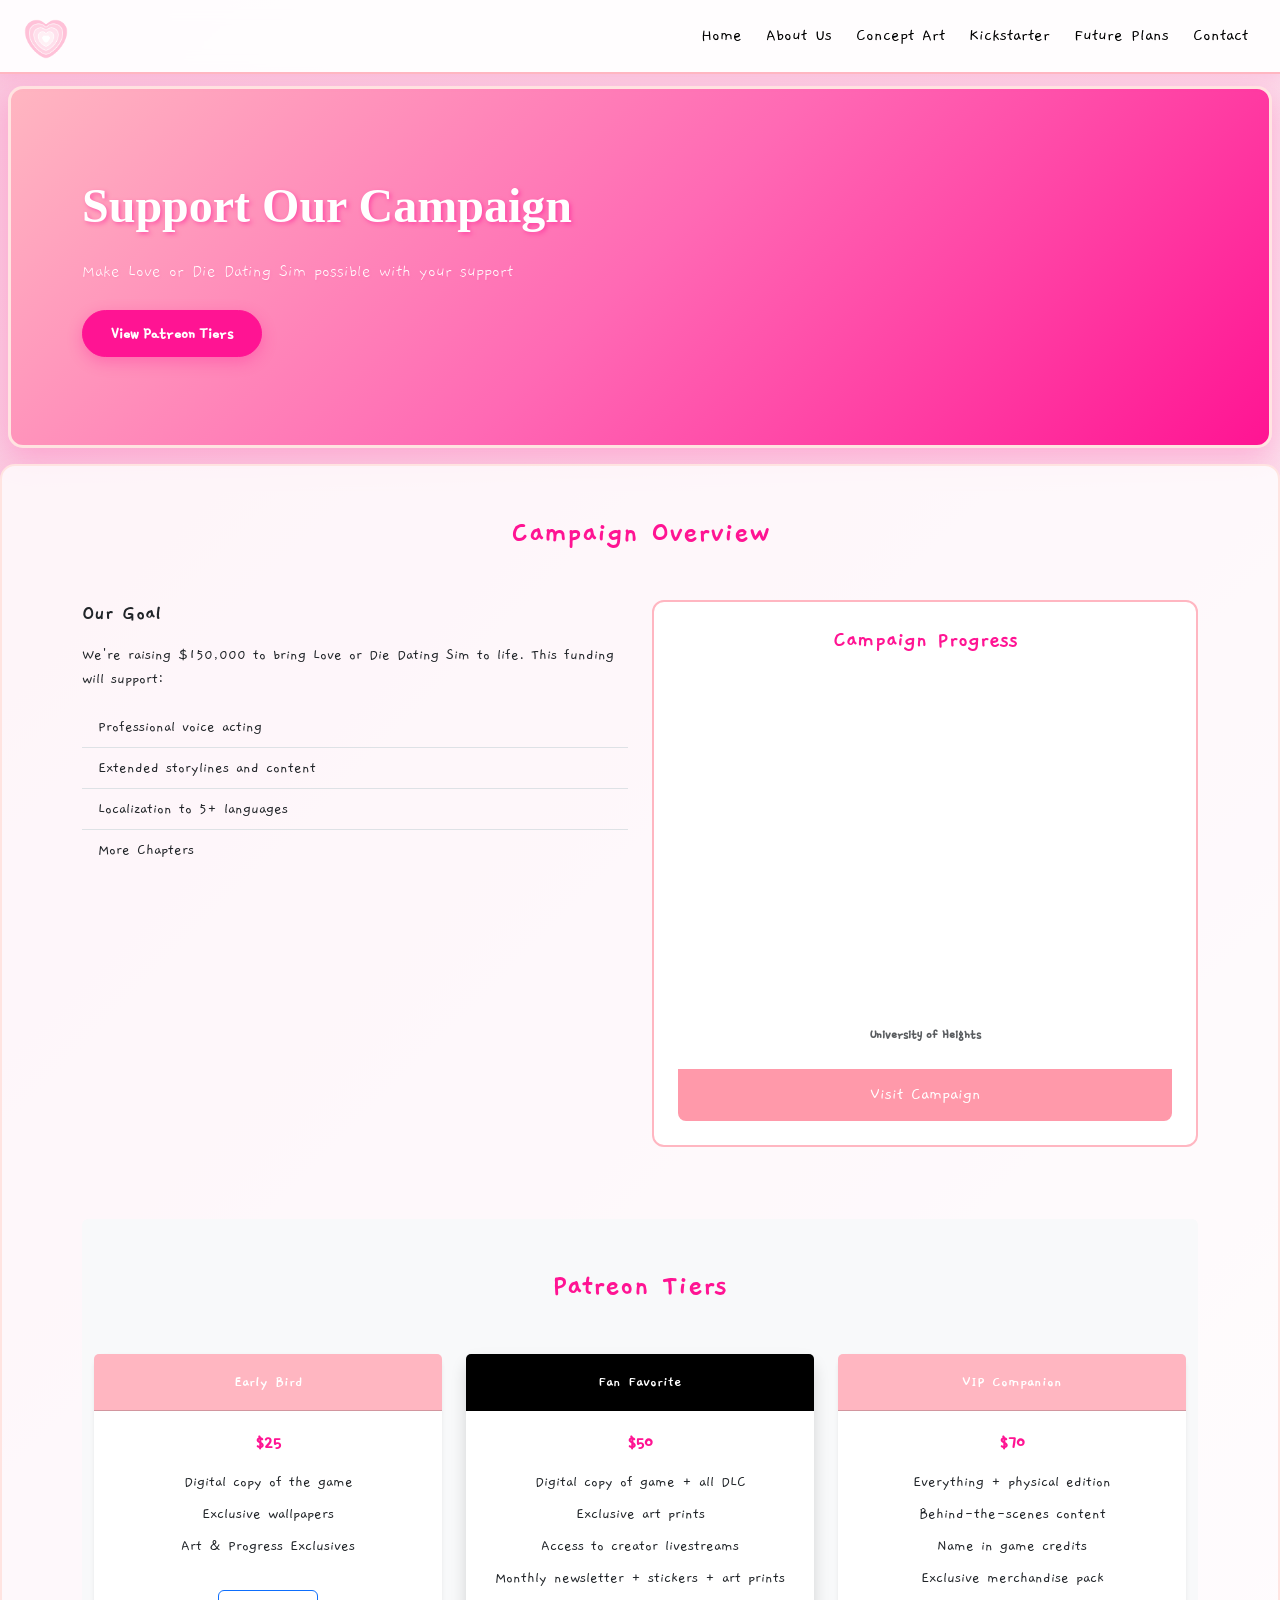
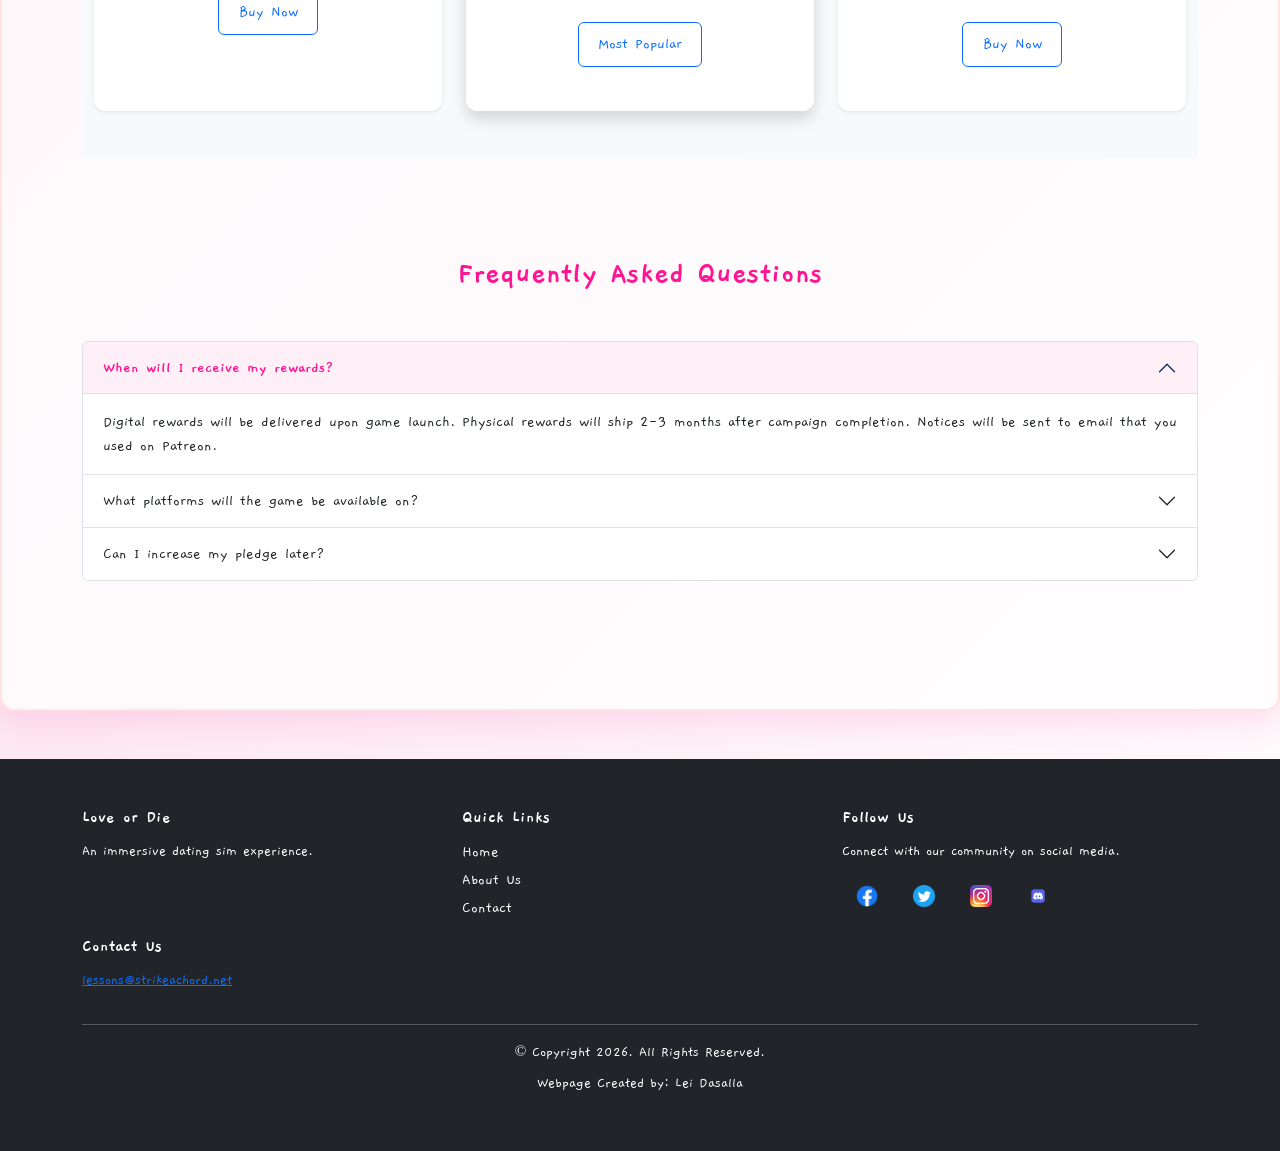
<file: kickstarter.html>
<!doctype html>
<!--
	Student Name: Lei Dasalla
	File Name: kickstarter.html
	Current Date: 04/29/2026
-->
<html lang="en">
  <head>
    <!-- Required meta tags -->
    <meta charset="utf-8">
    <meta name="viewport" content="width=device-width, initial-scale=1, shrink-to-fit=no">
    <link href="https://cdn.jsdelivr.net/npm/bootstrap@5.3.8/dist/css/bootstrap.min.css" rel="stylesheet" crossorigin="anonymous">
    <link href="css/styles.css" rel="stylesheet">
    <title>Love or Die | Kickstarter</title>

    <!-- Google Fonts -->
    <link rel="preconnect" href="https://fonts.googleapis.com">
    <link rel="preconnect" href="https://fonts.gstatic.com" crossorigin>
    <link href="https://fonts.googleapis.com/css2?family=B612:ital,wght@0,400;0,700;1,400;1,700&family=Bitcount+Prop+Double+Ink:wght@100..900&family=Crimson+Pro:ital,wght@0,200..900;1,200..900&family=DM+Serif+Display:ital@0;1&family=Emblema+One&family=Emilys+Candy&family=Gaegu&family=Gamja+Flower&family=Lora:ital,wght@0,400..700;1,400..700&family=PT+Sans:ital,wght@0,400;0,700;1,400;1,700&family=Playfair+Display:ital,wght@0,400..900;1,400..900&family=Roboto:ital,wght@0,100..900;1,100..900&display=swap" rel="stylesheet">
  </head>

  <body>
        <div id="splash-screen" class="splash-screen">
      <div class="splash-content">
        <img src="images/Pink_Heart_Transparent_PNG_Clip_Art_Image.png" alt="Love or Die logo" class="splash-logo">
        <h1>Love or Die</h1>
        <p>Opening the story...</p>
      </div>
    </div>
    <!-- Bootstrap Navigation bar -->
    <nav class="navbar navbar-expand-lg navbar-light sticky-top" role="navigation" aria-label="Main navigation">
      <div class="container-fluid ps-4 pe-4">
        <a class="navbar-brand" href="index.html" aria-label="Love or Die home">
          <img src="images/Pink_Heart_Transparent_PNG_Clip_Art_Image.png" alt="Love or Die logo" class="navbar-logo">
        </a>
         
        <!-- Hamburger menu -->
        <button class="navbar-toggler" type="button" data-bs-toggle="collapse" data-bs-target="#navbarMenu" aria-controls="navbarMenu" aria-expanded="false" aria-label="Toggle navigation">
            <span class="navbar-toggler-icon"></span>
        </button>
        
        <!-- Nav links -->
        <div class="collapse navbar-collapse" id="navbarMenu">
          <ul class="navbar-nav ms-auto">
            <li class="nav-item">
              <a class="nav-link text-black" href="index.html">Home</a>
            </li>
            <li class="nav-item">
              <a class="nav-link text-black" href="aboutus.html">About Us</a>
            </li>
            <li class="nav-item">
              <a class="nav-link text-black" href="conceptart.html">Concept Art</a>
            </li>
            <li class="nav-item">
              <a class="nav-link text-black" href="kickstarter.html" aria-current="page">Kickstarter</a>
            </li>    
            <li class="nav-item">
              <a class="nav-link text-black" href="futureplan.html">Future Plans</a>
            </li> 
            <li class="nav-item">
              <a class="nav-link text-black" href="contact.html">Contact</a>
            </li> 
          </ul>
        </div>  
      </div>
    </nav>
    
    <!-- Page Header -->
    <header class="jumbotron jumbotron-fluid">
      <div class="container py-5">
        <h1 class="display-3 fw-bold mb-4">Support Our Campaign</h1>
        <p class="lead mb-4">Make Love or Die Dating Sim possible with your support</p>
        <a class="btn btn-primary btn-lg" role="button" href="#funding-tiers">View Patreon Tiers</a>
      </div>
    </header>
    
    <!-- Main Content Area -->
    <main class="container-fluid px-4 py-5" role="main">
      <div class="container">
        <section class="mb-5">
          <h2 class="text-center mb-5 fw-bold text-pink">Campaign Overview</h2>
          <div class="row g-4">
            <div class="col-md-6">
              <h3 class="fw-bold mb-3">Our Goal</h3>
              <p>We're raising $150,000 to bring Love or Die Dating Sim to life. This funding will support:</p>
              <ul class="list-group list-group-flush">
                <li class="list-group-item bg-transparent">Professional voice acting</li>
                <li class="list-group-item bg-transparent">Extended storylines and content</li>
                <li class="list-group-item bg-transparent">Localization to 5+ languages</li>
                <li class="list-group-item bg-transparent">More Chapters</li>
              </ul>
            </div>
            <div class="col-md-6">
              <div class="card border-2 border-pink p-4 text-center">
                <h4 class="text-pink fw-bold mb-3">Campaign Progress</h4>
            <figure class="figure w-800">
                <iframe width="600" height="337" src="https://www.kickstarter.com/projects/bobaquest/boba-quest/widget/video.html" frameborder="0" scrolling="no"> </iframe>
                <figcaption class="figure-caption">University of Heights</figcaption>
              </figure>
              <a class="btn btn-pink btn-lg" role="button" href="https://www.kickstarter.com/projects/bobaquest/boba-quest" target="_blank" aria-label="Visit our Kickstarter campaign page">Visit Campaign</a>
            </div>
          </div>
        </section>

        <section id="funding-tiers" class="mb-5 py-5 bg-light rounded">
          <div class="container">
            <h2 class="text-center mb-5 fw-bold text-pink">Patreon Tiers</h2>
            <div class="row g-4">
              <div class="col-md-4">
                <div class="card h-100 border-0 shadow-sm hover-card">
                  <div class="card-header bg-pink text-white fw-bold text-center py-3">Early Bird</div>
                  <div class="card-body text-center">
                    <h5 class="card-title text-pink fw-bold mb-3">$25</h5>
                    <ul class="list-unstyled">
                      <li class="mb-2">Digital copy of the game</li>
                      <li class="mb-2">Exclusive wallpapers</li>
                      <li class="mb-2">Art & Progress Exclusives</li>
                    </ul>
                    <button class="btn btn-outline-primary mt-3" aria-label="Buy this tier for $25">Buy Now</button>
                  </div>
                </div>
              </div>
              <div class="col-md-4">
                <div class="card h-100 border-0 shadow hover-card featured-tier">
                  <div class="card-header bg-black text-white fw-bold text-center py-3">Fan Favorite</div>
                  <div class="card-body text-center">
                    <h5 class="card-title text-pink fw-bold mb-3">$50</h5>
                    <ul class="list-unstyled">
                      <li class="mb-2">Digital copy of game + all DLC</li>
                      <li class="mb-2">Exclusive art prints</li>
                      <li class="mb-2">Access to creator livestreams</li>
                      <li class="mb-2">Monthly newsletter + stickers + art prints</li>
                    </ul>
                    <button class="btn btn-outline-primary mt-3" aria-label="Buy this tier for $50">Most Popular</button>
                  </div>
                </div>
              </div>
              <div class="col-md-4">
                <div class="card h-100 border-0 shadow-sm hover-card">
                  <div class="card-header bg-pink text-white fw-bold text-center py-3">VIP Companion</div>
                  <div class="card-body text-center">
                    <h5 class="card-title text-pink fw-bold mb-3">$70</h5>
                    <ul class="list-unstyled">
                      <li class="mb-2">Everything + physical edition</li>
                      <li class="mb-2">Behind-the-scenes content</li>
                      <li class="mb-2">Name in game credits</li>
                      <li class="mb-2">Exclusive merchandise pack</li>
                    </ul>
                    <button class="btn btn-outline-primary mt-3" aria-label="Buy this tier for $70">Buy Now</button>
                  </div>
                </div>
              </div>
            </div>
          </div>
        </section>

        <section class="py-5">
          <h2 class="text-center mb-5 fw-bold text-pink">Frequently Asked Questions</h2>
          <div class="accordion" id="faqAccordion">
            <div class="accordion-item">
              <h3 class="accordion-header">
                <button class="accordion-button" type="button" data-bs-toggle="collapse" data-bs-target="#faqOne" aria-expanded="true" aria-controls="faqOne">
                  When will I receive my rewards?
                </button>
              </h3>
              <div id="faqOne" class="accordion-collapse collapse show" data-bs-parent="#faqAccordion">
                <div class="accordion-body">
                  Digital rewards will be delivered upon game launch. Physical rewards will ship 2-3 months after campaign completion. Notices will be sent to email that you used on Patreon.
                </div>
              </div>
            </div>
            <div class="accordion-item">
              <h3 class="accordion-header">
                <button class="accordion-button collapsed" type="button" data-bs-toggle="collapse" data-bs-target="#faqTwo" aria-expanded="false" aria-controls="faqTwo">
                  What platforms will the game be available on?
                </button>
              </h3>
              <div id="faqTwo" class="accordion-collapse collapse" data-bs-parent="#faqAccordion">
                <div class="accordion-body">
                  Love or Die will launch on itch.io for demo but will be available on PC (Steam), Mac, and Nintendo Switch with the full release of game. Mobile versions may be considered for post-launch.
                </div>
              </div>
            </div>
            <div class="accordion-item">
              <h3 class="accordion-header">
                <button class="accordion-button collapsed" type="button" data-bs-toggle="collapse" data-bs-target="#faqThree" aria-expanded="false" aria-controls="faqThree">
                  Can I increase my pledge later?
                </button>
              </h3>
              <div id="faqThree" class="accordion-collapse collapse" data-bs-parent="#faqAccordion">
                <div class="accordion-body">
                  Yes! You can modify your pledge at any time during the campaign. Just update your Patreon amount in your account settings. Also, link your Patreon account to our website for a special surprise.
                </div>
              </div>
            </div>
          </div>
        </section>
      </div>            
    </main>
    
    <!-- Footer -->
    <footer class="bg-dark text-white py-5 mt-5">
      <div class="container-fluid">
        <div class="container">
          <div class="row mb-4">
            <div class="col-md-4">
              <h5 class="fw-bold">Love or Die</h5>
              <p>An immersive dating sim experience.</p>
            </div>
            <div class="col-md-4">
              <h5 class="fw-bold">Quick Links</h5>
              <ul class="list-unstyled">
                <li><a href="index.html" class="text-white text-decoration-none">Home</a></li>
                <li><a href="aboutus.html" class="text-white text-decoration-none">About Us</a></li>
                <li><a href="contact.html" class="text-white text-decoration-none">Contact</a></li>
              </ul>
            </div>
            <div class="col-md-4">
                  <div class="social">
                    <h5 class="fw-bold">Follow Us</h5>
                    <p>Connect with our community on social media.</p>
                    <a href="https://www.facebook.com" target="_blank"><img src="images/facebook-logo.png" alt="Facebook logo"></a>
                    <a href="https://www.twitter.com" target="_blank"><img src="images/twitter-logo.png" alt="Twitter logo"></a>
                    <a href="https://www.instagram.com" target="_blank"><img src="images/Instagram_icon.png" alt="Instagram logo"></a>
                    <a href="https://www.discord.com" target="_blank"><img src="images/discord.png" alt="Discord logo"></a>
                  </div>
            </div>
            <div class="col-md-4">
              <h5 class="fw-bold">Contact Us</h5>
              <p><a href="mailto:lessons@strikeachord.net">lessons@strikeachord.net</a></p>
            </div>
          </div>
          <hr class="bg-white">
          <div class="text-center">
            <p>&copy; Copyright 2026. All Rights Reserved.</p>
            <p>Webpage Created by: Lei Dasalla</p>
          </div>
        </div>
      </div>
    </footer>
    

        <!-- Page splash script: used https://www.youtube.com/watch?v=2ak37WrbSDg-->
    <script>
      window.addEventListener('load', function() {
        var splash = document.getElementById('splash-screen');
        if (splash) {
          splash.classList.add('splash-loaded');
          setTimeout(function() {
            splash.style.display = 'none';
          }, 900);
        }
      });
    </script>
    <script src="https://cdn.jsdelivr.net/npm/bootstrap@5.3.8/dist/js/bootstrap.bundle.min.js" crossorigin="anonymous"></script>
  </body>
</html>
</file>
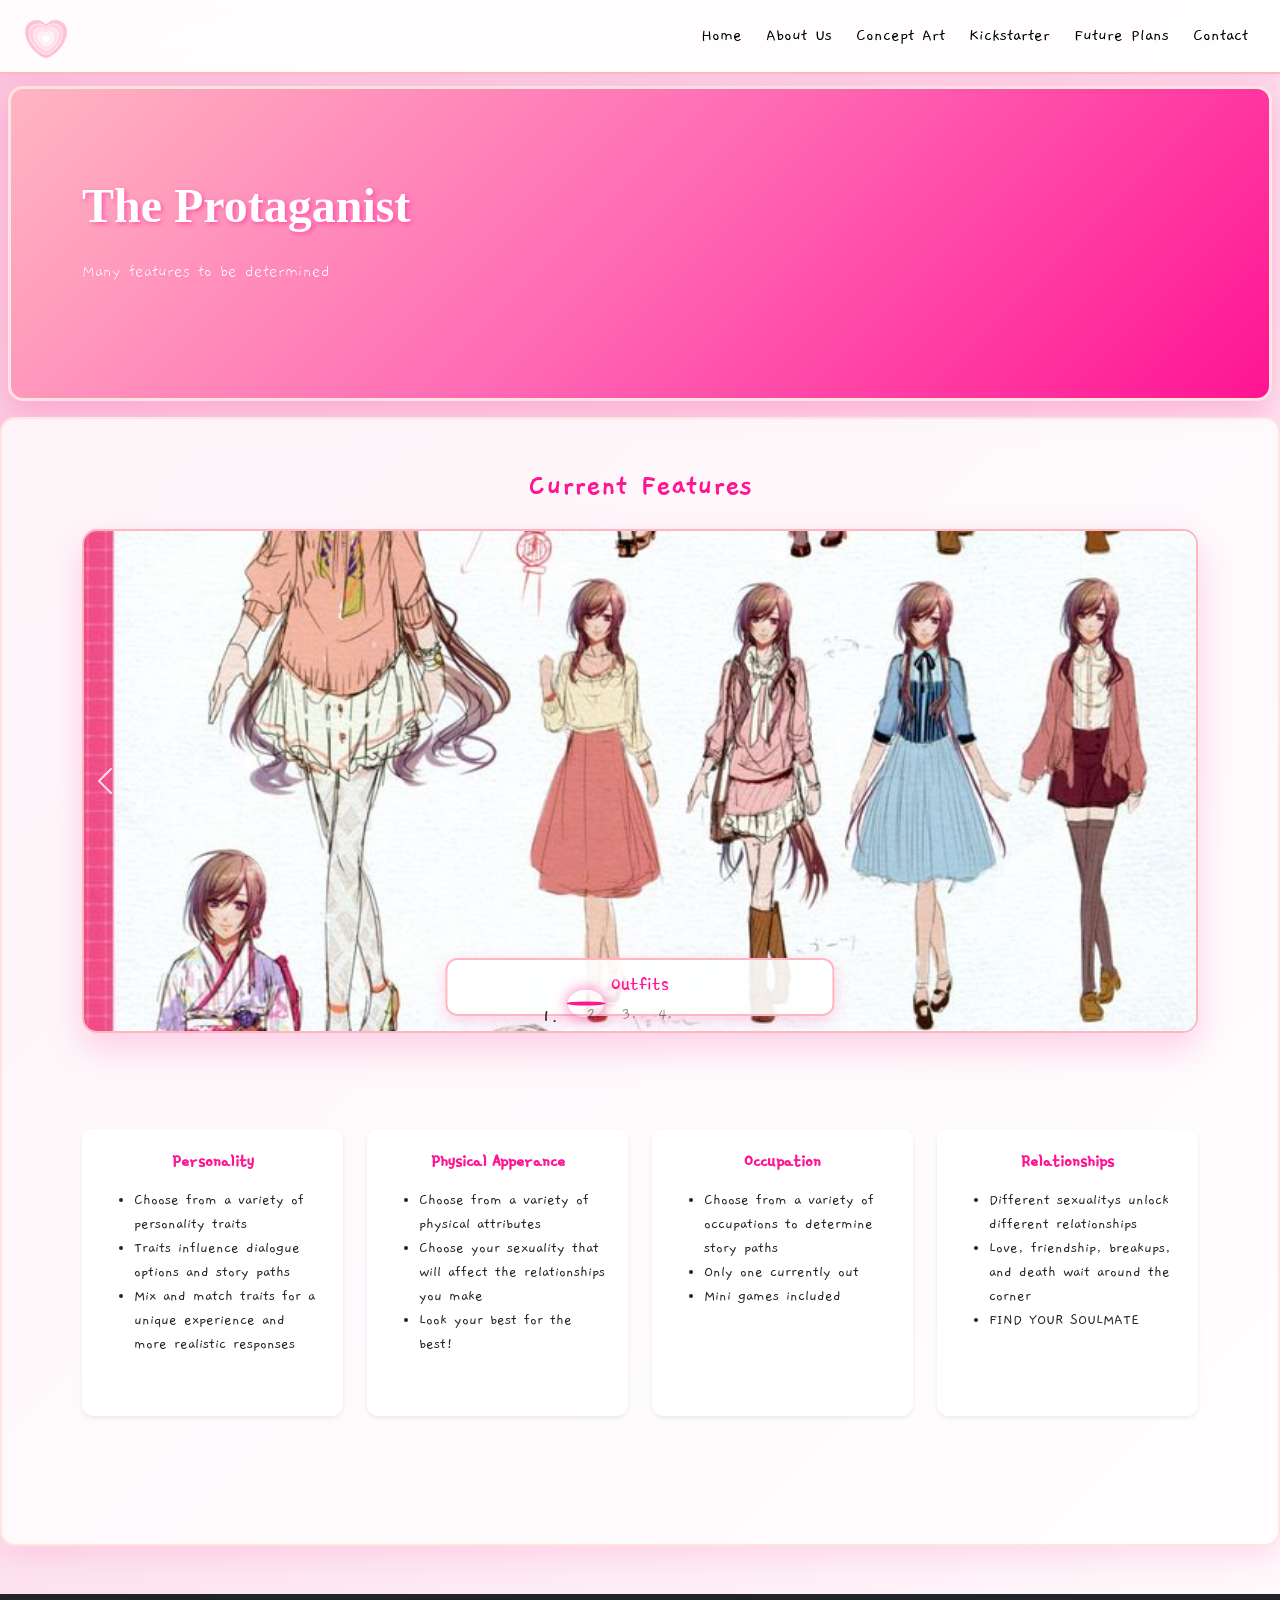
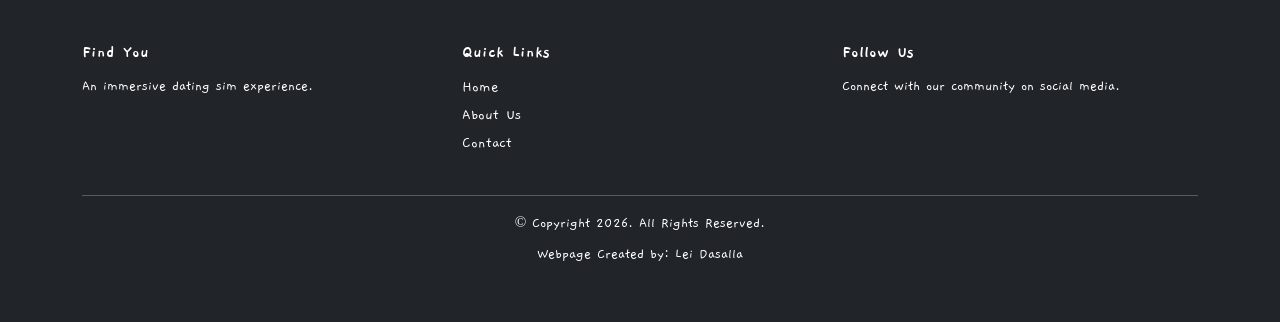
<file: protaganist.html>
<!doctype html>
<!--
	Student Name: Lei Dasalla
	File Name: conceptart.html
	Current Date: 04/29/2026
-->
<html lang="en">
  <head>
    <!-- Required meta tags -->
    <meta charset="utf-8">
    <meta name="viewport" content="width=device-width, initial-scale=1, shrink-to-fit=no">
    <link href="https://cdn.jsdelivr.net/npm/bootstrap@5.3.8/dist/css/bootstrap.min.css" rel="stylesheet" crossorigin="anonymous">
    <link href="css/styles.css" rel="stylesheet">
    <title>Love or Die | Protaganist</title>

    <!-- Google Fonts -->
    <link rel="preconnect" href="https://fonts.googleapis.com">
    <link rel="preconnect" href="https://fonts.gstatic.com" crossorigin>
    <link href="https://fonts.googleapis.com/css2?family=B612:ital,wght@0,400;0,700;1,400;1,700&family=Bitcount+Prop+Double+Ink:wght@100..900&family=Crimson+Pro:ital,wght@0,200..900;1,200..900&family=DM+Serif+Display:ital@0;1&family=Emblema+One&family=Emilys+Candy&family=Gaegu&family=Gamja+Flower&family=Lora:ital,wght@0,400..700;1,400..700&family=PT+Sans:ital,wght@0,400;0,700;1,400;1,700&family=Playfair+Display:ital,wght@0,400..900;1,400..900&family=Roboto:ital,wght@0,100..900;1,100..900&display=swap" rel="stylesheet">
  </head>

  <body>
    <div id="splash-screen" class="splash-screen">
      <div class="splash-content">
        <img src="images/Pink_Heart_Transparent_PNG_Clip_Art_Image.png" alt="Love or Die logo" class="splash-logo">
        <h1>Love or Die</h1>
        <p>Opening the story...</p>
      </div>
    </div>
    <!-- Bootstrap Navigation bar -->
    <nav class="navbar navbar-expand-lg navbar-light sticky-top" role="navigation" aria-label="Main navigation">
      <div class="container-fluid ps-4 pe-4">
        <a class="navbar-brand" href="index.html" aria-label="Love or Die home">
          <img src="images/Pink_Heart_Transparent_PNG_Clip_Art_Image.png" alt="Love or Die logo" class="navbar-logo">
        </a>
         
        <!-- Hamburger menu -->
        <button class="navbar-toggler" type="button" data-bs-toggle="collapse" data-bs-target="#navbarMenu" aria-controls="navbarMenu" aria-expanded="false" aria-label="Toggle navigation">
            <span class="navbar-toggler-icon"></span>
        </button>
        
        <!-- Nav links -->
        <div class="collapse navbar-collapse" id="navbarMenu">
          <ul class="navbar-nav ms-auto">
            <li class="nav-item">
              <a class="nav-link text-black" href="index.html">Home</a>
            </li>
            <li class="nav-item">
              <a class="nav-link text-black" href="aboutus.html">About Us</a>
            </li>
            <li class="nav-item">
              <a class="nav-link text-black" href="conceptart.html" aria-current="page">Concept Art</a>
            </li>
            <li class="nav-item">
              <a class="nav-link text-black" href="kickstarter.html">Kickstarter</a>
            </li>    
            <li class="nav-item">
              <a class="nav-link text-black" href="futureplan.html">Future Plans</a>
            </li> 
            <li class="nav-item">
              <a class="nav-link text-black" href="contact.html">Contact</a>
            </li> 
          </ul>
        </div>  
      </div>
    </nav>
    
    <!-- Page Header -->
    <header class="jumbotron jumbotron-fluid">
      <div class="container py-5">
        <h1 class="display-3 fw-bold mb-4">The Protaganist</h1>
        <p class="lead mb-4">Many features to be determined</p>
      </div>
    </header>
    
    <!-- Main Content Area -->
  <main class="container-fluid px-4 py-5">
    <div class="container">
      <!-- Featured Carousel -->
      <section class="mb-5">
        <h2 class="text-center mb-4 fw-bold text-pink">Current Features</h2>
        <div id="carouselpretty" class="carousel slide carousel-fade" data-bs-ride="carousel" data-bs-interval="3000" data-bs-pause="false">
          <ol class="carousel-indicators">
            <li data-bs-target="#carouselpretty" data-bs-slide-to="0" class="active"></li>
            <li data-bs-target="#carouselpretty" data-bs-slide-to="1"></li>
            <li data-bs-target="#carouselpretty" data-bs-slide-to="2"></li>
            <li data-bs-target="#carouselpretty" data-bs-slide-to="3"></li>
          </ol>
          <div class="carousel-inner">
            <div class="carousel-item active">
              <img class="d-block w-100" src="images/outfits.jpg" alt="First slide">
              <div class="carousel-caption d-none d-md-block">
                <h5>Outfits</h5>
                <p>Multiple outfits for different events</p>
              </div>
            </div>
            <div class="carousel-item">
              <img class="d-block w-100" src="images/themes.png" alt="Second slide">
              <div class="carousel-caption d-none d-md-block">
                <h5>Themes</h5>
                <p>Chooseable themes for each story: Creating the perfect you</p>
              </div>
            </div>
            <div class="carousel-item">
              <img class="d-block w-100" src="images/chinese_otome.png" alt="Third slide">
              <div class="carousel-caption d-none d-md-block">
                <h5>Face Customization</h5>
                <p>Personalize the person you want to become</p>
              </div>
            </div>
            <div class="carousel-item">
              <img class="d-block w-100" src="images/Reines-Des-Fleurs-TITLE.png" alt="Fourth slide">
              <div class="carousel-caption d-none d-md-block">
                <h5>Average/Vague Background</h5>
                <p>Vague background to be filled in during each story</p>
              </div>
            </div>
          </div>
          <a class="carousel-control-prev" href="#carouselpretty" role="button" data-bs-slide="prev">
            <span class="carousel-control-prev-icon" aria-hidden="true"></span>
            <span class="sr-only">&#9825</span>
          </a>
          <a class="carousel-control-next" href="#carouselpretty" role="button" data-bs-slide="next">
            <span class="carousel-control-next-icon" aria-hidden="true"></span>
            <span class="sr-only">&#9825</span>
          </a>
        </div>
      </section>

      <!-- Features Section with Cards -->
      <section class="py-5">
        <div class="row g-4">
          <div class="col-md-6 col-lg-3">
            <div class="card h-100 border-0 shadow-sm hover-card">
              <div class="card-body text-center">
                <h5 class="card-title text-pink fw-bold">Personality</h5>
                <p class="card-text">
                    <ul class="text-start">
                        <li>Choose from a variety of personality traits</li>
                        <li>Traits influence dialogue options and story paths</li>
                        <li>Mix and match traits for a unique experience and more realistic responses</li>
                    </ul>
                </p>
              </div>
            </div>
          </div>
          <div class="col-md-6 col-lg-3">
            <div class="card h-100 border-0 shadow-sm hover-card">
              <div class="card-body text-center">
                <h5 class="card-title text-pink fw-bold">Physical Apperance</h5>
                <p class="card-text">
                    <ul class="text-start">
                        <li>Choose from a variety of physical attributes</li>
                        <li>Choose your sexuality that will affect the relationships you make</li>
                        <li>Look your best for the best!</li>
                    </ul>
                </p>
              </div>
            </div>
          </div>
          <div class="col-md-6 col-lg-3">
            <div class="card h-100 border-0 shadow-sm hover-card">
              <div class="card-body text-center">
                <h5 class="card-title text-pink fw-bold">Occupation</h5>
                <p class="card-text">
                    <ul class="text-start">
                        <li>Choose from a variety of occupations to determine story paths</li>
                        <li>Only one currently out</li>
                        <li>Mini games included</li>
                    </ul>
                </p>
              </div>
            </div>
          </div>
          <div class="col-md-6 col-lg-3">
            <div class="card h-100 border-0 shadow-sm hover-card">
              <div class="card-body text-center">
                <h5 class="card-title text-pink fw-bold">Relationships</h5>
                <p class="card-text">
                    <ul class="text-start">
                        <li>Different sexualitys unlock different relationships</li>
                        <li>Love, friendship, breakups, and death wait around the corner</li>
                        <li>FIND YOUR SOULMATE</li>
                    </ul>
                </p>
              </div>
            </div>
          </div>
        </div>
      </section>
    </div>            
  </main>
    
    <!-- Footer -->
    <footer class="bg-dark text-white py-5 mt-5">
      <div class="container-fluid">
        <div class="container">
          <div class="row mb-4">
            <div class="col-md-4">
              <h5 class="fw-bold">Find You</h5>
              <p>An immersive dating sim experience.</p>
            </div>
            <div class="col-md-4">
              <h5 class="fw-bold">Quick Links</h5>
              <ul class="list-unstyled">
                <li><a href="#" class="text-white text-decoration-none">Home</a></li>
                <li><a href="#" class="text-white text-decoration-none">About Us</a></li>
                <li><a href="#" class="text-white text-decoration-none">Contact</a></li>
              </ul>
            </div>
            <div class="col-md-4">
              <h5 class="fw-bold">Follow Us</h5>
              <p>Connect with our community on social media.</p>
            </div>
          </div>
          <hr class="bg-white">
          <div class="text-center">
            <p>&copy; Copyright 2026. All Rights Reserved.</p>
            <p>Webpage Created by: Lei Dasalla</p>
          </div>
        </div>
      </div>
    </footer>  
    

        <!-- Page splash script: used https://www.youtube.com/watch?v=2ak37WrbSDg-->
    <script>
      window.addEventListener('load', function() {
        var splash = document.getElementById('splash-screen');
        if (splash) {
          splash.classList.add('splash-loaded');
          setTimeout(function() {
            splash.style.display = 'none';
          }, 900);
        }
      });
    </script>
    <script src="https://cdn.jsdelivr.net/npm/bootstrap@5.3.8/dist/js/bootstrap.bundle.min.js" crossorigin="anonymous"></script>
  </body>
</html>
</file>
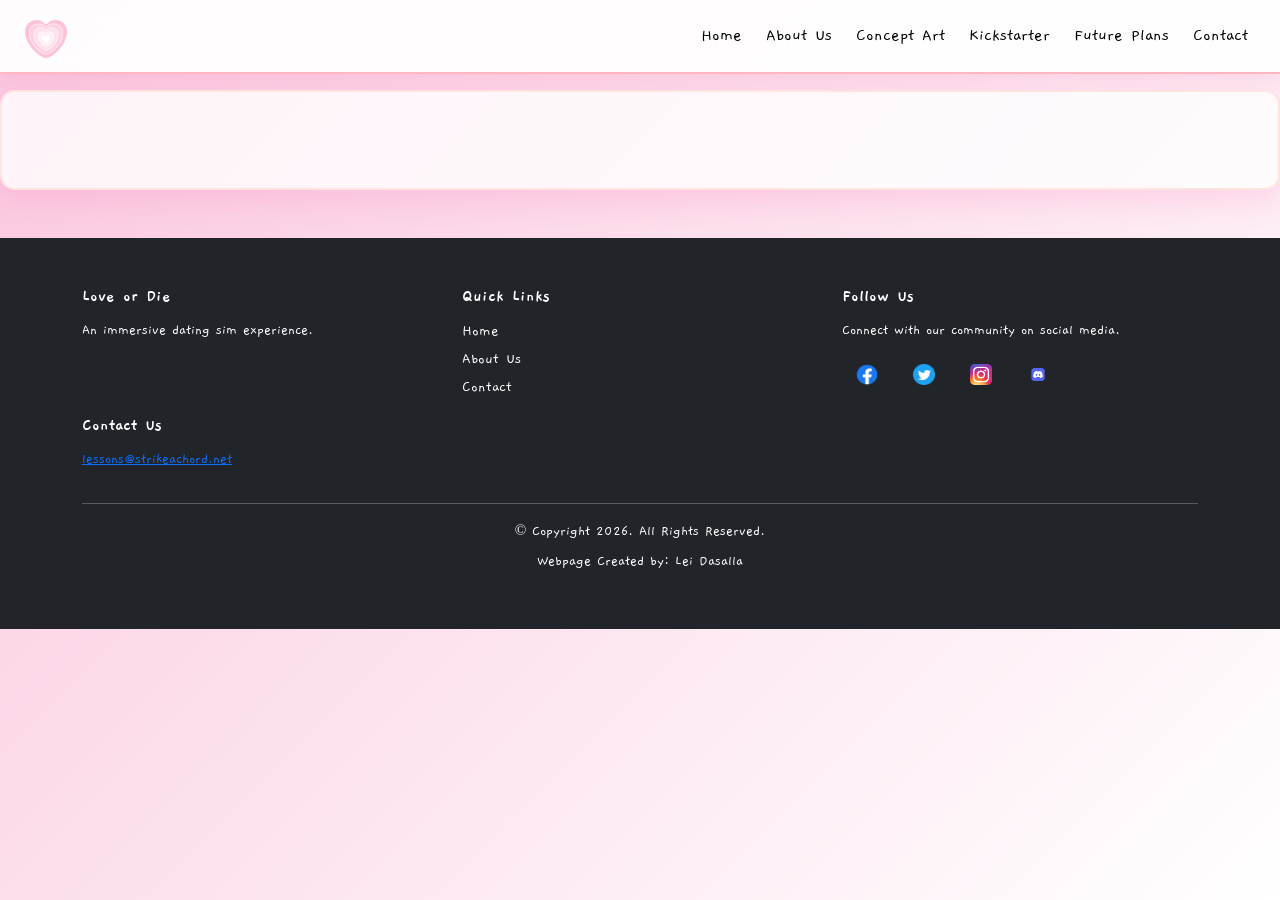
<file: template.html>
<!doctype html>
<!--
	Student Name: Lei Dasalla
	File Name: template.html
	Current Date: 04/29/2026
-->
<html lang="en">
  <head>
    <!-- Required meta tags -->
    <meta charset="utf-8">
    <meta name="viewport" content="width=device-width, initial-scale=1, shrink-to-fit=no">
    <link href="https://cdn.jsdelivr.net/npm/bootstrap@5.3.8/dist/css/bootstrap.min.css" rel="stylesheet" crossorigin="anonymous">
    <link href="css/styles.css" rel="stylesheet">
    <title>Love or Die | Template</title>

    <!-- Google Fonts -->
   <link rel="preconnect" href="https://fonts.googleapis.com">
   <link rel="preconnect" href="https://fonts.gstatic.com" crossorigin>
   <link href="https://fonts.googleapis.com/css2?  family=Bitcount+Prop+Double+Ink:wght@100..900&family=Emblema+One&family=Gamja+Flower&family=Lora:ital,wght@0,400..700;1,400..700&display=swap" rel="stylesheet">

   <link rel="preconnect" href="https://fonts.googleapis.com">
   <link rel="preconnect" href="https://fonts.gstatic.com" crossorigin>
   <link href="https://fonts.googleapis.com/css2?family=B612:ital,wght@0,400;0,700;1,400;1,700&family=Bitcount+Prop+Double+Ink:wght@100..900&family=Crimson+Pro:ital,wght@0,200..900;1,200..900&family=DM+Serif+Display:ital@0;1&family=Emblema+One&family=Gaegu&family=Gamja+Flower&family=Lora:ital,wght@0,400..700;1,400..700&family=PT+Sans:ital,wght@0,400;0,700;1,400;1,700&family=Playfair+Display:ital,wght@0,400..900;1,400..900&family=Roboto:ital,wght@0,100..900;1,100..900&display=swap" rel="stylesheet">
  
   <link rel="preconnect" href="https://fonts.googleapis.com">
   <link rel="preconnect" href="https://fonts.gstatic.com" crossorigin>
   <link href="https://fonts.googleapis.com/css2?family=B612:ital,wght@0,400;0,700;1,400;1,700&family=Bitcount+Prop+Double+Ink:wght@100..900&family=Crimson+Pro:ital,wght@0,200..900;1,200..900&family=DM+Serif+Display:ital@0;1&family=Emblema+One&family=Emilys+Candy&family=Gaegu&family=Gamja+Flower&family=Lora:ital,wght@0,400..700;1,400..700&family=PT+Sans:ital,wght@0,400;0,700;1,400;1,700&family=Playfair+Display:ital,wght@0,400..900;1,400..900&family=Roboto:ital,wght@0,100..900;1,100..900&display=swap" rel="stylesheet">
  </head>

  <body>
    <div id="splash-screen" class="splash-screen">
      <div class="splash-content">
        <img src="images/Pink_Heart_Transparent_PNG_Clip_Art_Image.png" alt="Love or Die logo" class="splash-logo">
        <h1>Love or Die</h1>
        <p>Opening the story...</p>
      </div>
    </div>
    <!-- Bootstrap Navigation bar -->
    <nav class="navbar navbar-expand-lg navbar-light sticky-top" role="navigation" aria-label="Main navigation">
      <div class="container-fluid ps-4 pe-4">
        <a class="navbar-brand" href="index.html" aria-label="Love or Die home">
          <img src="images/Pink_Heart_Transparent_PNG_Clip_Art_Image.png" alt="Love or Die logo" class="navbar-logo">
        </a>
         
        <!-- Hamburger menu -->
        <button class="navbar-toggler" type="button" data-bs-toggle="collapse" data-bs-target="#navbarMenu" aria-controls="navbarMenu" aria-expanded="false" aria-label="Toggle navigation">
            <span class="navbar-toggler-icon"></span>
        </button>
        
        <!-- Nav links -->
        <div class="collapse navbar-collapse" id="navbarMenu">
          <ul class="navbar-nav ms-auto">
            <li class="nav-item">
              <a class="nav-link text-black" href="index.html">Home</a>
            </li>
            <li class="nav-item">
              <a class="nav-link text-black" href="aboutus.html">About Us</a>
            </li>
            <li class="nav-item">
              <a class="nav-link text-black" href="conceptart.html" aria-current="page">Concept Art</a>
            </li>
            <li class="nav-item">
              <a class="nav-link text-black" href="kickstarter.html">Kickstarter</a>
            </li>    
            <li class="nav-item">
              <a class="nav-link text-black" href="futureplan.html">Future Plans</a>
            </li> 
            <li class="nav-item">
              <a class="nav-link text-black" href="contact.html">Contact</a>
            </li> 
          </ul>
        </div>  
      </div>
    </nav>
    
    <!-- Page Header -->
    <header>
    </header>
    
    <!-- Main Content Area -->
  <main class="container-fluid px-4 py-5">   
  </main>
    
    <!-- Footer -->
    <footer class="bg-dark text-white py-5 mt-5">
      <div class="container-fluid">
        <div class="container">
          <div class="row mb-4">
            <div class="col-md-4">
              <h5 class="fw-bold">Love or Die</h5>
              <p>An immersive dating sim experience.</p>
            </div>
            <div class="col-md-4">
              <h5 class="fw-bold">Quick Links</h5>
              <ul class="list-unstyled">
                <li><a href="index.html" class="text-white text-decoration-none">Home</a></li>
                <li><a href="aboutus.html" class="text-white text-decoration-none">About Us</a></li>
                <li><a href="contact.html" class="text-white text-decoration-none">Contact</a></li>
              </ul>
            </div>
            <div class="col-md-4">
                  <div class="social">
                    <h5 class="fw-bold">Follow Us</h5>
                    <p>Connect with our community on social media.</p>
                    <a href="https://www.facebook.com" target="_blank"><img src="images/facebook-logo.png" alt="Facebook logo"></a>
                    <a href="https://www.twitter.com" target="_blank"><img src="images/twitter-logo.png" alt="Twitter logo"></a>
                    <a href="https://www.instagram.com" target="_blank"><img src="images/Instagram_icon.png" alt="Instagram logo"></a>
                    <a href="https://www.discord.com" target="_blank"><img src="images/discord.png" alt="Discord logo"></a>
                  </div>
            </div>
            <div class="col-md-4">
              <h5 class="fw-bold">Contact Us</h5>
              <p><a href="mailto:lessons@strikeachord.net">lessons@strikeachord.net</a></p>
            </div>
          </div>
          <hr class="bg-white">
          <div class="text-center">
            <p>&copy; Copyright 2026. All Rights Reserved.</p>
            <p>Webpage Created by: Lei Dasalla</p>
          </div>
        </div>
      </div>
    </footer>
    

        <!-- Page splash script: used https://www.youtube.com/watch?v=2ak37WrbSDg-->
    <script>
      window.addEventListener('load', function() {
        var splash = document.getElementById('splash-screen');
        if (splash) {
          splash.classList.add('splash-loaded');
          setTimeout(function() {
            splash.style.display = 'none';
          }, 900);
        }
      });
    </script>
    <script src="https://cdn.jsdelivr.net/npm/bootstrap@5.3.8/dist/js/bootstrap.bundle.min.js" crossorigin="anonymous"></script>
  </body>
</html>
</file>
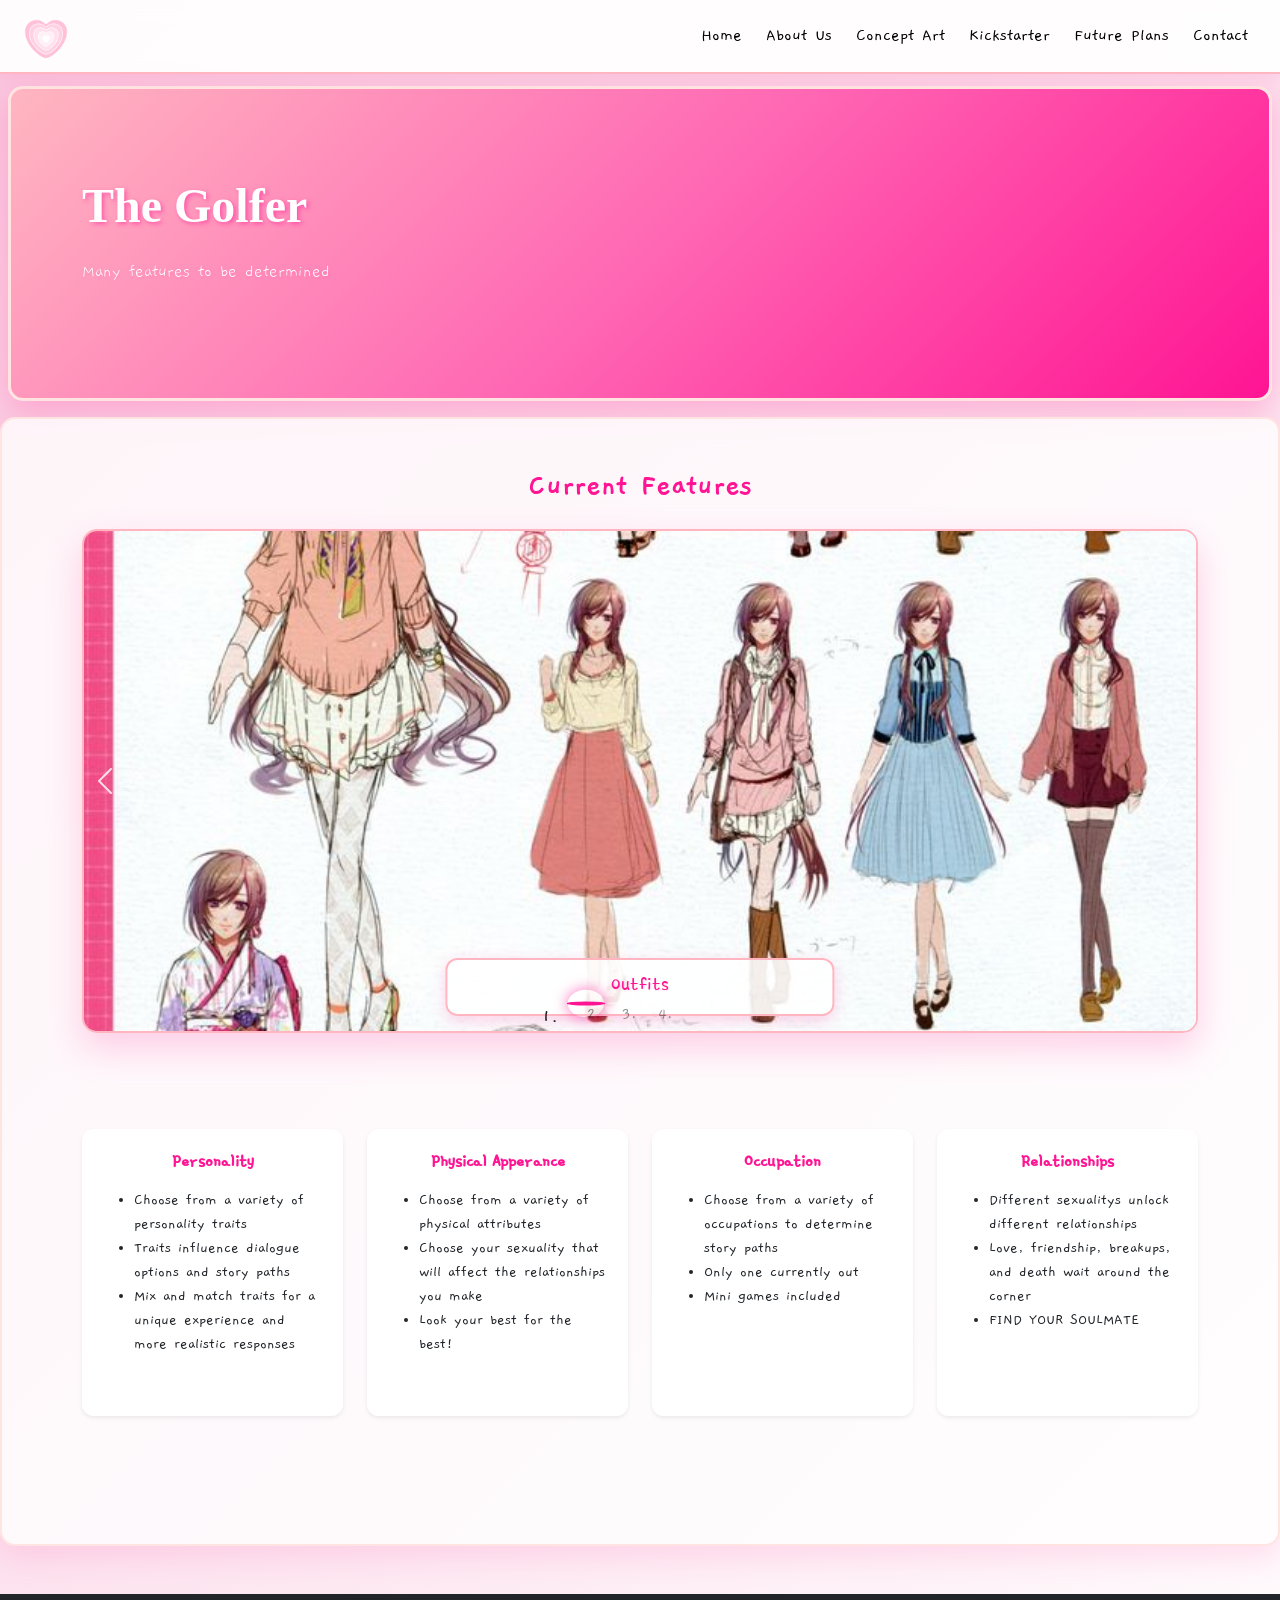
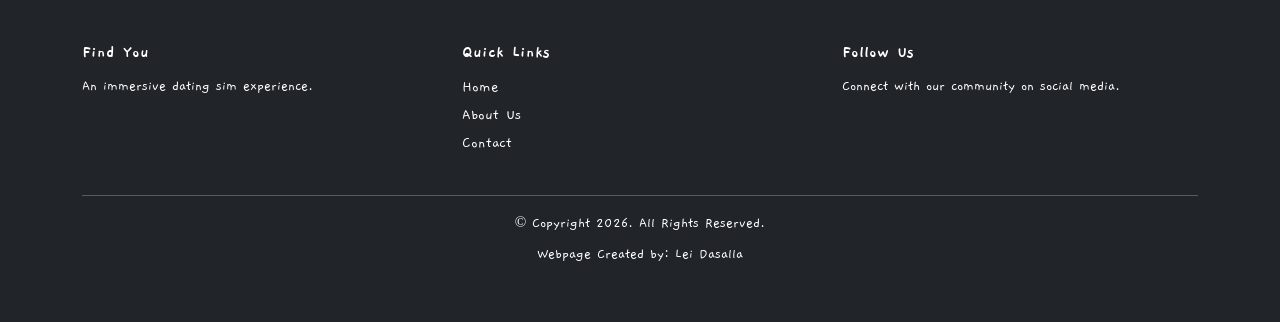
<file: yuri.html>
<!doctype html>
<!--
	Student Name: Lei Dasalla
	File Name: conceptart.html
	Current Date: 04/29/2026
-->
<html lang="en">
  <head>
    <!-- Required meta tags -->
    <meta charset="utf-8">
    <meta name="viewport" content="width=device-width, initial-scale=1, shrink-to-fit=no">
    <link href="https://cdn.jsdelivr.net/npm/bootstrap@5.3.8/dist/css/bootstrap.min.css" rel="stylesheet" crossorigin="anonymous">
    <link href="css/styles.css" rel="stylesheet">
    <title>Love or Die | Golfer</title>

    <!-- Google Fonts -->
    <link rel="preconnect" href="https://fonts.googleapis.com">
    <link rel="preconnect" href="https://fonts.gstatic.com" crossorigin>
    <link href="https://fonts.googleapis.com/css2?family=B612:ital,wght@0,400;0,700;1,400;1,700&family=Bitcount+Prop+Double+Ink:wght@100..900&family=Crimson+Pro:ital,wght@0,200..900;1,200..900&family=DM+Serif+Display:ital@0;1&family=Emblema+One&family=Emilys+Candy&family=Gaegu&family=Gamja+Flower&family=Lora:ital,wght@0,400..700;1,400..700&family=PT+Sans:ital,wght@0,400;0,700;1,400;1,700&family=Playfair+Display:ital,wght@0,400..900;1,400..900&family=Roboto:ital,wght@0,100..900;1,100..900&display=swap" rel="stylesheet">
  </head>

  <body>
    <div id="splash-screen" class="splash-screen">
      <div class="splash-content">
        <img src="images/Pink_Heart_Transparent_PNG_Clip_Art_Image.png" alt="Love or Die logo" class="splash-logo">
        <h1>Love or Die</h1>
        <p>Opening the story...</p>
      </div>
    </div>
    <!-- Bootstrap Navigation bar -->
    <nav class="navbar navbar-expand-lg navbar-light sticky-top" role="navigation" aria-label="Main navigation">
      <div class="container-fluid ps-4 pe-4">
        <a class="navbar-brand" href="index.html" aria-label="Love or Die home">
          <img src="images/Pink_Heart_Transparent_PNG_Clip_Art_Image.png" alt="Love or Die logo" class="navbar-logo">
        </a>
         
        <!-- Hamburger menu -->
        <button class="navbar-toggler" type="button" data-bs-toggle="collapse" data-bs-target="#navbarMenu" aria-controls="navbarMenu" aria-expanded="false" aria-label="Toggle navigation">
            <span class="navbar-toggler-icon"></span>
        </button>
        
        <!-- Nav links -->
        <div class="collapse navbar-collapse" id="navbarMenu">
          <ul class="navbar-nav ms-auto">
            <li class="nav-item">
              <a class="nav-link text-black" href="index.html">Home</a>
            </li>
            <li class="nav-item">
              <a class="nav-link text-black" href="aboutus.html">About Us</a>
            </li>
            <li class="nav-item">
              <a class="nav-link text-black" href="conceptart.html" aria-current="page">Concept Art</a>
            </li>
            <li class="nav-item">
              <a class="nav-link text-black" href="kickstarter.html">Kickstarter</a>
            </li>    
            <li class="nav-item">
              <a class="nav-link text-black" href="futureplan.html">Future Plans</a>
            </li> 
            <li class="nav-item">
              <a class="nav-link text-black" href="contact.html">Contact</a>
            </li> 
          </ul>
        </div>  
      </div>
    </nav>
    
    <!-- Page Header -->
    <header class="jumbotron jumbotron-fluid">
      <div class="container py-5">
        <h1 class="display-3 fw-bold mb-4">The Golfer</h1>
        <p class="lead mb-4">Many features to be determined</p>
      </div>
    </header>
    
    <!-- Main Content Area -->
  <main class="container-fluid px-4 py-5">
    <div class="container">
      <!-- Featured Carousel -->
      <section class="mb-5">
        <h2 class="text-center mb-4 fw-bold text-pink">Current Features</h2>
        <div id="carouselpretty" class="carousel slide carousel-fade" data-bs-ride="carousel" data-bs-interval="3000" data-bs-pause="false">
          <ol class="carousel-indicators">
            <li data-bs-target="#carouselpretty" data-bs-slide-to="0" class="active"></li>
            <li data-bs-target="#carouselpretty" data-bs-slide-to="1"></li>
            <li data-bs-target="#carouselpretty" data-bs-slide-to="2"></li>
            <li data-bs-target="#carouselpretty" data-bs-slide-to="3"></li>
          </ol>
          <div class="carousel-inner">
            <div class="carousel-item active">
              <img class="d-block w-100" src="images/outfits.jpg" alt="First slide">
              <div class="carousel-caption d-none d-md-block">
                <h5>Outfits</h5>
                <p>Multiple outfits for different events</p>
              </div>
            </div>
            <div class="carousel-item">
              <img class="d-block w-100" src="images/themes.png" alt="Second slide">
              <div class="carousel-caption d-none d-md-block">
                <h5>Themes</h5>
                <p>Chooseable themes for each story: Creating the perfect you</p>
              </div>
            </div>
            <div class="carousel-item">
              <img class="d-block w-100" src="images/chinese_otome.png" alt="Third slide">
              <div class="carousel-caption d-none d-md-block">
                <h5>Face Customization</h5>
                <p>Personalize the person you want to become</p>
              </div>
            </div>
            <div class="carousel-item">
              <img class="d-block w-100" src="images/Reines-Des-Fleurs-TITLE.png" alt="Fourth slide">
              <div class="carousel-caption d-none d-md-block">
                <h5>Average/Vague Background</h5>
                <p>Vague background to be filled in during each story</p>
              </div>
            </div>
          </div>
          <a class="carousel-control-prev" href="#carouselpretty" role="button" data-bs-slide="prev">
            <span class="carousel-control-prev-icon" aria-hidden="true"></span>
            <span class="sr-only">&#9825</span>
          </a>
          <a class="carousel-control-next" href="#carouselpretty" role="button" data-bs-slide="next">
            <span class="carousel-control-next-icon" aria-hidden="true"></span>
            <span class="sr-only">&#9825</span>
          </a>
        </div>
      </section>

      <!-- Features Section with Cards -->
      <section class="py-5">
        <div class="row g-4">
          <div class="col-md-6 col-lg-3">
            <div class="card h-100 border-0 shadow-sm hover-card">
              <div class="card-body text-center">
                <h5 class="card-title text-pink fw-bold">Personality</h5>
                <p class="card-text">
                    <ul class="text-start">
                        <li>Choose from a variety of personality traits</li>
                        <li>Traits influence dialogue options and story paths</li>
                        <li>Mix and match traits for a unique experience and more realistic responses</li>
                    </ul>
                </p>
              </div>
            </div>
          </div>
          <div class="col-md-6 col-lg-3">
            <div class="card h-100 border-0 shadow-sm hover-card">
              <div class="card-body text-center">
                <h5 class="card-title text-pink fw-bold">Physical Apperance</h5>
                <p class="card-text">
                    <ul class="text-start">
                        <li>Choose from a variety of physical attributes</li>
                        <li>Choose your sexuality that will affect the relationships you make</li>
                        <li>Look your best for the best!</li>
                    </ul>
                </p>
              </div>
            </div>
          </div>
          <div class="col-md-6 col-lg-3">
            <div class="card h-100 border-0 shadow-sm hover-card">
              <div class="card-body text-center">
                <h5 class="card-title text-pink fw-bold">Occupation</h5>
                <p class="card-text">
                    <ul class="text-start">
                        <li>Choose from a variety of occupations to determine story paths</li>
                        <li>Only one currently out</li>
                        <li>Mini games included</li>
                    </ul>
                </p>
              </div>
            </div>
          </div>
          <div class="col-md-6 col-lg-3">
            <div class="card h-100 border-0 shadow-sm hover-card">
              <div class="card-body text-center">
                <h5 class="card-title text-pink fw-bold">Relationships</h5>
                <p class="card-text">
                    <ul class="text-start">
                        <li>Different sexualitys unlock different relationships</li>
                        <li>Love, friendship, breakups, and death wait around the corner</li>
                        <li>FIND YOUR SOULMATE</li>
                    </ul>
                </p>
              </div>
            </div>
          </div>
        </div>
      </section>
    </div>            
  </main>
    
    <!-- Footer -->
    <footer class="bg-dark text-white py-5 mt-5">
      <div class="container-fluid">
        <div class="container">
          <div class="row mb-4">
            <div class="col-md-4">
              <h5 class="fw-bold">Find You</h5>
              <p>An immersive dating sim experience.</p>
            </div>
            <div class="col-md-4">
              <h5 class="fw-bold">Quick Links</h5>
              <ul class="list-unstyled">
                <li><a href="#" class="text-white text-decoration-none">Home</a></li>
                <li><a href="#" class="text-white text-decoration-none">About Us</a></li>
                <li><a href="#" class="text-white text-decoration-none">Contact</a></li>
              </ul>
            </div>
            <div class="col-md-4">
              <h5 class="fw-bold">Follow Us</h5>
              <p>Connect with our community on social media.</p>
            </div>
          </div>
          <hr class="bg-white">
          <div class="text-center">
            <p>&copy; Copyright 2026. All Rights Reserved.</p>
            <p>Webpage Created by: Lei Dasalla</p>
          </div>
        </div>
      </div>
    </footer>  
    

        <!-- Page splash script: used https://www.youtube.com/watch?v=2ak37WrbSDg-->
    <script>
      window.addEventListener('load', function() {
        var splash = document.getElementById('splash-screen');
        if (splash) {
          splash.classList.add('splash-loaded');
          setTimeout(function() {
            splash.style.display = 'none';
          }, 900);
        }
      });
    </script>
    <script src="https://cdn.jsdelivr.net/npm/bootstrap@5.3.8/dist/js/bootstrap.bundle.min.js" crossorigin="anonymous"></script>
  </body>
</html>
</file>
<file: css/styles.css>
/* Love or Die Dating Sim - Custom Styles */

/* ===== GLOBAL STYLES ===== */
body {
    background: linear-gradient(135deg, #fac6de, #ffffff, #fac6de);
    background-size: 200% 200%;
    font-family: 'Gaegu', cursive;
    min-height: 100vh;
    animation: gradientShift 8s ease infinite;
}

@keyframes gradientShift {
    0% { background-position: 0% 50%; }
    50% { background-position: 100% 50%; }
    100% { background-position: 0% 50%; }
}

/* ===== NAVIGATION ===== */
.navbar {
    background-color: rgba(255, 255, 255, 0.95);
    backdrop-filter: blur(10px);
    box-shadow: 0 2px 15px rgba(255, 105, 180, 0.2);
    border-bottom: 2px solid #ffb6c1;
    z-index: 1020;
}

.navbar-brand {
    font-family: 'Gamja Flower', cursive;
    font-size: 1.8rem;
    color: #ff1493;
    text-shadow: 1px 1px 2px rgba(255, 105, 180, 0.3);
    margin-right: 2rem;
}

.navbar-logo {
    height: 2.5rem;
    width: auto;
}

.navbar-nav {
    gap: 0.5rem;
}

.navbar-nav .nav-link {
    font-family: 'Gaegu', cursive;
    font-size: 1.1rem;
    color: #ff69b4;
    transition: color 0.3s ease;
    padding: 0.5rem 1rem;
}

.navbar-nav .nav-link:hover {
    color: #ff1493;
    text-shadow: 0 0 5px rgba(255, 20, 147, 0.5);
    animation: jiggle 0.9s ease-in-out;
}

@keyframes jiggle {
    0% { transform: scale(1) rotate(0deg); }
    25% { transform: scale(1.15) rotate(-3deg); }
    50% { transform: scale(1.25) rotate(0deg); }
    75% { transform: scale(1.15) rotate(3deg); }
    100% { transform: scale(1) rotate(0deg); }
}

/* ===== JUMBOTRON ===== */
.jumbotron {
    background: linear-gradient(135deg, #ffb6c1 0%, #ff69b4 50%, #ff1493 100%);
    color: white;
    border-radius: 20px;
    padding: 4rem 2rem;
    margin: 0;
    box-shadow: 0 10px 30px rgba(255, 105, 180, 0.4);
    border: 3px solid #ffe4e1;
}

.jumbotron h1 {
    font-family: 'Emilys+Candy', cursive;
    text-shadow: 2px 2px 4px rgba(255, 20, 147, 0.5);
    font-size: 3.5rem;
    color: #fff;
}

.jumbotron p {
    font-family: 'Gaegu', cursive;
    font-size: 1.3rem;
    text-shadow: 1px 1px 2px rgba(255, 105, 180, 0.3);
}

.jumbotron .btn-primary {
    background-color: #ff1493;
    border-color: #ff1493;
    border-radius: 30px;
    padding: 12px 35px;
    font-weight: bold;
    font-family: 'Gamja Flower', cursive;
    font-size: 1.2rem;
    transition: all 0.3s ease;
    box-shadow: 0 5px 15px rgba(255, 20, 147, 0.3);
}

.jumbotron .btn-primary:hover {
    background-color: #ff69b4;
    border-color: #ff69b4;
    transform: translateY(-3px) scale(1.05);
    box-shadow: 0 8px 25px rgba(255, 105, 180, 0.4);
}

/* ===== CAROUSEL ===== */
.carousel {
    border-radius: 20px;
    overflow: hidden;
    box-shadow: 0 15px 35px rgba(255, 105, 180, 0.3);
    margin: 20px 0;
    border: 3px solid #ffb6c1;
}

.carousel-item img {
    height: 800px;
    width: auto;
    object-fit: cover;
    transition: transform 0.5s ease;
}

.carousel-item:hover img {
    transform: scale(1.05);
}

.carousel-control-prev,
.carousel-control-next {
    width: 5%;
    opacity: 0.8;
    transition: opacity 0.3s ease;
}

.carousel-control-prev:hover,
.carousel-control-next:hover {
    opacity: 1;
}

.carousel-indicators li {
    background-color: rgba(255, 182, 193, 0.7);
    border: 2px solid #ff69b4;
    width: 15px;
    height: 15px;
    border-radius: 50%;
    margin: 0 5px;
}

.carousel-indicators .active {
    background-color: #ff1493;
    transform: scale(1.3);
    box-shadow: 0 0 10px rgba(255, 20, 147, 0.5);
}

.carousel-caption {
    background: rgba(255, 255, 255, 0.9);
    border-radius: 15px;
    padding: 15px 25px;
    bottom: 20px;
    left: 50%;
    transform: translateX(-50%);
    text-align: center;
    border: 2px solid #ffb6c1;
    box-shadow: 0 5px 15px rgba(255, 105, 180, 0.3);
}

.carousel-caption h5 {
    font-family: 'Gamja Flower', cursive;
    color: #ff1493;
    margin-bottom: 5px;
    font-size: 1.5rem;
    text-shadow: 1px 1px 2px rgba(255, 105, 180, 0.2);
}

.carousel-caption p {
    color: #ff69b4;
    margin: 0;
    font-size: 1rem;
    font-family: 'Gaegu', cursive;
    text-shadow: 1px 1px 2px rgba(255, 182, 193, 0.3);
}

/* ===== MAIN CONTENT ===== */
main {
    background: rgba(255, 255, 255, 0.8);
    border-radius: 20px;
    padding: 30px;
    margin: 20px 0;
    box-shadow: 0 10px 30px rgba(255, 105, 180, 0.2);
    border: 2px solid #ffe4e1;
}

/* ===== CARD STYLES ===== */
.card {
    background: rgba(255, 255, 255, 0.95);
    border: 1px solid #ffe4e1;
    transition: all 0.3s ease;
    border-radius: 15px;
}

.hover-card {
    transition: transform 0.3s ease, box-shadow 0.3s ease;
}

.hover-card:hover {
    transform: translateY(-8px);
    box-shadow: 0 12px 24px rgba(255, 105, 180, 0.25);
}

.card-title {
    font-family: 'Gamja Flower', cursive;
    font-weight: bold;
}

.card-body {
    padding: 1.5rem;
}

.featured-tier {
    transform: scale(1.05);
}

/* ===== ACCORDION ===== */
.accordion-button:not(.collapsed) {
    background-color: rgba(255, 105, 180, 0.1);
    color: #ff1493;
    font-weight: bold;
}

.accordion-button:focus {
    box-shadow: 0 0 0 0.25rem rgba(255, 105, 180, 0.25);
}

/* ===== FORM STYLES ===== */
.form-control:focus,
.form-select:focus {
    border-color: #ff69b4;
    box-shadow: 0 0 0 0.2rem rgba(255, 105, 180, 0.25);
}

.form-check-input:checked {
    background-color: #ff1493;
    border-color: #ff1493;
}

.form-check-input:focus {
    border-color: #ff69b4;
    box-shadow: 0 0 0 0.25rem rgba(255, 105, 180, 0.25);
}

/* ===== BUTTON STYLES ===== */
.btn-outline-primary:hover {
    color: #fff;
    background-color: #ff69b4;
    border-color: #ff69b4;
}

.btn-pink {
    background-color: #ff99aa;
    border: none;
    color: #fff;
    border-radius: 0 0 0.5rem 0.5rem;
    padding: 12px;
    width: 100%;
    position: relative;
    z-index: 2;
}

.btn-pink:hover {
    background-color: #ff1493;
}

/* ===== FIGURE/IMAGE STYLES ===== */
figure {
    margin-bottom: 2rem;
    overflow: hidden;
    display: flex;
    flex-direction: column;
    height: 100%;
    background: #fff;
    border-radius: 0.5rem;
}

figure img {
    width: 100%;
    aspect-ratio: 3 / 4;
    object-fit: cover;
    object-position: top;
    transition: transform 0.3s ease;
    display: block;
}

figure:hover img {
    transform: scale(1.05);
}

figcaption {
    font-family: 'Gamja Flower', cursive;
    color: #ff1493;
    font-weight: bold;
    margin-top: 0.5rem;
}

/* ===== SPLASH SCREEN ===== */
.splash-screen {
    position: fixed;
    inset: 0;
    z-index: 3000;
    display: flex;
    align-items: center;
    justify-content: center;
    background: radial-gradient(circle at top, rgba(255, 182, 193, 0.95), rgba(255, 20, 147, 0.95));
    color: #ffffff;
    transition: opacity 3s ease;
}

.splash-loaded {
    opacity: 0;
    pointer-events: none;
}

.splash-content {
    text-align: center;
    padding: 2rem 2.5rem;
    border: 2px solid rgba(255, 255, 255, 0.6);
    border-radius: 25px;
    box-shadow: 0 20px 60px rgba(255, 105, 180, 0.35);
    background: rgba(255, 255, 255, 0.08);
    backdrop-filter: blur(8px);
    animation: splashPulse 3s ease-in-out infinite alternate;
}

.splash-logo {
    width: 100px;
    margin-bottom: 1rem;
    filter: drop-shadow(0 0 15px rgba(255, 255, 255, 0.8));
}

.splash-content h1 {
    font-family: 'Gamja Flower', cursive;
    font-size: 3rem;
    margin-bottom: 0.5rem;
    letter-spacing: 0.2rem;
    text-shadow: 0 0 20px rgba(255, 255, 255, 0.7);
}

.splash-content p {
    font-family: 'Gaegu', cursive;
    font-size: 1.25rem;
    margin: 0;
    color: rgba(255, 255, 255, 0.95);
}

@keyframes splashPulse {
    0% { transform: scale(1); }
    100% { transform: scale(1.03); }
}

/* ===== SOCIAL MEDIA ICONS ===== */
.social img {
    display: inline-block;
    padding: 4%;
    width: 50px;
    height: 50px;
}

/* ===== UTILITY CLASSES ===== */
.text-pink { color: #ff1493; }
.text-black { color: #000; }
.text-green { color: #237c23; }
.text-blue { color: #46a2ff; }

.bg-pink { background-color: #ffb6c1; }
.bg-black { background-color: #000; }

.border-pink { border-color: #ffb6c1 !important; }

/* ===== RESPONSIVE MEDIA QUERIES ===== */

@media screen and (min-width: 488px), print{
    .jumbotron {
        padding: 1.5rem 1rem;
        margin: 0 0.5rem;
        border-radius: 15px;
    }

    .jumbotron h1 {
        font-size: 2rem;
        margin-bottom: 1rem;
    }

    .jumbotron p {
        font-size: 1rem;
        margin-bottom: 1rem;
    }

    .jumbotron .btn-primary {
        font-size: 0.95rem;
        padding: 8px 20px;
    }

    main {
        padding: 1rem;
        margin: 0.5rem 0;
        border-radius: 10px;
    }

    .carousel {
        border-radius: 10px;
        margin: 1rem 0;
        border: 2px solid #ffb6c1;
    }

    .carousel-item img {
        height: 300px;
    }

    .carousel-caption {
        bottom: 10px;
        padding: 10px 15px;
        border-radius: 10px;
    }

    .carousel-caption h5 {
        font-size: 1rem;
        margin-bottom: 3px;
    }

    .carousel-caption p {
        font-size: 0.85rem;
        display: none;
    }

    .card {
        margin-bottom: 1rem;
        border-radius: 10px;
    }

    .card-body {
        padding: 1rem;
    }

    section {
        margin-bottom: 1.5rem;
    }

    section h2 {
        font-size: 1.5rem;
        margin-bottom: 1rem;
    }

    section h3 {
        font-size: 1.2rem;
    }

    footer h5 {
        font-size: 1rem;
        margin-bottom: 0.5rem;
    }

    footer p {
        font-size: 0.9rem;
        margin-bottom: 0.5rem;
    }

    .list-unstyled li {
        margin-bottom: 0.25rem;
    }

    .form-control,
    .form-select {
        font-size: 1rem;
        padding: 0.5rem;
    }

    .form-label {
        font-size: 0.95rem;
        margin-bottom: 0.4rem;
    }

    .btn {
        font-size: 0.95rem;
        padding: 0.5rem 1rem;
    }

    .btn-lg {
        font-size: 1rem;
        padding: 0.75rem 1.5rem;
    }

    .alert {
        padding: 1rem;
        font-size: 0.9rem;
    }

    .alert h4 {
        font-size: 1.1rem;
        margin-bottom: 0.5rem;
    }

    figure {
        margin-bottom: 1rem;
    }

    figcaption {
        font-size: 0.9rem;
        margin-top: 0.4rem;
    }

    .featured-tier {
        transform: scale(1);
    }
}

@media screen and (min-width: 769px), print {
    .jumbotron {
        padding: 2.5rem 1.5rem;
        margin: 0.75rem 0.5rem;
        border-radius: 15px;
    }

    .jumbotron h1 {
        font-size: 3rem;
        margin-bottom: 1.5rem;
    }

    .jumbotron p {
        font-size: 1.15rem;
        margin-bottom: 1.5rem;
    }

    .jumbotron .btn-primary {
        font-size: 1.05rem;
        padding: 10px 28px;
    }

    main {
        padding: 1.5rem;
        margin: 1rem 0.5rem;
        border-radius: 15px;
    }

    .carousel {
        border-radius: 15px;
        margin: 1.5rem 0;
        border: 2px solid #ffb6c1;
    }

    .carousel-item img {
        height: 500px;
    }

    .carousel-caption {
        bottom: 15px;
        padding: 12px 20px;
        border-radius: 12px;
    }

    .carousel-caption h5 {
        font-size: 1.3rem;
        margin-bottom: 5px;
    }

    .carousel-caption p {
        font-size: 0.95rem;
    }

    .card {
        margin-bottom: 1.5rem;
        border-radius: 12px;
    }

    .card-body {
        padding: 1.25rem;
    }

    .card-title {
        font-size: 1.2rem;
    }

    .card-text {
        font-size: 0.95rem;
    }

    section {
        margin-bottom: 2rem;
    }

    section h2 {
        font-size: 2rem;
        margin-bottom: 1.5rem;
    }

    section h3 {
        font-size: 1.4rem;
    }

    footer h5 {
        font-size: 1.1rem;
        margin-bottom: 0.75rem;
    }

    footer p {
        font-size: 0.95rem;
        margin-bottom: 0.5rem;
    }

    .form-control,
    .form-select {
        font-size: 1rem;
        padding: 0.6rem;
    }

    .form-label {
        font-size: 1rem;
        margin-bottom: 0.5rem;
    }

    .btn {
        font-size: 1rem;
        padding: 0.6rem 1.2rem;
    }

    .btn-lg {
        font-size: 1.1rem;
        padding: 0.8rem 1.8rem;
    }

    .alert {
        padding: 1.25rem;
        font-size: 0.95rem;
    }

    .alert h4 {
        font-size: 1.25rem;
        margin-bottom: 0.75rem;
    }

    figure {
        margin-bottom: 1.5rem;
    }

    figcaption {
        font-size: 0.95rem;
        margin-top: 0.5rem;
    }
}
@media screen and (min-width: 1441px){
    .jumbotron {
        padding: 6rem 5rem;
    }

    .jumbotron h1 {
        font-size: 5.5rem;
    }

    .jumbotron p {
        font-size: 1.6rem;
    }

    section h2 {
        font-size: 3.2rem;
    }

    footer {
        padding: 4rem 2rem;
    }
}
</file>
